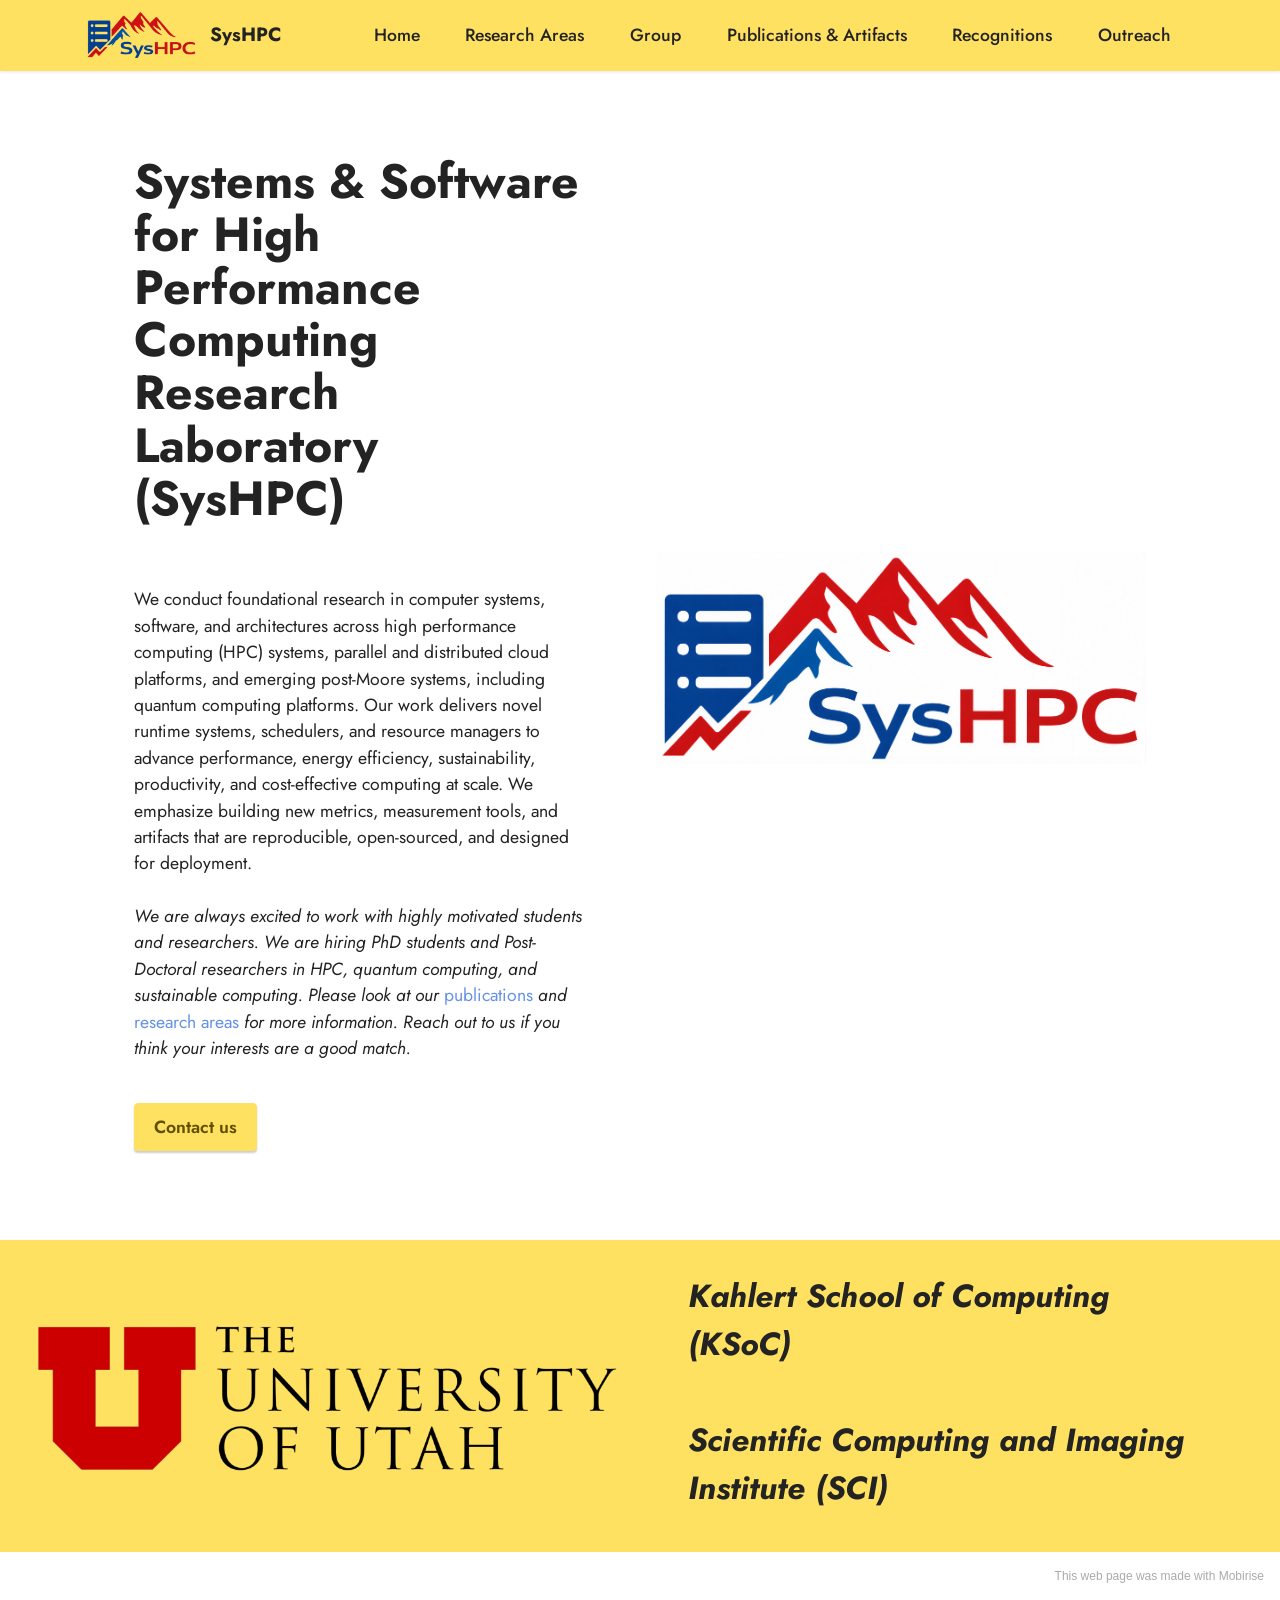
<file: index.html>
<!DOCTYPE html>
<html  >
<head>
  <!-- Site made with Mobirise Website Builder v5.4.1, https://mobirise.com -->
  <meta charset="UTF-8">
  <meta http-equiv="X-UA-Compatible" content="IE=edge">
  <meta name="generator" content="Mobirise v5.4.1, mobirise.com">
  <meta name="viewport" content="width=device-width, initial-scale=1, minimum-scale=1">
  <link rel="shortcut icon" href="assets/images/syshpc-removebg.png" type="image/x-icon">
  <meta name="description" content="">
  
  
  <title>Home</title>
  <link rel="stylesheet" href="assets/bootstrap/css/bootstrap.min.css">
  <link rel="stylesheet" href="assets/bootstrap/css/bootstrap-grid.min.css">
  <link rel="stylesheet" href="assets/bootstrap/css/bootstrap-reboot.min.css">
  <link rel="stylesheet" href="assets/parallax/jarallax.css">
  <link rel="stylesheet" href="assets/dropdown/css/style.css">
  <link rel="stylesheet" href="assets/socicon/css/styles.css">
  <link rel="stylesheet" href="assets/theme/css/style.css">
  <link rel="preload" href="https://fonts.googleapis.com/css?family=Jost:100,200,300,400,500,600,700,800,900,100i,200i,300i,400i,500i,600i,700i,800i,900i&display=swap" as="style" onload="this.onload=null;this.rel='stylesheet'">
  <noscript><link rel="stylesheet" href="https://fonts.googleapis.com/css?family=Jost:100,200,300,400,500,600,700,800,900,100i,200i,300i,400i,500i,600i,700i,800i,900i&display=swap"></noscript>
  <link rel="preload" as="style" href="assets/mobirise/css/mbr-additional.css"><link rel="stylesheet" href="assets/mobirise/css/mbr-additional.css" type="text/css">
  
  
  
  
</head>
<body>
  
  <section data-bs-version="5.1" class="menu menu2 cid-v6v8Bqb8PR" once="menu" id="menu2-4">
    
    <nav class="navbar navbar-dropdown navbar-fixed-top navbar-expand-lg">
        <div class="container">
            <div class="navbar-brand">
                <span class="navbar-logo">
                    <a href="index.html">
                        <img src="assets/images/syshpc-removebg.png" alt="Mobirise" style="height: 3rem;">
                    </a>
                </span>
                <span class="navbar-caption-wrap"><a class="navbar-caption text-black text-primary display-7" href="index.html">SysHPC</a></span>
            </div>
            <button class="navbar-toggler" type="button" data-toggle="collapse" data-bs-toggle="collapse" data-target="#navbarSupportedContent" data-bs-target="#navbarSupportedContent" aria-controls="navbarNavAltMarkup" aria-expanded="false" aria-label="Toggle navigation">
                <div class="hamburger">
                    <span></span>
                    <span></span>
                    <span></span>
                    <span></span>
                </div>
            </button>
            <div class="collapse navbar-collapse" id="navbarSupportedContent">
                <ul class="navbar-nav nav-dropdown nav-right" data-app-modern-menu="true"><li class="nav-item"><a class="nav-link link text-black text-primary display-4" href="index.html">Home</a></li>
                    <li class="nav-item"><a class="nav-link link text-black text-primary display-4" href="researchareas.html">Research Areas</a></li><li class="nav-item"><a class="nav-link link text-black text-primary display-4" href="labmembers.html">Group</a></li><li class="nav-item"><a class="nav-link link text-black text-primary display-4" href="publications.html">Publications &amp; Artifacts</a>
                    </li><li class="nav-item"><a class="nav-link link text-black text-primary display-4" href="recognition.html">Recognitions</a></li><li class="nav-item"><a class="nav-link link text-black text-primary display-4" href="outreach.html">Outreach</a></li></ul>
                
                
            </div>
        </div>
    </nav>
</section>

<section data-bs-version="5.1" class="features15 cid-v6vtnjXTyP" id="features16-9">

    

    
    <div class="container">
        <div class="content-wrapper">
            <div class="row align-items-center">
                <div class="col-12 col-lg">
                    <div class="text-wrapper">
                        <h6 class="card-title mbr-fonts-style display-2">
                            <strong>Systems &amp; Software for High Performance Computing Research Laboratory (SysHPC)</strong><br><strong><br></strong></h6>
                        <p class="mbr-text mbr-fonts-style mb-4 display-4">We conduct foundational research in computer systems, software, and architectures across high performance computing (HPC) systems, parallel and distributed cloud platforms, and emerging post-Moore systems, including quantum computing platforms. Our work delivers novel runtime systems, schedulers, and resource managers to advance performance, energy efficiency, sustainability, productivity, and cost-effective computing at scale. We emphasize building new metrics, measurement tools, and artifacts that are reproducible, open-sourced, and designed for deployment.<br><br><em>We are always excited to work with highly motivated students and researchers. We are hiring PhD students and Post-Doctoral researchers in HPC, quantum computing, and sustainable computing. Please look at our&nbsp;<a href="publications.html" class="text-primary" style="">publications</a> and <a href="researchareas.html" class="text-primary" style="">research areas</a> for more information. Reach out to us if you think your interests are a good match.</em></p>
                        <div class="mbr-section-btn mt-3"><a class="btn btn-warning display-4" href="mailto:rohanbasuroy@sci.utah.edu">Contact us</a></div>
                    </div>
                </div>
                <div class="col-12 col-lg-6">
                    <div class="image-wrapper">
                        <img src="assets/images/4e35506f-b64b-4143-8c63-41e291c3eab0.jpg" alt="Mobirise">
                    </div>
                </div>
            </div>
        </div>
    </div>
</section>

<section data-bs-version="5.1" class="features6 cid-v6vJcfiCQ5 mbr-parallax-background" id="features7-f">
    <!---->
    

    <div class="mbr-overlay" style="opacity: 1; background-color: rgb(255, 225, 97);">
    </div>
    <div class="container-fluid">
        <div class="card-wrapper">
            <div class="row align-items-center">
                <div class="col-12 col-lg-6">
                    <div class="image-wrapper">
                        <img src="assets/images/university-of-utah-logo.png" alt="Mobirise">
                    </div>
                </div>
                <div class="col-12 col-lg">
                    <div class="text-box">
                        <h5 class="mbr-title mbr-fonts-style display-5"><em><strong>Kahlert School of Computing (KSoC)</strong><br></em><br><strong><em>Scientific Computing and Imaging Institute (SCI)</em></strong></h5>
                        
                        
                        
                    </div>
                </div>
            </div>
        </div>
    </div>
</section><section style="background-color: #fff; font-family: -apple-system, BlinkMacSystemFont, 'Segoe UI', 'Roboto', 'Helvetica Neue', Arial, sans-serif; color:#aaa; font-size:12px; padding: 0; align-items: center; display: flex;"><a href="https://mobirise.site/g" style="flex: 1 1; height: 3rem; padding-left: 1rem;"></a><p style="flex: 0 0 auto; margin:0; padding-right:1rem;">This <a href="https://mobirise.site/e" style="color:#aaa;">web page</a> was made with Mobirise</p></section><script src="assets/bootstrap/js/bootstrap.bundle.min.js"></script>  <script src="assets/parallax/jarallax.js"></script>  <script src="assets/smoothscroll/smooth-scroll.js"></script>  <script src="assets/ytplayer/index.js"></script>  <script src="assets/dropdown/js/navbar-dropdown.js"></script>  <script src="assets/theme/js/script.js"></script>  
  
  
</body>
</html>
</file>
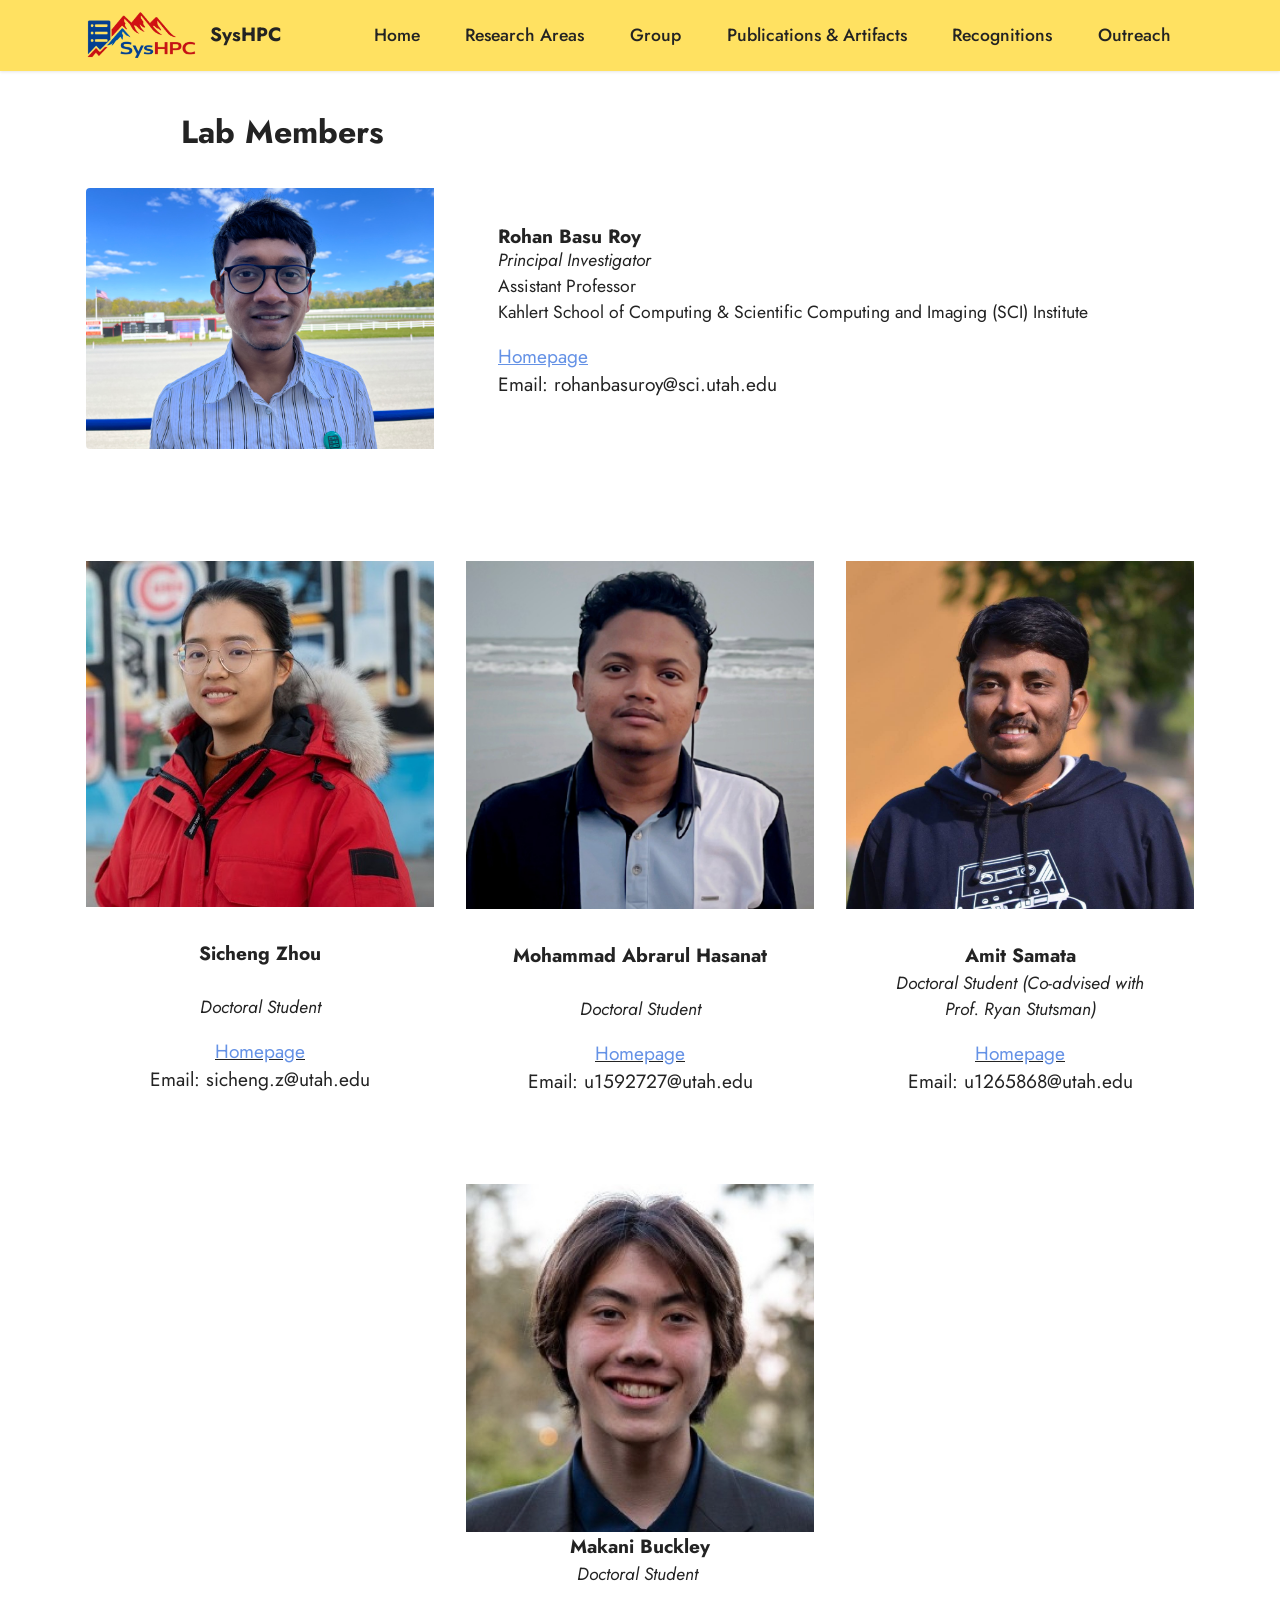
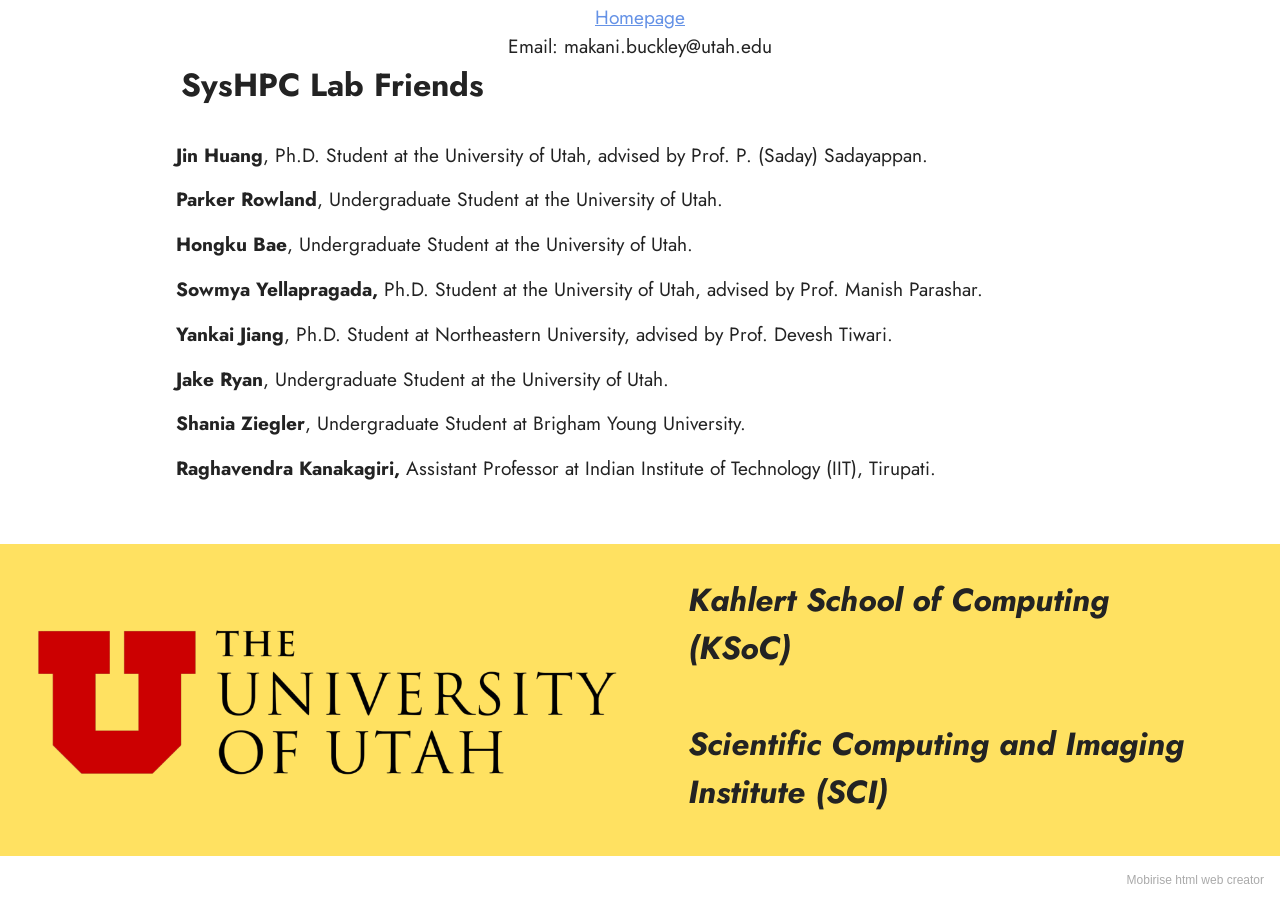
<file: labmembers.html>
<!DOCTYPE html>
<html  >
<head>
  <!-- Site made with Mobirise Website Builder v5.4.1, https://mobirise.com -->
  <meta charset="UTF-8">
  <meta http-equiv="X-UA-Compatible" content="IE=edge">
  <meta name="generator" content="Mobirise v5.4.1, mobirise.com">
  <meta name="viewport" content="width=device-width, initial-scale=1, minimum-scale=1">
  <link rel="shortcut icon" href="assets/images/syshpc-removebg.png" type="image/x-icon">
  <meta name="description" content="">
  
  
  <title>Lab Members</title>
  <link rel="stylesheet" href="assets/bootstrap/css/bootstrap.min.css">
  <link rel="stylesheet" href="assets/bootstrap/css/bootstrap-grid.min.css">
  <link rel="stylesheet" href="assets/bootstrap/css/bootstrap-reboot.min.css">
  <link rel="stylesheet" href="assets/parallax/jarallax.css">
  <link rel="stylesheet" href="assets/dropdown/css/style.css">
  <link rel="stylesheet" href="assets/socicon/css/styles.css">
  <link rel="stylesheet" href="assets/theme/css/style.css">
  <link rel="preload" href="https://fonts.googleapis.com/css?family=Jost:100,200,300,400,500,600,700,800,900,100i,200i,300i,400i,500i,600i,700i,800i,900i&display=swap" as="style" onload="this.onload=null;this.rel='stylesheet'">
  <noscript><link rel="stylesheet" href="https://fonts.googleapis.com/css?family=Jost:100,200,300,400,500,600,700,800,900,100i,200i,300i,400i,500i,600i,700i,800i,900i&display=swap"></noscript>
  <link rel="preload" as="style" href="assets/mobirise/css/mbr-additional.css"><link rel="stylesheet" href="assets/mobirise/css/mbr-additional.css" type="text/css">
  
  
  
  
</head>
<body>
  
  <section data-bs-version="5.1" class="menu menu2 cid-v6v8Bqb8PR" once="menu" id="menu2-k">
    
    <nav class="navbar navbar-dropdown navbar-fixed-top navbar-expand-lg">
        <div class="container">
            <div class="navbar-brand">
                <span class="navbar-logo">
                    <a href="index.html">
                        <img src="assets/images/syshpc-removebg.png" alt="Mobirise" style="height: 3rem;">
                    </a>
                </span>
                <span class="navbar-caption-wrap"><a class="navbar-caption text-black text-primary display-7" href="index.html">SysHPC</a></span>
            </div>
            <button class="navbar-toggler" type="button" data-toggle="collapse" data-bs-toggle="collapse" data-target="#navbarSupportedContent" data-bs-target="#navbarSupportedContent" aria-controls="navbarNavAltMarkup" aria-expanded="false" aria-label="Toggle navigation">
                <div class="hamburger">
                    <span></span>
                    <span></span>
                    <span></span>
                    <span></span>
                </div>
            </button>
            <div class="collapse navbar-collapse" id="navbarSupportedContent">
                <ul class="navbar-nav nav-dropdown nav-right" data-app-modern-menu="true"><li class="nav-item"><a class="nav-link link text-black text-primary display-4" href="index.html">Home</a></li>
                    <li class="nav-item"><a class="nav-link link text-black text-primary display-4" href="researchareas.html">Research Areas</a></li><li class="nav-item"><a class="nav-link link text-black text-primary display-4" href="labmembers.html">Group</a></li><li class="nav-item"><a class="nav-link link text-black text-primary display-4" href="publications.html">Publications &amp; Artifacts</a>
                    </li><li class="nav-item"><a class="nav-link link text-black text-primary display-4" href="recognition.html">Recognitions</a></li><li class="nav-item"><a class="nav-link link text-black text-primary display-4" href="outreach.html">Outreach</a></li></ul>
                
                
            </div>
        </div>
    </nav>
</section>

<section data-bs-version="5.1" class="content4 cid-v6wxDM2BJU" id="content4-n">
    
    
    <div class="container">
        <div class="row justify-content-center">
            <div class="title col-md-12 col-lg-10">
                <h3 class="mbr-section-title mbr-fonts-style align-center mb-4 display-5">
                    <strong>Lab Members</strong></h3>
                
                
            </div>
        </div>
    </div>
</section>

<section data-bs-version="5.1" class="team2 cid-v6wy3LXNN4" xmlns="http://www.w3.org/1999/html" id="team2-o">
    
    
    <div class="container">
        <div class="card">
            <div class="card-wrapper">
                <div class="row align-items-center">
                    <div class="col-12 col-md-4">
                        <div class="image-wrapper">
                            <img src="assets/images/rohanbasuroy.jpeg" alt="Mobirise">
                        </div>
                    </div>
                    <div class="col-12 col-md">
                        <div class="card-box">
                            <h5 class="card-title mbr-fonts-style m-0 display-7">
                                <strong>Rohan Basu Roy</strong></h5>
                            <h6 class="card-subtitle mbr-fonts-style mb-3 display-4">
                                <em>Principal Investigator<br></em>Assistant Professor<br>Kahlert School of Computing &amp; Scientific Computing and Imaging (SCI) Institute</h6>
                            <p class="mbr-text mbr-fonts-style display-7"><a href="https://rohanbasuroy.github.io/" class="text-primary"><u style="">Homepage</u></a><br>Email: rohanbasuroy@sci.utah.edu</p>
                            
                        </div>
                    </div>
                </div>
            </div>
        </div>
        
        
    </div>
</section>

<section data-bs-version="5.1" class="team1 cid-v6wFbdeIfF" id="team1-p">
    

    
    <div class="container">
        <div class="row justify-content-center">
            
            <div class="col-sm-6 col-lg-4">
                <div class="card-wrap">
                    <div class="image-wrap">
                        <img src="assets/images/sicheng.jpeg" alt="">
                    </div>
                    <div class="content-wrap">
                        <h5 class="mbr-section-title card-title mbr-fonts-style align-center m-0 display-7">
                            <strong>Sicheng Zhou</strong></h5>
                        <h6 class="mbr-role mbr-fonts-style align-center mb-3 display-4">
                            <em><br></em><em>Doctoral Student</em></h6>
                        <p class="card-text mbr-fonts-style align-center display-7"><u>
                            <a href="https://sites.google.com/uchicago.edu/sicheng-zhou/bio" class="text-primary">Homepage</a></u><br>Email: sicheng.z@utah.edu<u><a href="https://sites.google.com/uchicago.edu/sicheng-zhou/bio" class="text-primary"><br></a></u><br><br></p>
                        
                        
                    </div>
                </div>
            </div>

            <div class="col-sm-6 col-lg-4">
                <div class="card-wrap">
                    <div class="image-wrap">
                        <img src="assets/images/abrarul.jpeg" alt="">
                    </div>
                    <div class="content-wrap">
                        <h5 class="mbr-section-title card-title mbr-fonts-style align-center m-0 display-7"><strong>Mohammad Abrarul Hasanat</strong></h5>
                        <h6 class="mbr-role mbr-fonts-style align-center mb-3 display-4">
                            <em><br></em><em>Doctoral Student</em></h6>
                        <p class="card-text mbr-fonts-style align-center display-7"><u>
                            <a href="https://www.linkedin.com/in/ab23rar/?originalSubdomain=bd" class="text-primary">Homepage</a></u><br>Email: u1592727@utah.edu<br></p>
                        
                        
                    </div>
                </div>
            </div>

            <div class="col-sm-6 col-lg-4">
                <div class="card-wrap">
                    <div class="image-wrap">
                        <img src="assets/images/as.jpeg" alt="">
                    </div>
                    <div class="content-wrap">
                        <h5 class="mbr-section-title card-title mbr-fonts-style align-center m-0 display-7">
                            <strong>Amit Samata</strong></h5>
                        <h6 class="mbr-role mbr-fonts-style align-center mb-3 display-4"><em>Doctoral Student (Co-advised with Prof. Ryan Stutsman)</em></h6>
                        <p class="card-text mbr-fonts-style align-center display-7"><u><a href="https://samanta-amit.github.io/" class="text-primary">Homepage</a></u><br>Email: u1265868@utah.edu<u><a href="https://samanta-amit.github.io/" class="text-primary"><br></a></u></p>
                        
                        
                    </div>
                </div>
            </div>

            
        </div>
    </div>
</section>

<section data-bs-version="5.1" class="team1 cid-vwt5f3LAA0" id="team1-1h">
    

    
    <div class="container">
        <div class="row justify-content-center">
            
            <div class="col-sm-6 col-lg-4">
                <div class="card-wrap">
                    <div class="image-wrap">
                        <img src="assets/images/makani-cropped-1146x1146.jpeg" alt="">
                    </div>
                    <div class="content-wrap">
                        <h5 class="mbr-section-title card-title mbr-fonts-style align-center m-0 display-7">
                            <strong>Makani Buckley</strong></h5>
                        <h6 class="mbr-role mbr-fonts-style align-center mb-3 display-4"><em>Doctoral Student&nbsp;</em></h6>
                        <p class="card-text mbr-fonts-style align-center display-7"><a href="https://www.linkedin.com/in/makani-buckley-729a08248" class="text-primary"><u>Homepage</u></a><br>Email: makani.buckley@utah.edu</p>
                        
                        
                    </div>
                </div>
            </div>

            

            

            
        </div>
    </div>
</section>

<section data-bs-version="5.1" class="content4 cid-v6wKv3jbP4" id="content4-s">
    
    
    <div class="container">
        <div class="row justify-content-center">
            <div class="title col-md-12 col-lg-10">
                <h3 class="mbr-section-title mbr-fonts-style align-center mb-4 display-5">
                    <strong>SysHPC Lab Friends</strong></h3>
                
                
            </div>
        </div>
    </div>
</section>

<section data-bs-version="5.1" class="content8 cid-v6wLop5WKp" id="content8-u">
    
    <div class="container-fluid">
        <div class="row justify-content-center">
            <div class="counter-container col-md-12 col-lg-10">
                
                <div class="mbr-text mbr-fonts-style display-7">
                    <ul>
                        <li><strong>Jin Huang</strong><span style="font-size: 1.2rem;">, Ph.D. Student at the University of Utah, advised by Prof. P. (Saday) Sadayappan.</span></li><li><span style="font-size: 1.2rem;"><strong>Parker Rowland</strong>, Undergraduate Student at the University of Utah.</span></li><li><span style="font-size: 1.2rem;"><strong>Hongku Bae</strong>, Undergraduate Student at the University of Utah.</span></li><li><strong>Sowmya Yellapragada, </strong>Ph.D. Student at the University of Utah, advised by Prof. Manish Parashar.</li><li><strong>Yankai Jiang</strong>, Ph.D. Student at Northeastern University, advised by Prof. Devesh Tiwari.</li><li><strong>Jake Ryan</strong>, Undergraduate Student at the University of Utah.</li><li><strong>Shania Ziegler</strong>, Undergraduate Student at Brigham Young University.</li><li><strong>Raghavendra Kanakagiri,</strong>&nbsp;Assistant Professor at Indian Institute of Technology (IIT), Tirupati.&nbsp;</li><li><br></li>
                    </ul>
                </div>
            </div>
        </div>
    </div>
</section>

<section data-bs-version="5.1" class="features6 cid-v6wN897Iuj mbr-parallax-background" id="features7-v">
    <!---->
    

    <div class="mbr-overlay" style="opacity: 1; background-color: rgb(255, 225, 97);">
    </div>
    <div class="container-fluid">
        <div class="card-wrapper">
            <div class="row align-items-center">
                <div class="col-12 col-lg-6">
                    <div class="image-wrapper">
                        <img src="assets/images/university-of-utah-logo.png" alt="Mobirise">
                    </div>
                </div>
                <div class="col-12 col-lg">
                    <div class="text-box">
                        <h5 class="mbr-title mbr-fonts-style display-5"><em><strong>Kahlert School of Computing (KSoC)</strong><br></em><br><strong><em>Scientific Computing and Imaging Institute (SCI)</em></strong></h5>
                        
                        
                        
                    </div>
                </div>
            </div>
        </div>
    </div>
</section><section style="background-color: #fff; font-family: -apple-system, BlinkMacSystemFont, 'Segoe UI', 'Roboto', 'Helvetica Neue', Arial, sans-serif; color:#aaa; font-size:12px; padding: 0; align-items: center; display: flex;"><a href="https://mobirise.site/f" style="flex: 1 1; height: 3rem; padding-left: 1rem;"></a><p style="flex: 0 0 auto; margin:0; padding-right:1rem;"><a href="https://mobirise.site" style="color:#aaa;">Mobirise</a> html web creator</p></section><script src="assets/bootstrap/js/bootstrap.bundle.min.js"></script>  <script src="assets/parallax/jarallax.js"></script>  <script src="assets/smoothscroll/smooth-scroll.js"></script>  <script src="assets/ytplayer/index.js"></script>  <script src="assets/dropdown/js/navbar-dropdown.js"></script>  <script src="assets/theme/js/script.js"></script>  
  
  
</body>
</html>
</file>
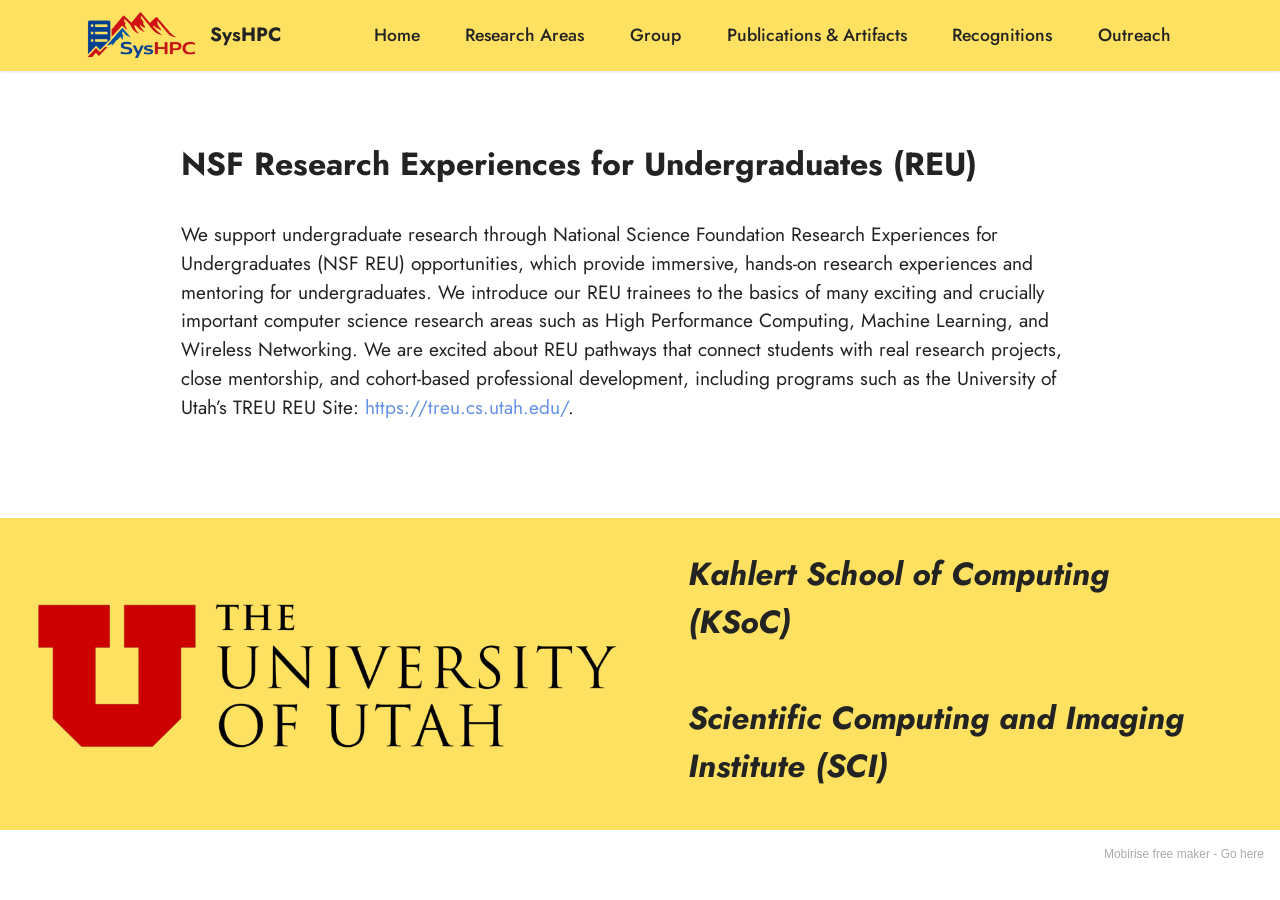
<file: outreach.html>
<!DOCTYPE html>
<html  >
<head>
  <!-- Site made with Mobirise Website Builder v5.4.1, https://mobirise.com -->
  <meta charset="UTF-8">
  <meta http-equiv="X-UA-Compatible" content="IE=edge">
  <meta name="generator" content="Mobirise v5.4.1, mobirise.com">
  <meta name="viewport" content="width=device-width, initial-scale=1, minimum-scale=1">
  <link rel="shortcut icon" href="assets/images/syshpc-removebg.png" type="image/x-icon">
  <meta name="description" content="">
  
  
  <title>Outreach</title>
  <link rel="stylesheet" href="assets/bootstrap/css/bootstrap.min.css">
  <link rel="stylesheet" href="assets/bootstrap/css/bootstrap-grid.min.css">
  <link rel="stylesheet" href="assets/bootstrap/css/bootstrap-reboot.min.css">
  <link rel="stylesheet" href="assets/parallax/jarallax.css">
  <link rel="stylesheet" href="assets/dropdown/css/style.css">
  <link rel="stylesheet" href="assets/socicon/css/styles.css">
  <link rel="stylesheet" href="assets/theme/css/style.css">
  <link rel="preload" href="https://fonts.googleapis.com/css?family=Jost:100,200,300,400,500,600,700,800,900,100i,200i,300i,400i,500i,600i,700i,800i,900i&display=swap" as="style" onload="this.onload=null;this.rel='stylesheet'">
  <noscript><link rel="stylesheet" href="https://fonts.googleapis.com/css?family=Jost:100,200,300,400,500,600,700,800,900,100i,200i,300i,400i,500i,600i,700i,800i,900i&display=swap"></noscript>
  <link rel="preload" as="style" href="assets/mobirise/css/mbr-additional.css"><link rel="stylesheet" href="assets/mobirise/css/mbr-additional.css" type="text/css">
  
  
  
  
</head>
<body>
  
  <section data-bs-version="5.1" class="menu menu2 cid-v6v8Bqb8PR" once="menu" id="menu2-1a">
    
    <nav class="navbar navbar-dropdown navbar-fixed-top navbar-expand-lg">
        <div class="container">
            <div class="navbar-brand">
                <span class="navbar-logo">
                    <a href="index.html">
                        <img src="assets/images/syshpc-removebg.png" alt="Mobirise" style="height: 3rem;">
                    </a>
                </span>
                <span class="navbar-caption-wrap"><a class="navbar-caption text-black text-primary display-7" href="index.html">SysHPC</a></span>
            </div>
            <button class="navbar-toggler" type="button" data-toggle="collapse" data-bs-toggle="collapse" data-target="#navbarSupportedContent" data-bs-target="#navbarSupportedContent" aria-controls="navbarNavAltMarkup" aria-expanded="false" aria-label="Toggle navigation">
                <div class="hamburger">
                    <span></span>
                    <span></span>
                    <span></span>
                    <span></span>
                </div>
            </button>
            <div class="collapse navbar-collapse" id="navbarSupportedContent">
                <ul class="navbar-nav nav-dropdown nav-right" data-app-modern-menu="true"><li class="nav-item"><a class="nav-link link text-black text-primary display-4" href="index.html">Home</a></li>
                    <li class="nav-item"><a class="nav-link link text-black text-primary display-4" href="researchareas.html">Research Areas</a></li><li class="nav-item"><a class="nav-link link text-black text-primary display-4" href="labmembers.html">Group</a></li><li class="nav-item"><a class="nav-link link text-black text-primary display-4" href="publications.html">Publications &amp; Artifacts</a>
                    </li><li class="nav-item"><a class="nav-link link text-black text-primary display-4" href="recognition.html">Recognitions</a></li><li class="nav-item"><a class="nav-link link text-black text-primary display-4" href="outreach.html">Outreach</a></li></ul>
                
                
            </div>
        </div>
    </nav>
</section>

<section data-bs-version="5.1" class="content5 cid-vbf1iCmNe8" id="content5-1c">
    
    <div class="container">
        <div class="row justify-content-center">
            <div class="col-md-12 col-lg-10">
                
                <h4 class="mbr-section-subtitle mbr-fonts-style mb-4 display-5"><strong>NSF Research Experiences for Undergraduates (REU)</strong></h4>
                <p class="mbr-text mbr-fonts-style display-7">
                    We support undergraduate research through National Science Foundation Research Experiences for Undergraduates (NSF REU) opportunities, which provide immersive, hands-on research experiences and mentoring for undergraduates. We introduce our REU trainees to the basics of many exciting and crucially important computer science research areas such as High Performance Computing, Machine Learning, and Wireless Networking. We are excited about REU pathways that connect students with real research projects, close mentorship, and cohort-based professional development, including programs such as the University of Utah’s TREU REU Site:&nbsp;<a href="https://treu.cs.utah.edu/" class="text-primary">https://treu.cs.utah.edu/</a>.</p>
            </div>
        </div>
    </div>
</section>

<section data-bs-version="5.1" class="features6 cid-vbf1C1iD9U mbr-parallax-background" id="features7-1d">
    <!---->
    

    <div class="mbr-overlay" style="opacity: 1; background-color: rgb(255, 225, 97);">
    </div>
    <div class="container-fluid">
        <div class="card-wrapper">
            <div class="row align-items-center">
                <div class="col-12 col-lg-6">
                    <div class="image-wrapper">
                        <img src="assets/images/university-of-utah-logo.png" alt="Mobirise">
                    </div>
                </div>
                <div class="col-12 col-lg">
                    <div class="text-box">
                        <h5 class="mbr-title mbr-fonts-style display-5"><em><strong>Kahlert School of Computing (KSoC)</strong><br></em><br><strong><em>Scientific Computing and Imaging Institute (SCI)</em></strong></h5>
                        
                        
                        
                    </div>
                </div>
            </div>
        </div>
    </div>
</section><section style="background-color: #fff; font-family: -apple-system, BlinkMacSystemFont, 'Segoe UI', 'Roboto', 'Helvetica Neue', Arial, sans-serif; color:#aaa; font-size:12px; padding: 0; align-items: center; display: flex;"><a href="https://mobirise.site/n" style="flex: 1 1; height: 3rem; padding-left: 1rem;"></a><p style="flex: 0 0 auto; margin:0; padding-right:1rem;">Mobirise free maker - <a href="https://mobirise.site/o" style="color:#aaa;">Go here</a></p></section><script src="assets/bootstrap/js/bootstrap.bundle.min.js"></script>  <script src="assets/parallax/jarallax.js"></script>  <script src="assets/smoothscroll/smooth-scroll.js"></script>  <script src="assets/ytplayer/index.js"></script>  <script src="assets/dropdown/js/navbar-dropdown.js"></script>  <script src="assets/theme/js/script.js"></script>  
  
  
</body>
</html>
</file>
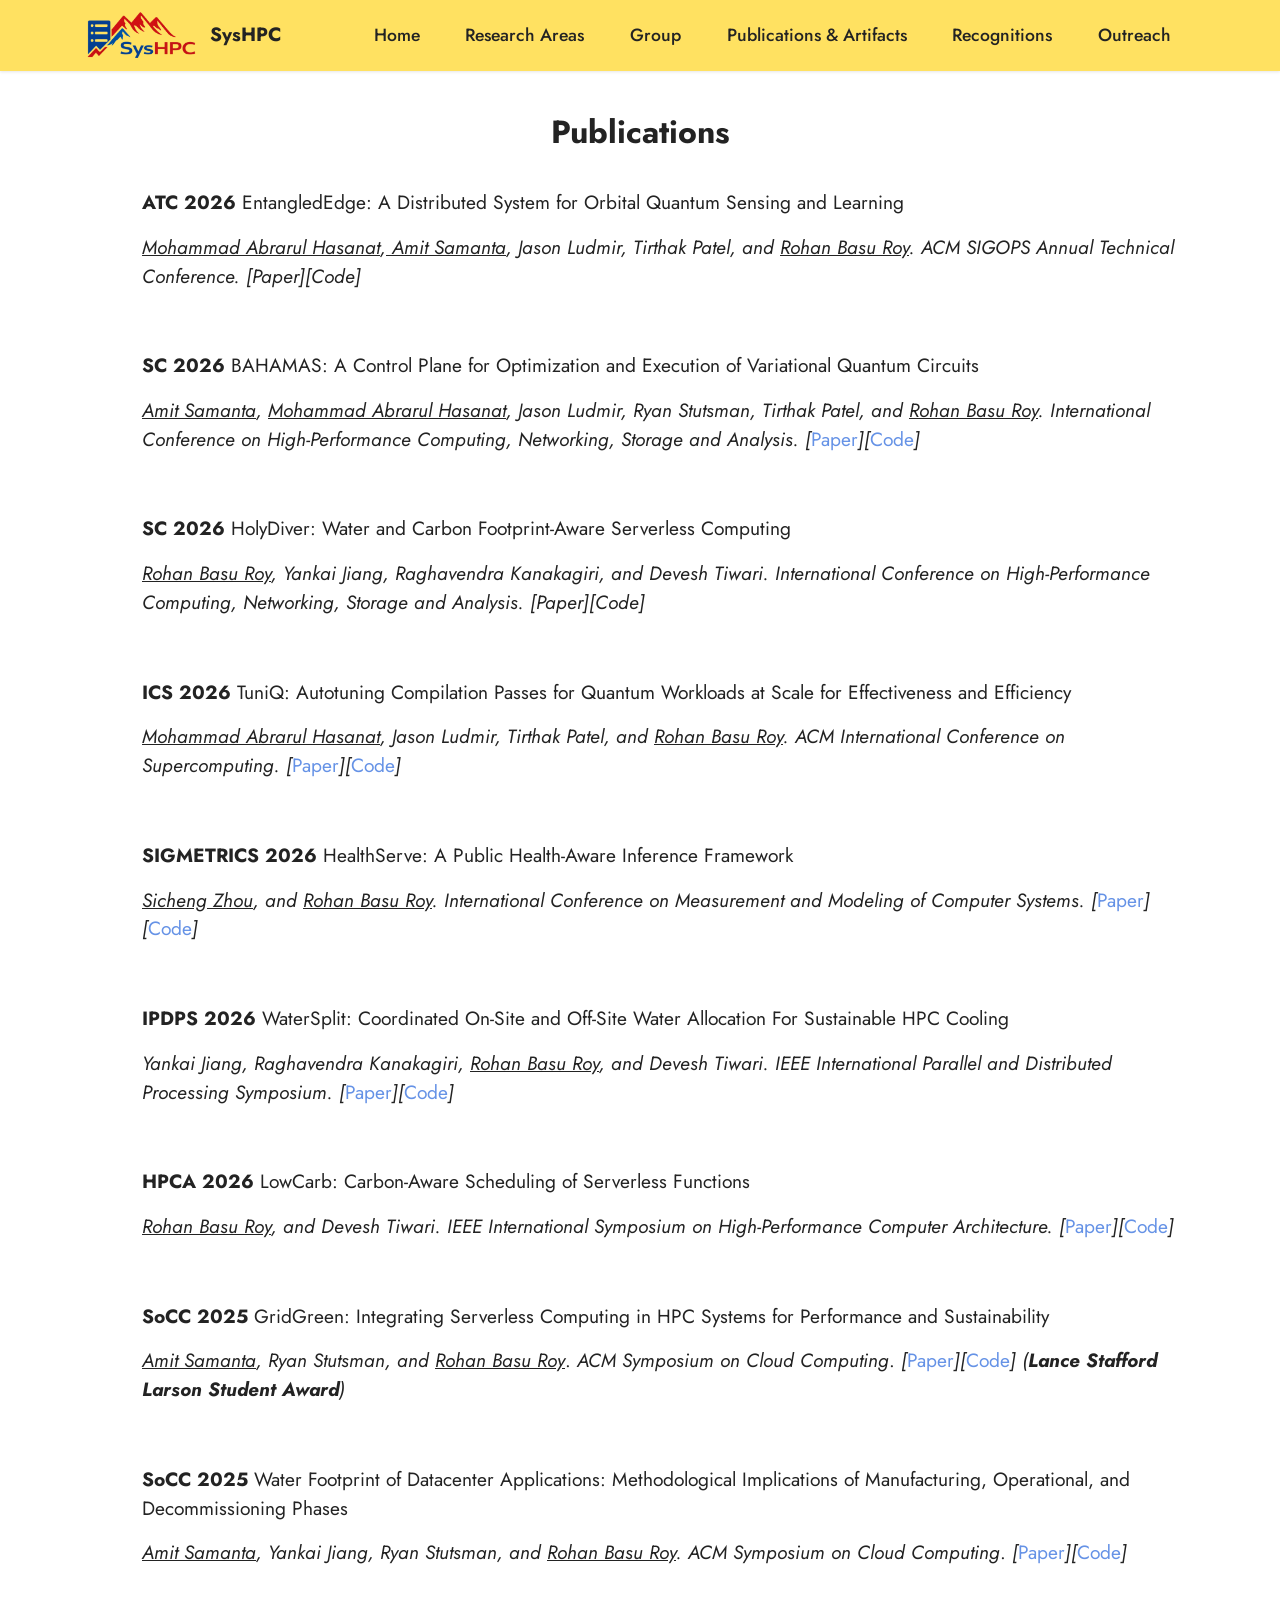
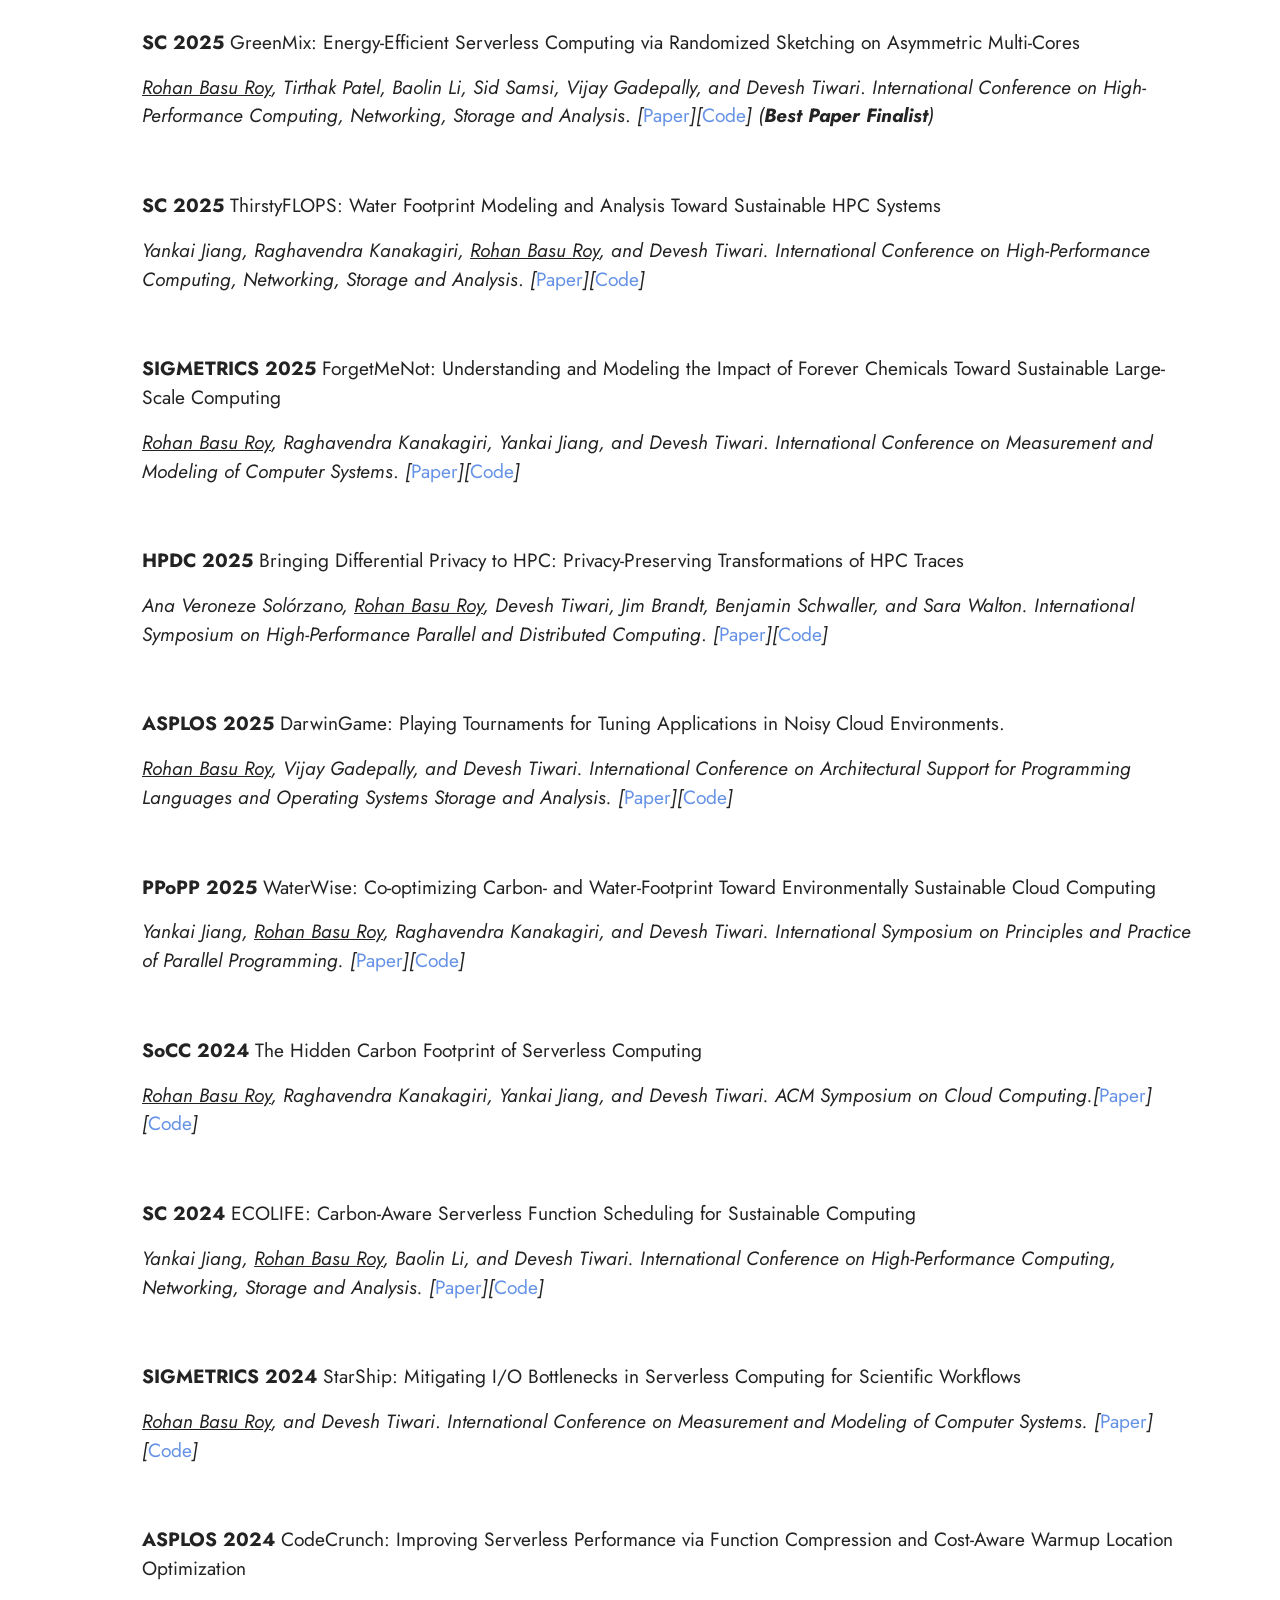
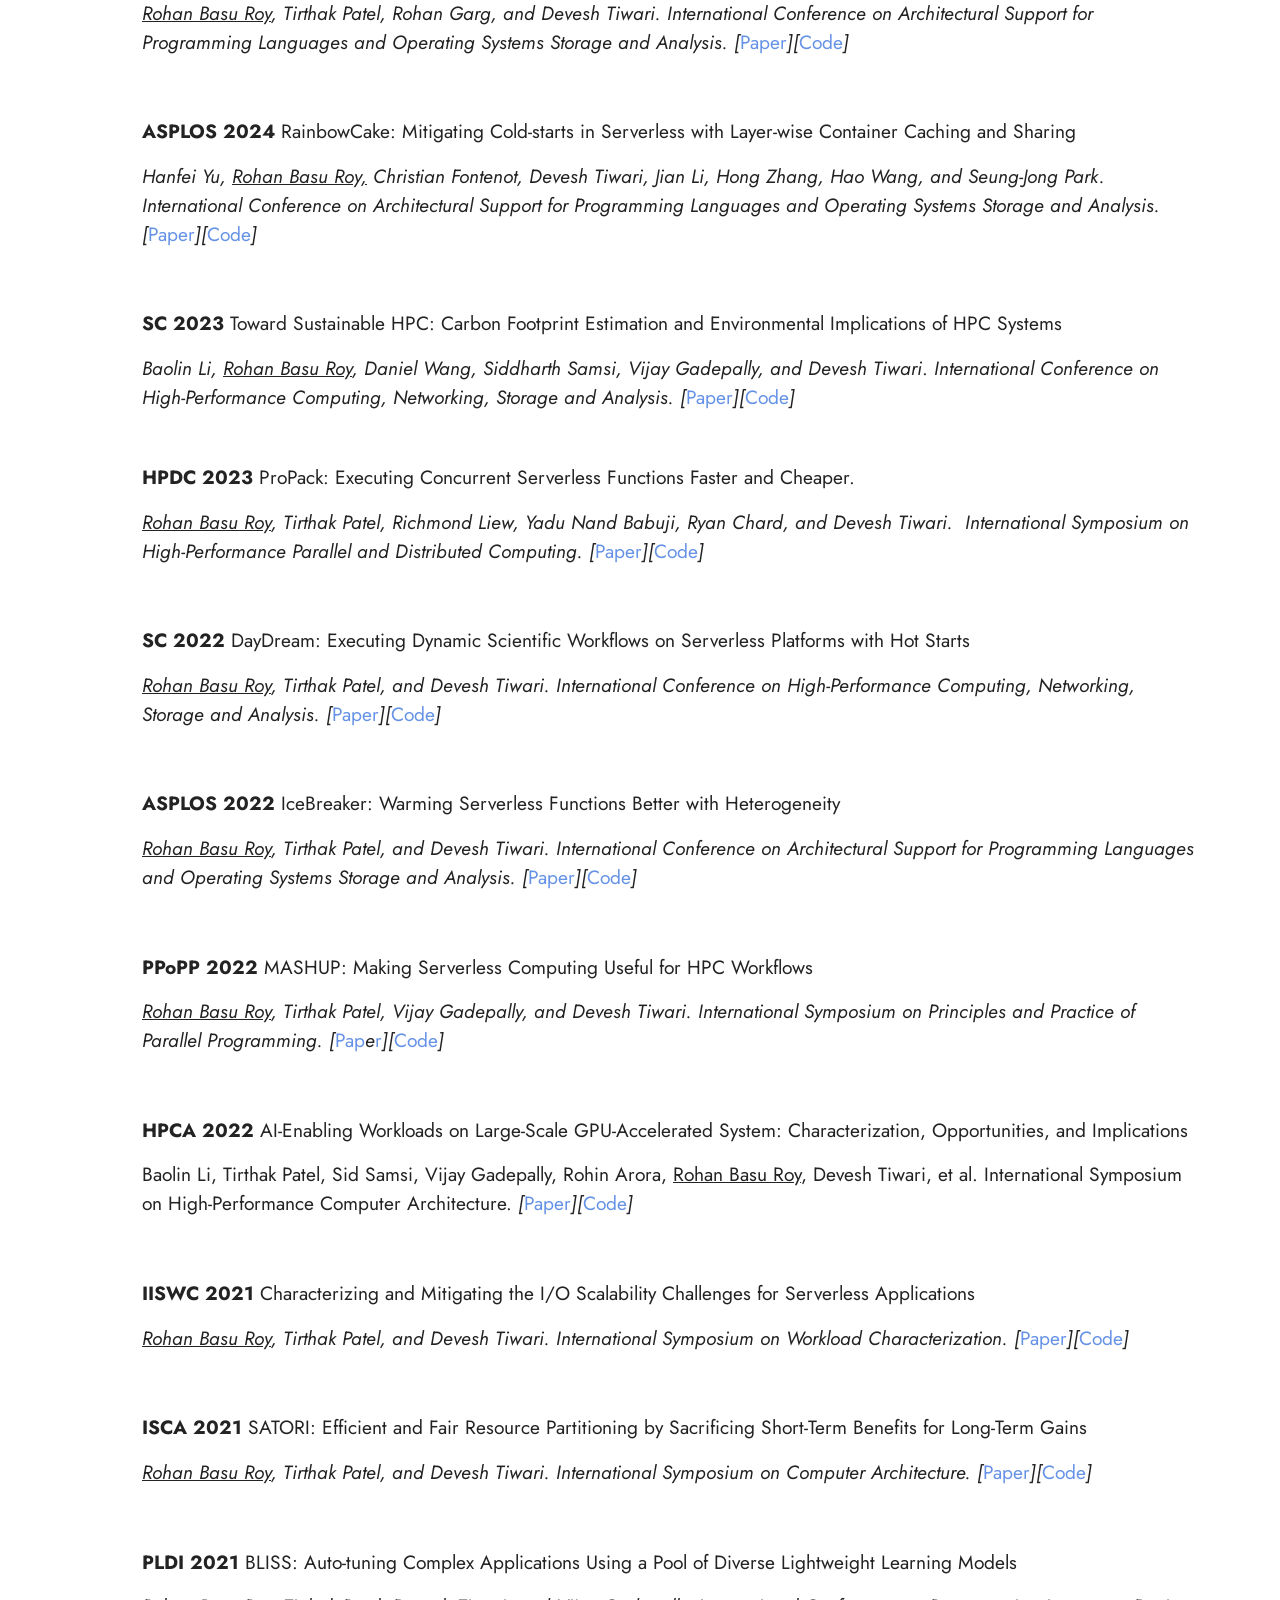
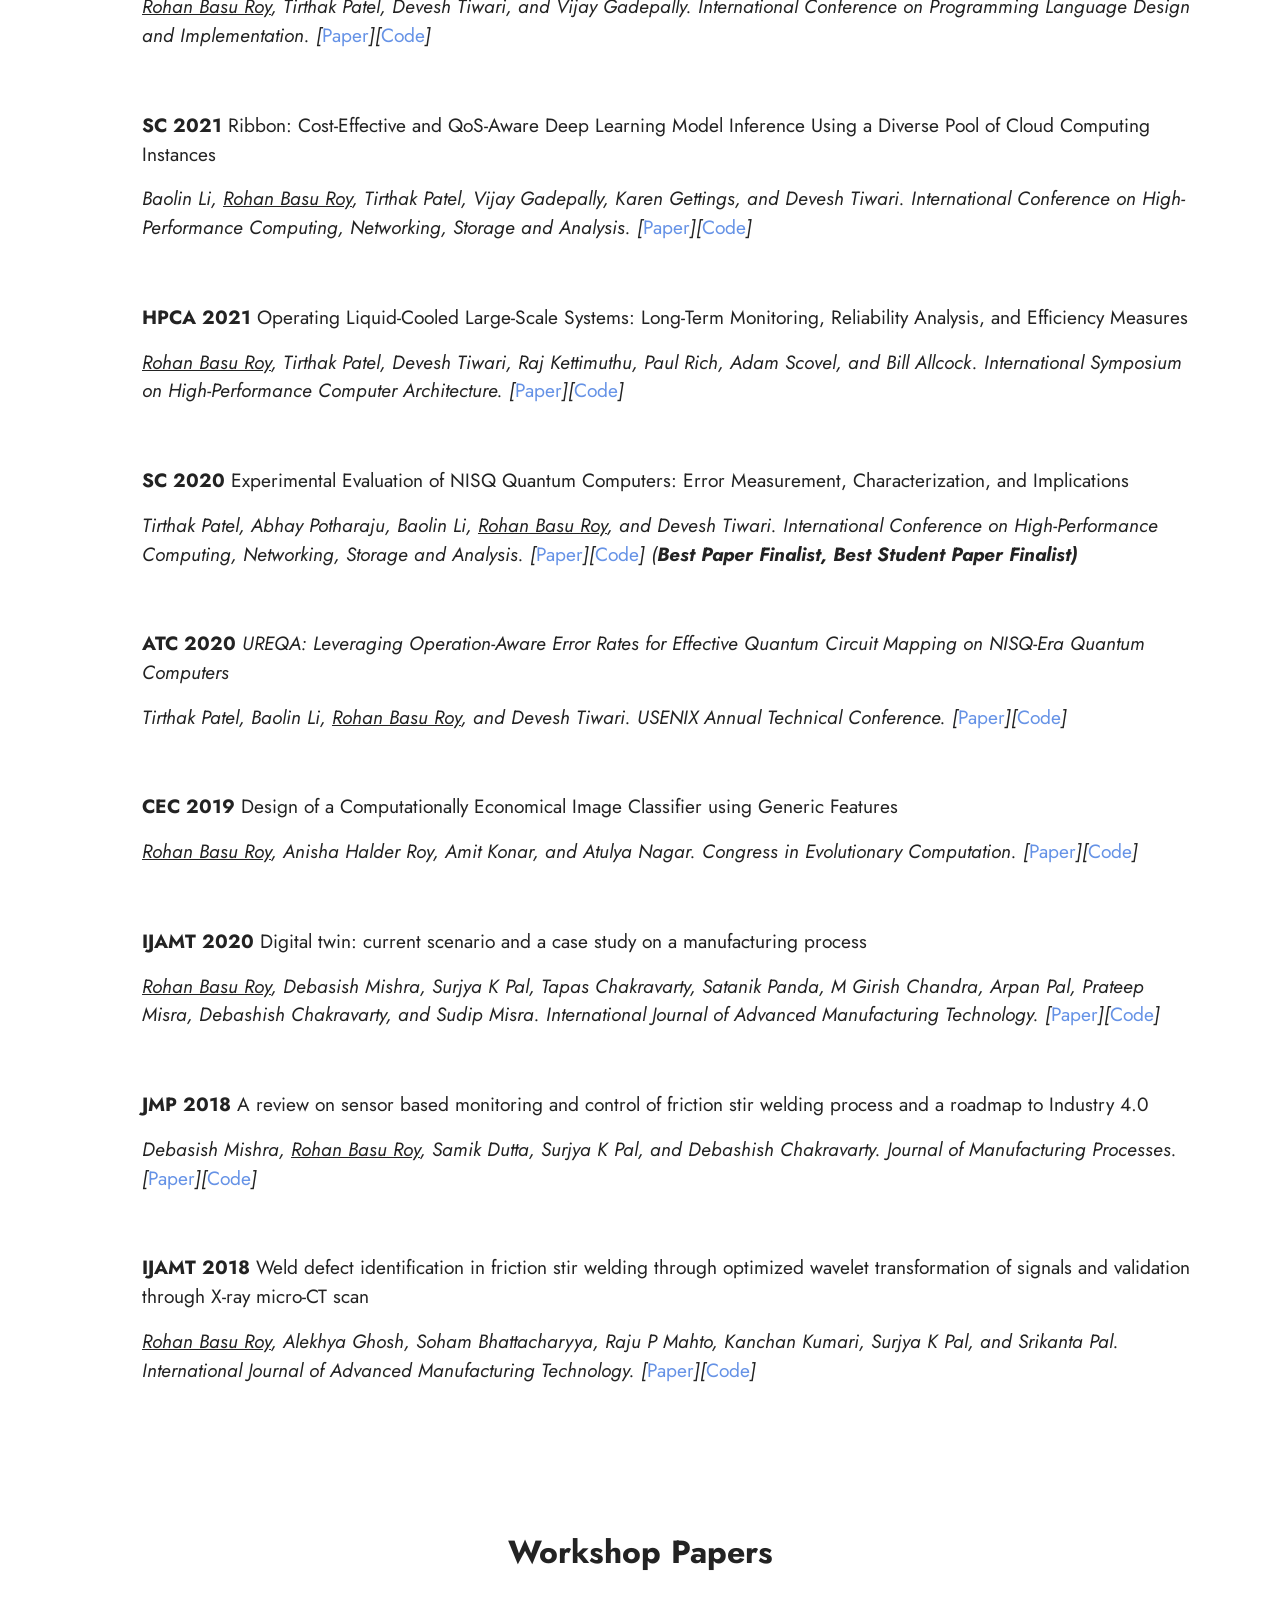
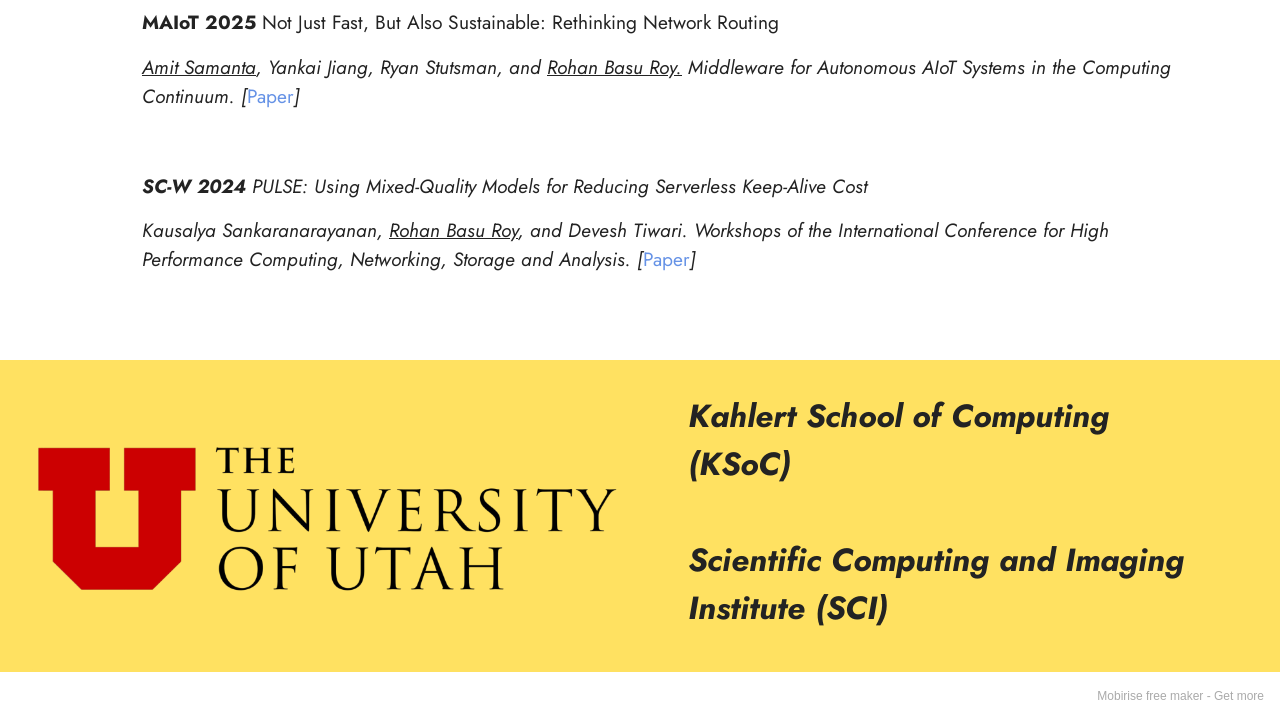
<file: publications.html>
<!DOCTYPE html>
<html  >
<head>
  <!-- Site made with Mobirise Website Builder v5.4.1, https://mobirise.com -->
  <meta charset="UTF-8">
  <meta http-equiv="X-UA-Compatible" content="IE=edge">
  <meta name="generator" content="Mobirise v5.4.1, mobirise.com">
  <meta name="viewport" content="width=device-width, initial-scale=1, minimum-scale=1">
  <link rel="shortcut icon" href="assets/images/syshpc-removebg.png" type="image/x-icon">
  <meta name="description" content="">
  
  
  <title>Publications</title>
  <link rel="stylesheet" href="assets/bootstrap/css/bootstrap.min.css">
  <link rel="stylesheet" href="assets/bootstrap/css/bootstrap-grid.min.css">
  <link rel="stylesheet" href="assets/bootstrap/css/bootstrap-reboot.min.css">
  <link rel="stylesheet" href="assets/parallax/jarallax.css">
  <link rel="stylesheet" href="assets/dropdown/css/style.css">
  <link rel="stylesheet" href="assets/socicon/css/styles.css">
  <link rel="stylesheet" href="assets/theme/css/style.css">
  <link rel="preload" href="https://fonts.googleapis.com/css?family=Jost:100,200,300,400,500,600,700,800,900,100i,200i,300i,400i,500i,600i,700i,800i,900i&display=swap" as="style" onload="this.onload=null;this.rel='stylesheet'">
  <noscript><link rel="stylesheet" href="https://fonts.googleapis.com/css?family=Jost:100,200,300,400,500,600,700,800,900,100i,200i,300i,400i,500i,600i,700i,800i,900i&display=swap"></noscript>
  <link rel="preload" as="style" href="assets/mobirise/css/mbr-additional.css"><link rel="stylesheet" href="assets/mobirise/css/mbr-additional.css" type="text/css">
  
  
  
  
</head>
<body>
  
  <section data-bs-version="5.1" class="menu menu2 cid-v6v8Bqb8PR" once="menu" id="menu2-g">
    
    <nav class="navbar navbar-dropdown navbar-fixed-top navbar-expand-lg">
        <div class="container">
            <div class="navbar-brand">
                <span class="navbar-logo">
                    <a href="index.html">
                        <img src="assets/images/syshpc-removebg.png" alt="Mobirise" style="height: 3rem;">
                    </a>
                </span>
                <span class="navbar-caption-wrap"><a class="navbar-caption text-black text-primary display-7" href="index.html">SysHPC</a></span>
            </div>
            <button class="navbar-toggler" type="button" data-toggle="collapse" data-bs-toggle="collapse" data-target="#navbarSupportedContent" data-bs-target="#navbarSupportedContent" aria-controls="navbarNavAltMarkup" aria-expanded="false" aria-label="Toggle navigation">
                <div class="hamburger">
                    <span></span>
                    <span></span>
                    <span></span>
                    <span></span>
                </div>
            </button>
            <div class="collapse navbar-collapse" id="navbarSupportedContent">
                <ul class="navbar-nav nav-dropdown nav-right" data-app-modern-menu="true"><li class="nav-item"><a class="nav-link link text-black text-primary display-4" href="index.html">Home</a></li>
                    <li class="nav-item"><a class="nav-link link text-black text-primary display-4" href="researchareas.html">Research Areas</a></li><li class="nav-item"><a class="nav-link link text-black text-primary display-4" href="labmembers.html">Group</a></li><li class="nav-item"><a class="nav-link link text-black text-primary display-4" href="publications.html">Publications &amp; Artifacts</a>
                    </li><li class="nav-item"><a class="nav-link link text-black text-primary display-4" href="recognition.html">Recognitions</a></li><li class="nav-item"><a class="nav-link link text-black text-primary display-4" href="outreach.html">Outreach</a></li></ul>
                
                
            </div>
        </div>
    </nav>
</section>

<section data-bs-version="5.1" class="content8 cid-v6vPw0vuup" id="content8-h">
    
    <div class="container">
        <div class="row justify-content-center">
            <div class="counter-container col-md-12 col-lg-12">
                <h4 class="mbr-section-title mbr-fonts-style mb-4 display-5"><strong>Publications</strong><strong><br></strong></h4>
                <div class="mbr-text mbr-fonts-style display-7">
                    <ul>
                        <li><span style="font-size: 1.2rem;"><strong>ATC 2026 </strong>EntangledEdge: A Distributed System for Orbital Quantum Sensing and Learning</span></li><li><em><u>Mohammad Abrarul Hasanat</u>,<u> Amit Samanta</u>, Jason Ludmir, Tirthak Patel, and <u>Rohan Basu Roy</u>. ACM SIGOPS Annual Technical Conference.</em> <em>[Paper][Code]</em></li><li><em><br></em></li><li><span style="font-size: 1.2rem;"><strong>SC 2026</strong> BAHAMAS: A Control Plane for Optimization and Execution of Variational Quantum Circuits</span></li><li><span style="font-size: 1.2rem;"><em><u>Amit Samanta</u>, <u>Mohammad Abrarul Hasanat</u>, Jason Ludmir, Ryan Stutsman, Tirthak Patel, and <u>Rohan Basu Roy</u>. International Conference on High-Performance Computing, Networking, Storage and Analysis. [<a href="https://arxiv.org/pdf/2608.28811" class="text-primary">Paper</a>][<a href="https://zenodo.org/records/21513003" class="text-primary">Code</a>]&nbsp;</em></span></li><li><span style="font-size: 1.2rem;"><strong><br></strong></span></li><li><span style="font-size: 1.2rem;"><strong>SC 2026</strong> HolyDiver: Water and Carbon Footprint-Aware Serverless Computing</span></li><li><span style="font-size: 1.2rem;"><em><u>Rohan Basu Roy</u>, Yankai Jiang, Raghavendra Kanakagiri, and Devesh Tiwari. International Conference on High-Performance Computing, Networking, Storage and Analysis. [Paper][Code]&nbsp;</em></span></li><li><span style="font-size: 1.2rem;"><strong><br></strong></span></li><li><span style="font-size: 1.2rem;"><strong>ICS 2026 </strong>TuniQ: Autotuning Compilation Passes for Quantum Workloads at Scale for Effectiveness and Efficiency</span></li><li><span style="font-size: 1.2rem;"><em><u>Mohammad Abrarul Hasanat</u>, Jason Ludmir, Tirthak Patel, and <u>Rohan Basu Roy</u></em><em>. ACM International Conference on Supercomputing. [<a href="https://dl.acm.org/doi/pdf/10.1145/3797905.3807862" class="text-primary">Paper</a>][<a href="https://zenodo.org/records/21260142" class="text-primary">Code</a>]</em></span></li><li><span style="font-size: 1.2rem;"><em><br></em></span></li><li><span style="font-size: 1.2rem;"><strong>SIGMETRICS 2026</strong> HealthServe: A Public Health-Aware Inference Framework</span></li><li><span style="font-size: 1.2rem;"><em><u>Sicheng Zhou</u>, and <u>Rohan Basu Roy</u>. International Conference on Measurement and Modeling of Computer Systems. [<a href="https://dl.acm.org/doi/epdf/10.1145/3805638" class="text-primary">Paper</a>][<a href="https://zenodo.org/records/19227825" class="text-primary">Code</a>]</em></span></li><li><span style="font-size: 1.2rem;"><strong><br></strong></span></li><li><span style="font-size: 1.2rem;"><strong>IPDPS 2026 </strong>WaterSplit: Coordinated On-Site and Off-Site Water Allocation For Sustainable HPC Cooling</span></li><li><span style="font-size: 1.2rem;"><em>Yankai Jiang, Raghavendra Kanakagiri, <u>Rohan Basu Roy</u>, and Devesh Tiwari.</em> <em>IEEE International Parallel and Distributed Processing Symposium. [<a href="https://publications.sci.utah.edu/publications/Jia2026a/WaterSplit_Coordinated_On-Site_and_Off-Site_Water_Allocation_For_Sustainable_Datacenter_Cooling.pdf" class="text-primary">Paper</a>][<a href="https://zenodo.org/records/21711036" class="text-primary">Code</a>]</em></span></li><li><span style="font-size: 1.2rem;"><strong><br></strong></span></li><li><span style="font-size: 1.2rem;"><strong>HPCA 2026</strong> LowCarb: Carbon-Aware Scheduling of Serverless Functions</span></li><li><span style="font-size: 1.2rem;"><em><u>Rohan Basu Roy</u>, and Devesh Tiwari. IEEE International Symposium on High-Performance Computer Architecture. [<a href="https://drive.google.com/file/d/16gFVLq_aWDJST7EKAh0RddO8oGFYQ12z/view?usp=sharing" class="text-primary">Paper</a>][<a href="https://zenodo.org/records/18476077" class="text-primary">Code</a>]</em></span></li><li><br></li><li><span style="font-size: 1.2rem;"><strong>SoCC 2025 </strong>GridGreen: Integrating Serverless Computing in HPC Systems for Performance and Sustainability</span></li><li><span style="font-size: 1.2rem;"><em><u>Amit Samanta</u>, Ryan Stutsman, and <u>Rohan Basu Roy</u></em>. <em>ACM Symposium on Cloud Computing</em>.&nbsp;<em>[<a href="https://drive.google.com/file/d/1uu1qmgzQ8TMB3t2Jd5s0k4vDudzek_yT/view?usp=sharing" class="text-primary">Paper</a>][<a href="https://zenodo.org/records/15244027" class="text-primary">Code</a>] (<strong>Lance Stafford Larson Student Award</strong>)</em></span></li><li><span style="font-size: 1.2rem;"><strong><br></strong></span></li><li><span style="font-size: 1.2rem;"><strong>SoCC 2025&nbsp;</strong>Water Footprint of Datacenter Applications: Methodological Implications of&nbsp;</span><span style="font-size: 1.2rem;">Manufacturing, Operational, and Decommissioning Phases</span></li><li><span style="font-size: 1.2rem;"><em><u>Amit Samanta</u>, Yankai Jiang, Ryan Stutsman, and <u>Rohan Basu Roy</u>.&nbsp;ACM Symposium on Cloud Computing</em>.&nbsp;<em>[<a href="https://drive.google.com/file/d/14A2Mtq2N5ABLNmcELcVgMIaO3VSnqIRE/view?usp=sharing" class="text-primary">Paper</a>][<a href="https://drive.google.com/file/d/14A2Mtq2N5ABLNmcELcVgMIaO3VSnqIRE/view?usp=sharing" class="text-primary">Code</a>]</em></span></li><li><span style="font-size: 1.2rem;"><strong><br></strong></span></li><li><span style="font-size: 1.2rem;"><strong>SC 2025 </strong>GreenMix: Energy-Efficient Serverless Computing via Randomized Sketching on Asymmetric Multi-Cores</span></li><li><span style="font-size: 1.2rem;"><em><u>Rohan Basu Roy</u>, Tirthak Patel, Baolin Li, Sid Samsi, Vijay Gadepally, and Devesh Tiwari</em>. <em>International Conference on High-Performance Computing, Networking, Storage and Analysis</em>. <em>[<a href="https://drive.google.com/file/d/101ddezMDXzJyjnL9v2LijpAbNpZSIMbr/view?usp=sharing" class="text-primary">Paper</a>][<a href="https://zenodo.org/records/15890405" class="text-primary">Code</a>]&nbsp;(<strong>Best Paper Finalist</strong>)</em></span></li><li><span style="font-size: 1.2rem;"><strong><br></strong></span></li><li><span style="font-size: 1.2rem;"><strong>SC 2025 </strong>ThirstyFLOPS: Water Footprint Modeling and Analysis Toward Sustainable HPC Systems</span></li><li><span style="font-size: 1.2rem;"><em>Yankai Jiang, Raghavendra Kanakagiri, <u>Rohan Basu Roy</u>, and Devesh Tiwari.</em> <em>International Conference on High-Performance Computing, Networking, Storage and Analysis</em>. <em>[<a href="https://drive.google.com/file/d/1EheWbclpcqEAPivxnxYmpFtGiYiMLRCy/view?usp=sharing" class="text-primary">Paper</a>][<a href="https://zenodo.org/records/16955045" class="text-primary">Code</a>]</em></span></li><li><span style="font-size: 1.2rem;"><strong><br></strong></span></li><li><span style="font-size: 1.2rem;"><strong>SIGMETRICS 2025&nbsp;</strong>ForgetMeNot: Understanding and Modeling the Impact of&nbsp;</span><span style="font-size: 1.2rem;">Forever Chemicals Toward Sustainable Large-Scale&nbsp;</span><span style="font-size: 1.2rem;">Computing</span></li><li><span style="font-size: 1.2rem;"><em><u>Rohan Basu Roy</u>, Raghavendra Kanakagiri, Yankai Jiang, and Devesh Tiwari</em>. <em>International Conference on Measurement and Modeling of Computer Systems</em>. <em>[<a href="https://drive.google.com/file/d/1kb2A6TgtN-q6DqwC8dZCGAEubav2Q7St/view?usp=sharing" class="text-primary">Paper</a>][<a href="https://doi.org/10.5281/zenodo.15123079" class="text-primary">Code</a>]</em></span></li><li><em><br></em></li><li><span style="font-size: 1.2rem;"><strong>HPDC 2025</strong></span><em>&nbsp;</em><span style="font-size: 1.2rem;">Bringing Differential Privacy to HPC: Privacy-Preserving Transformations of HPC Traces</span></li><li><em>Ana Veroneze Solórzano,&nbsp;</em><em><u>Rohan Basu Roy</u>, Devesh Tiwari, Jim Brandt, Benjamin Schwaller, and Sara Walton.&nbsp;</em><span style="font-size: 1.2rem;"><em>I</em></span><span style="font-size: 1.2rem;"><em>nternational Symposium on High-Performance Parallel and Distributed Computing</em>.</span><em> [<a href="https://drive.google.com/file/d/17gukiIsMgpR_Zft247vl9fpEOfDWCtfk/view?usp=sharing" class="text-primary">Paper</a>][<a href="https://zenodo.org/records/15320082" class="text-primary">Code</a>]&nbsp; &nbsp;</em></li><li><br></li><li><span style="font-size: 1.2rem;"><strong>ASPLOS 2025 </strong>DarwinGame: Playing Tournaments for Tuning&nbsp;</span><span style="font-size: 1.2rem;">Applications in Noisy Cloud Environments.&nbsp;</span><br></li><li><em><u>Rohan Basu Roy</u>, Vijay Gadepally, and Devesh Tiwari.</em><span style="font-size: 1.2rem;">&nbsp;<em>International Conference on Architectural Support for Programming Languages and Operating Systems Storage and Analysis.</em> <em>[<a href="https://drive.google.com/file/d/1MfeXvmo-pkM1BrdQFKtHAZeYfCgHRMIa/view?usp=sharing" class="text-primary">Paper</a>][<a href="https://doi.org/10.5281/zenodo.14014918" class="text-primary">Code</a>]</em></span></li><li><span style="font-size: 1.2rem;"><em><br></em></span></li><li><span style="font-size: 1.2rem;"><strong>PPoPP 2025</strong><em>&nbsp;</em>WaterWise: Co-optimizing Carbon- and Water-Footprint Toward Environmentally Sustainable Cloud Computing</span></li><li><span style="font-size: 1.2rem;"><em>Yankai Jiang, <u>Rohan Basu Roy</u>, Raghavendra Kanakagiri, and Devesh Tiwari. International Symposium on Principles and Practice of Parallel Programming. [<a href="https://drive.google.com/file/d/1GWLqDWmH0hO3gCoJya_1p3iCwAwM287D/view?usp=sharing" class="text-primary">Paper</a>][<a href="https://zenodo.org/records/14583915" class="text-primary">Code</a>]</em></span></li><li><strong><br></strong></li><li><strong>SoCC 2024 </strong><span style="font-size: 1.2rem;">The Hidden Carbon Footprint of Serverless Computing</span></li><li><span style="font-size: 1.2rem;"><em><u>Rohan Basu Roy</u>, Raghavendra Kanakagiri, Yankai Jiang, and Devesh Tiwari. ACM Symposium on Cloud Computing.[<a href="https://drive.google.com/file/d/1EiMfjFvbpVDSsxYJTMzeQtzgxiCxQmzx/view?usp=sharing" class="text-primary">Paper</a>][<a href="https://drive.google.com/file/d/1EiMfjFvbpVDSsxYJTMzeQtzgxiCxQmzx/view?usp=sharing" class="text-primary">Code</a>]</em></span></li><li><strong><br></strong></li><li><strong>SC 2024 </strong><span style="font-size: 1.2rem;">ECOLIFE: Carbon-Aware Serverless Function Scheduling for Sustainable Computing</span><br></li><li><em>Yankai Jiang, <u>Rohan Basu Roy</u>, Baolin Li, and Devesh Tiwari. International Conference on High-Performance Computing, Networking, Storage and Analysis. [<a href="https://drive.google.com/file/d/1q1RBo1llvJONTdYAyYgfNGoHOY5scX1i/view?usp=sharing" class="text-primary">Paper</a>][<a href="https://zenodo.org/records/11003259" class="text-primary">Code</a>]&nbsp;</em></li><li><em><br></em></li><li><strong>SIGMETRICS 2024 </strong>StarShip: Mitigating I/O Bottlenecks in Serverless Computing for Scientific Workflows</li><li><em><u>Rohan Basu Roy</u>, and Devesh Tiwari</em>. <em>International Conference on Measurement and Modeling of Computer Systems. [<a href="https://dl.acm.org/doi/pdf/10.1145/3639028" class="text-primary">Paper</a>][<a href="https://zenodo.org/records/11480216" class="text-primary">Code</a>]</em></li><li><em><br></em></li><li><strong>ASPLOS 2024 </strong>CodeCrunch: Improving Serverless Performance via Function Compression and Cost-Aware Warmup Location Optimization</li><li><em><u>Rohan Basu Roy</u>, Tirthak Patel, Rohan Garg, and Devesh Tiwari. International Conference on Architectural Support for Programming Languages and Operating Systems Storage and Analysis. [<a href="https://drive.google.com/file/d/172cZjwfzBp1PzdQy_LiRn2HOlgDwowLl/view?usp=sharing" class="text-primary">Paper</a>][<a href="https://zenodo.org/doi/10.5281/zenodo.8347244" class="text-primary">Code</a>]</em></li><li><em><br></em></li><li><strong>ASPLOS 2024 </strong>RainbowCake: Mitigating Cold-starts in Serverless&nbsp;<span style="font-size: 1.2rem;">with Layer-wise Container Caching and Sharing</span></li><li><span style="font-size: 1.2rem;"><em>Hanfei Yu, <u>Rohan Basu Roy,</u>&nbsp;Christian Fontenot, Devesh Tiwari, Jian Li, Hong Zhang, Hao Wang, and Seung-Jong Park. International Conference on Architectural Support for Programming Languages and Operating Systems Storage and Analysis. [<a href="https://drive.google.com/file/d/1cU3APpNEgJu_3Bv6eS0euf_dpk6MkKGl/view?usp=sharing" class="text-primary">Paper</a>][<a href="https://zenodo.org/records/10072206" class="text-primary">Code</a>]</em></span></li><li><span style="font-size: 1.2rem;"><em><br></em></span></li><li><span style="font-size: 1.2rem;"><strong>SC 2023</strong><em>&nbsp;</em>Toward Sustainable HPC: Carbon Footprint Estimation and Environmental Implications of HPC Systems</span></li><li><span style="font-size: 1.2rem;"><em>Baolin Li, <u style="">Rohan Basu Roy</u>, Daniel Wang, Siddharth Samsi, Vijay Gadepally, and Devesh Tiwari</em>.<em> International Conference on High-Performance Computing, Networking, Storage and Analysis. [<a href="https://drive.google.com/file/d/1vQroiYzZOdQUAmdUuZQxhtUP1jPO2hpA/view?usp=sharing" class="text-primary">Paper</a>][<a href="https://github.com/boringlee24/sc23-sustainability" class="text-primary">Code</a>]&nbsp; &nbsp; &nbsp;</em></span><em>&nbsp;&nbsp;</em><span style="font-size: 1.2rem;">&nbsp;&nbsp;</span></li></ul><p><br></p><ul><li><strong>HPDC 2023&nbsp;</strong>ProPack: Executing Concurrent Serverless Functions Faster and Cheaper. </li><li><em><u>Rohan Basu Roy</u>, Tirthak Patel, Richmond Liew, Yadu Nand Babuji, Ryan Chard, and Devesh Tiwari.&nbsp; International Symposium on High-Performance Parallel and Distributed Computing. [<a href="https://drive.google.com/file/d/11wNU01npP7rwZ3iO1TEU-V0LnM-ORA1f/view?usp=sharing" class="text-primary">Paper</a>][<a href="https://github.com/rohanbasuroy/ProPack" class="text-primary">Code</a>]&nbsp; &nbsp; </em></li><li><em>&nbsp; &nbsp; &nbsp; &nbsp; &nbsp; &nbsp; &nbsp; &nbsp; &nbsp;</em><em>&nbsp; &nbsp; &nbsp; &nbsp;&nbsp;</em></li><li><strong>SC 2022&nbsp;</strong><span style="font-size: 1.2rem;">DayDream: Executing Dynamic Scientific Workflows on Serverless Platforms with&nbsp;</span><span style="font-size: 1.2rem;">Hot Starts</span></li><li><span style="font-size: 1.2rem;"><em><u>Rohan Basu Roy</u>, Tirthak Patel, and Devesh Tiwari. International Conference on High-Performance Computing, Networking, Storage and Analysis. [<a href="https://drive.google.com/file/d/125YLu0XnzpAqWkHv3fGvF8vgke5JFK4C/view?usp=sharing" class="text-primary">Paper</a>][<a href="https://zenodo.org/records/6941485" class="text-primary">Code</a>]&nbsp; &nbsp; &nbsp; &nbsp; &nbsp; &nbsp; &nbsp; &nbsp; &nbsp; &nbsp; &nbsp; &nbsp; &nbsp;</em></span></li><li><span style="font-size: 1.2rem;"><em><br></em></span></li><li><strong>ASPLOS 2022 </strong><span style="font-size: 1.2rem;">IceBreaker: Warming Serverless Functions Better with Heterogeneity</span></li><li><em><span style="font-size: 1.2rem;"><u>Rohan Basu Roy</u>, Tirthak Patel, and Devesh Tiwari. International Conference on&nbsp;</span>Architectural Support for Programming Languages and Operating Systems Storage and Analysis. [<a href="https://drive.google.com/file/d/1CeApmxZrsJdkebLAvHt2woqfGRtdMHoj/view?usp=sharing" class="text-primary">Paper</a>][<a href="https://zenodo.org/records/5748667" class="text-primary">Code</a>]</em></li><li><em><br></em></li>
                    </ul>
                </div>
            </div>
        </div>
    </div>
</section>

<section data-bs-version="5.1" class="content8 cid-v6vPx7LT5h" id="content8-i">
    
    <div class="container">
        <div class="row justify-content-center">
            <div class="counter-container col-md-12 col-lg-12">
                
                <div class="mbr-text mbr-fonts-style display-7">
                    <ul>
                        <li><strong>PPoPP 2022 </strong>MASHUP: Making Serverless Computing Useful for HPC Workflows</li><li><em><u>Rohan Basu Roy</u>, Tirthak Patel, Vijay Gadepally, and Devesh Tiwari. International Symposium on Principles and&nbsp;</em><em>Practice of Parallel Programming.&nbsp;</em><em>[<a href="https://drive.google.com/file/d/1nk2crVZD7xIBJ3oe0SnCBw-2jwTQDtiw/view?usp=sharing" class="text-primary">Pap</a>e</em><em><a href="https://drive.google.com/file/d/1nk2crVZD7xIBJ3oe0SnCBw-2jwTQDtiw/view?usp=sharing" class="text-primary">r</a>][<a href="https://zenodo.org/records/8034994" class="text-primary">Code</a>]</em></li><li><em><br></em></li>
                        <li><strong>HPCA 2022&nbsp;</strong>AI-Enabling Workloads on Large-Scale GPU-Accelerated System: Characterization,&nbsp;<span style="font-size: 1.2rem;">Opportunities, and Implications</span></li><li>Baolin Li, Tirthak Patel, Sid Samsi, Vijay Gadepally, Rohin Arora, <u>Rohan Basu Roy</u>, Devesh Tiwari, et al. International Symposium on High-Performance Computer Architecture.<em> [<a href="https://drive.google.com/file/d/14SNAv6M5al5YO_hJ1b9MRw0K3PcYvui4/view?usp=sharing" class="text-primary">Paper</a>][<a href="https://dcc.mit.edu/" class="text-primary">Code</a>]</em></li><li><br></li><li><strong>IISWC 2021</strong> Characterizing and Mitigating the I/O Scalability Challenges for Serverless Applications</li><li><em><u>Rohan Basu Roy</u>, Tirthak Patel, and Devesh Tiwari. International Symposium on Workload Characterization. [<a href="https://drive.google.com/file/d/1uRskvOoPFeUNvAaVEDtyZzndu6IMN0tm/view?usp=sharing" class="text-primary">Paper</a>][<a href="https://zenodo.org/record/5539888" class="text-primary">Code</a>]</em></li><li><em><br></em></li><li><strong>ISCA 2021 </strong>SATORI: Efficient and Fair Resource Partitioning by Sacrificing Short-Term Benefits&nbsp;<span style="font-size: 1.2rem;">for Long-Term Gains</span></li><li><em><u>Rohan Basu Roy</u>, Tirthak Patel, and Devesh Tiwari. International Symposium on Computer&nbsp;</em><em>Architecture. [<a href="https://drive.google.com/file/d/1LOb9ER1uQuDhOIJtoqVeoRP8f7iBoA7l/view?usp=sharing" class="text-primary">Paper</a>][<a href="https://github.com/rohanbasuroy/satori" class="text-primary">Code</a>]</em></li><li><em><br></em></li><li><span style="font-size: 1.2rem;"><strong>PLDI 2021</strong></span><em> </em><span style="font-size: 1.2rem;">BLISS: Auto-tuning Complex Applications Using a Pool of Diverse Lightweight&nbsp;</span><span style="font-size: 1.2rem;">Learning Models</span></li><li><em><u>Rohan Basu Roy</u>, Tirthak Patel, Devesh Tiwari, and Vijay Gadepally. International&nbsp;</em><em>Conference on Programming Language Design and Implementation. [<a href="https://drive.google.com/file/d/1asdQkPGT-5qFB-JqHLiv3dbE82KEw3be/view?usp=sharing" class="text-primary">Paper</a>][<a href="https://github.com/rohanbasuroy/BLISS/" class="text-primary">Code</a>]</em></li><li><em><br></em></li><li><span style="font-size: 1.2rem;"><strong>SC 2021</strong></span><em> </em><span style="font-size: 1.2rem;">Ribbon: Cost-Effective and QoS-Aware Deep Learning Model Inference Using a&nbsp;</span><span style="font-size: 1.2rem;">Diverse Pool of Cloud Computing Instances&nbsp;</span></li><li><em>Baolin Li, <u>Rohan Basu Roy</u>, Tirthak Patel, Vijay Gadepally, Karen Gettings, and Devesh&nbsp;</em><em>Tiwari. International Conference on High-Performance Computing, Networking,&nbsp;</em><em>Storage and Analysis. [<a href="https://drive.google.com/file/d/1tYL1sSoTPrFVO2h4SBQ3C6rWpfDMeise/view?usp=sharing" class="text-primary">Paper</a>][<a href="https://doi.org/10.5281/zenodo.5262865" class="text-primary">Code</a>]</em></li><li><em><br></em></li><li><span style="font-size: 1.2rem;"><strong>HPCA 2021</strong><em> </em>Operating Liquid-Cooled Large-Scale Systems: Long-Term Monitoring, Reliability&nbsp;</span><span style="font-size: 1.2rem;">Analysis, and Efficiency Measures</span></li><li><em><u>Rohan Basu Roy</u>, Tirthak Patel, Devesh Tiwari, Raj Kettimuthu, Paul Rich, Adam Scovel,&nbsp;</em><em>and Bill Allcock. International Symposium on High-Performance Computer Architecture. [<a href="https://drive.google.com/file/d/19wyf0RZl5AAvDGhrRmWMfBlzm32o4fq3/view?usp=sharing" class="text-primary">Paper</a>][<a href="https://drive.google.com/file/d/19wyf0RZl5AAvDGhrRmWMfBlzm32o4fq3/view?usp=sharing" class="text-primary">Code</a>]</em></li><li><em><br></em></li><li><span style="font-size: 1.2rem;"><strong>SC 2020</strong></span><em> </em><span style="font-size: 1.2rem;">Experimental Evaluation of NISQ Quantum Computers: Error Measurement, Characterization, and Implications</span></li><li><em>Tirthak Patel, Abhay Potharaju, Baolin Li, <u>Rohan Basu Roy</u>, and Devesh Tiwari.&nbsp;</em><em>International Conference on High-Performance Computing, Networking, Storage and Analysis. [<a href="https://drive.google.com/file/d/1_Fs-fq5zInVB8muLQsf3ceM3fWmJVFIC/view?usp=sharing" class="text-primary">Paper</a>][<a href="https://doi.org/10.5281/zenodo.3957894" class="text-primary">Code</a>] (</em><em><strong>Best Paper Finalist, Best Student Paper Finalist)</strong></em></li><li><em><strong><br></strong></em></li><li><span style="font-size: 1.2rem;"><strong>ATC 2020</strong><em> UREQA: Leveraging Operation-Aware Error Rates for Effective Quantum Circuit&nbsp;</em></span><em>Mapping on NISQ-Era Quantum Computers</em></li><li><span style="font-size: 1.2rem;"><em>Tirthak Patel, Baolin Li, <u>Rohan Basu Roy</u>, and Devesh Tiwari. USENIX Annual Technical&nbsp;</em></span><em>Conference. [<a href="https://drive.google.com/file/d/11uMEt3CntGA4Y32SSgDT4tlQ7pTIheP9/view?usp=sharing" class="text-primary">Paper</a>][<a href="https://github.com/GoodwillComputingLab/UREQA" class="text-primary">Code</a>]</em></li><li><em><br></em></li><li><strong>CEC 2019</strong><em> </em>Design of a Computationally Economical Image Classifier using Generic Features</li><li><em><u>Rohan Basu Roy</u>, Anisha Halder Roy, Amit Konar, and Atulya Nagar. Congress in&nbsp;</em><em>Evolutionary Computation. [<a href="https://drive.google.com/file/d/1ntlWDrFsUbKSv3ohaZT7UAnUk5pvCOUa/view?usp=sharing" class="text-primary">Paper</a>][<a href="https://drive.google.com/file/d/1ntlWDrFsUbKSv3ohaZT7UAnUk5pvCOUa/view?usp=sharing" class="text-primary">Code</a>]</em></li><li><em><br></em></li><li><span style="font-size: 1.2rem;"><strong>IJAMT 2020</strong></span><em> </em><span style="font-size: 1.2rem;">Digital twin: current scenario and a case study on a manufacturing process</span></li><li><em><u>Rohan Basu Roy</u>, Debasish Mishra, Surjya K Pal, Tapas Chakravarty, Satanik Panda, M&nbsp;</em><em>Girish Chandra, Arpan Pal, Prateep Misra, Debashish Chakravarty, and Sudip Misra. International&nbsp;</em><em>Journal of Advanced Manufacturing Technology. [<a href="https://drive.google.com/file/d/1ExHiEkWJm4ECNQIW64B-Ra5I8G4psV-P/view?usp=sharing" class="text-primary">Paper</a>][<a href="https://drive.google.com/file/d/1ExHiEkWJm4ECNQIW64B-Ra5I8G4psV-P/view?usp=sharing" class="text-primary">Code</a>]</em></li><li><em><br></em></li><li><span style="font-size: 1.2rem;"><strong>JMP 2018</strong> </span><span style="font-size: 1.2rem;">A review on sensor based monitoring and control of friction stir welding process and&nbsp;</span>a roadmap to Industry 4.0</li><li><em>Debasish Mishra, <u>Rohan Basu Roy</u>, Samik Dutta, Surjya K Pal, and Debashish Chakravarty.&nbsp;</em><em>Journal of Manufacturing Processes. [<a href="https://drive.google.com/file/d/1AThXMvvmC4N-K5DoP-9h8vrwrSPyRrz_/view?usp=sharing" class="text-primary">Paper</a>][<a href="https://drive.google.com/file/d/1AThXMvvmC4N-K5DoP-9h8vrwrSPyRrz_/view?usp=sharing" class="text-primary">Code</a>]</em></li><li><em><br></em></li><li><span style="font-size: 1.2rem;"><strong>IJAMT 2018</strong></span><em> </em><span style="font-size: 1.2rem;">Weld defect identification in friction stir welding through optimized wavelet transformation of signals and validation through X-ray micro-CT scan</span></li><li><em><u>Rohan Basu Roy</u>, Alekhya Ghosh, Soham Bhattacharyya, Raju P Mahto, Kanchan Kumari,&nbsp;</em><em>Surjya K Pal, and Srikanta Pal. International Journal of Advanced Manufacturing Technology. [<a href="https://drive.google.com/file/d/1JX23sfGkHFczTUt4uMWiELajsArP3s-r/view?usp=sharing" class="text-primary">Paper</a>][<a href="https://drive.google.com/file/d/1JX23sfGkHFczTUt4uMWiELajsArP3s-r/view?usp=sharing" class="text-primary">Code</a>]</em></li>
                    </ul>
                </div>
            </div>
        </div>
    </div>
</section>

<section data-bs-version="5.1" class="content8 cid-v6vQgVbroD" id="content8-j">
    
    <div class="container">
        <div class="row justify-content-center">
            <div class="counter-container col-md-12 col-lg-12">
                <h4 class="mbr-section-title mbr-fonts-style mb-4 display-5"><strong>Workshop Papers</strong></h4>
                <div class="mbr-text mbr-fonts-style display-7">
                    <ul>
                        <li><strong>MAIoT 2025&nbsp;</strong><span style="font-size: 1.2rem;">Not Just Fast, But Also Sustainable: Rethinking Network Routing</span><br></li><li><em><span style="font-size: 1.2rem;"><u>Amit Samanta</u>, Yankai Jiang, Ryan Stutsman, and <u>Rohan Basu Roy.</u>&nbsp;Middleware&nbsp;</span></em><em>for Autonomous AIoT Systems in the Computing Continuum. [<a href="https://dl.acm.org/doi/pdf/10.1145/3774901.3778064" class="text-primary">Paper</a>]</em></li><li><em><br></em></li><li><em><strong>SC-W 2024</strong>&nbsp;PULSE: Using Mixed-Quality Models for Reducing Serverless Keep-Alive Cost</em></li><li><em>Kausalya Sankaranarayanan, <u>Rohan Basu Roy</u>, and Devesh Tiwari. Workshops of the International Conference for High Performance Computing, Networking, Storage and Analysis. [<a href="https://drive.google.com/file/d/1LGvgkKtzNVWRcH1x-k6PHUm0XeewYAMN/view?usp=sharing" class="text-primary">Paper</a>]</em></li></ul><p><br></p><p><br></p><ul>
                    </ul>
                </div>
            </div>
        </div>
    </div>
</section>

<section data-bs-version="5.1" class="features6 cid-v6wNxHLXzF mbr-parallax-background" id="features7-w">
    <!---->
    

    <div class="mbr-overlay" style="opacity: 1; background-color: rgb(255, 225, 97);">
    </div>
    <div class="container-fluid">
        <div class="card-wrapper">
            <div class="row align-items-center">
                <div class="col-12 col-lg-6">
                    <div class="image-wrapper">
                        <img src="assets/images/university-of-utah-logo.png" alt="Mobirise">
                    </div>
                </div>
                <div class="col-12 col-lg">
                    <div class="text-box">
                        <h5 class="mbr-title mbr-fonts-style display-5"><em><strong>Kahlert School of Computing (KSoC)</strong><br></em><br><strong><em>Scientific Computing and Imaging Institute (SCI)</em></strong></h5>
                        
                        
                        
                    </div>
                </div>
            </div>
        </div>
    </div>
</section><section style="background-color: #fff; font-family: -apple-system, BlinkMacSystemFont, 'Segoe UI', 'Roboto', 'Helvetica Neue', Arial, sans-serif; color:#aaa; font-size:12px; padding: 0; align-items: center; display: flex;"><a href="https://mobirise.site/n" style="flex: 1 1; height: 3rem; padding-left: 1rem;"></a><p style="flex: 0 0 auto; margin:0; padding-right:1rem;">Mobirise free maker - <a href="https://mobirise.site/p" style="color:#aaa;">Get more</a></p></section><script src="assets/bootstrap/js/bootstrap.bundle.min.js"></script>  <script src="assets/parallax/jarallax.js"></script>  <script src="assets/smoothscroll/smooth-scroll.js"></script>  <script src="assets/ytplayer/index.js"></script>  <script src="assets/dropdown/js/navbar-dropdown.js"></script>  <script src="assets/theme/js/script.js"></script>  
  
  
</body>
</html>
</file>
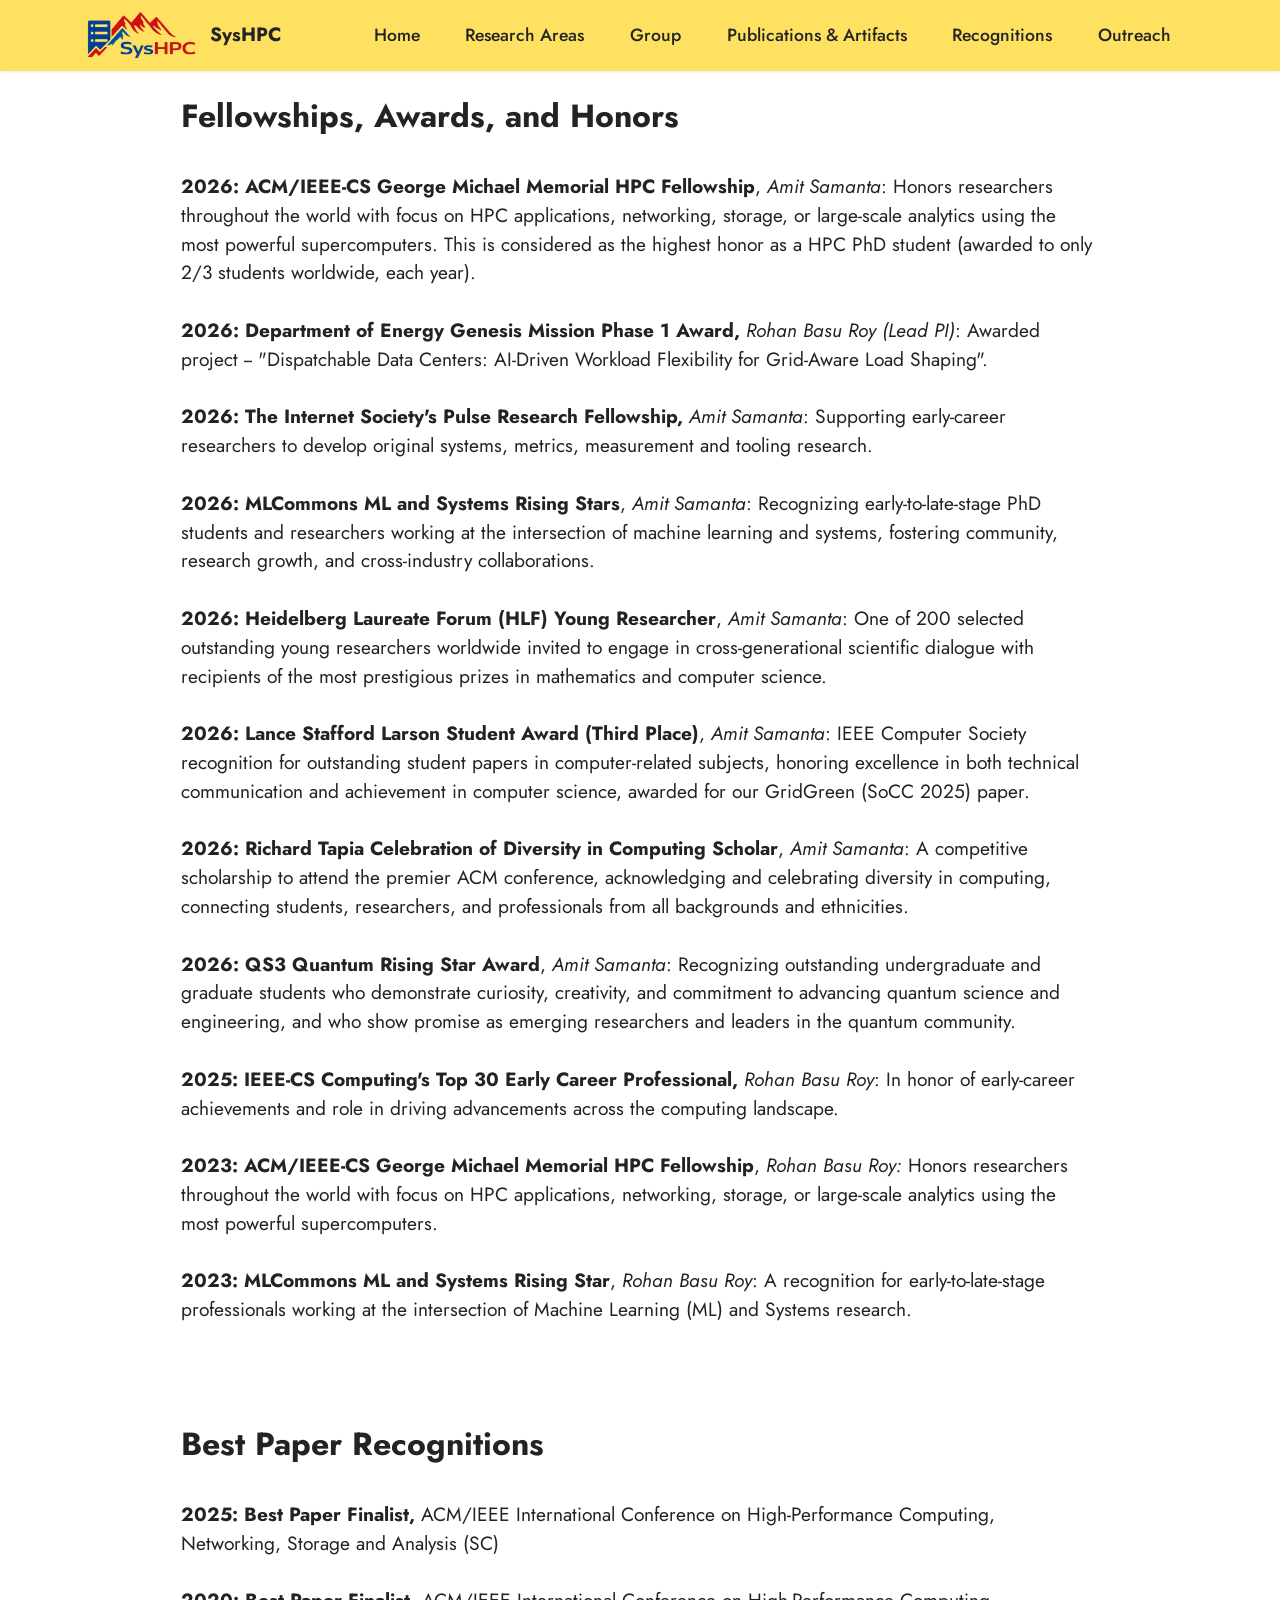
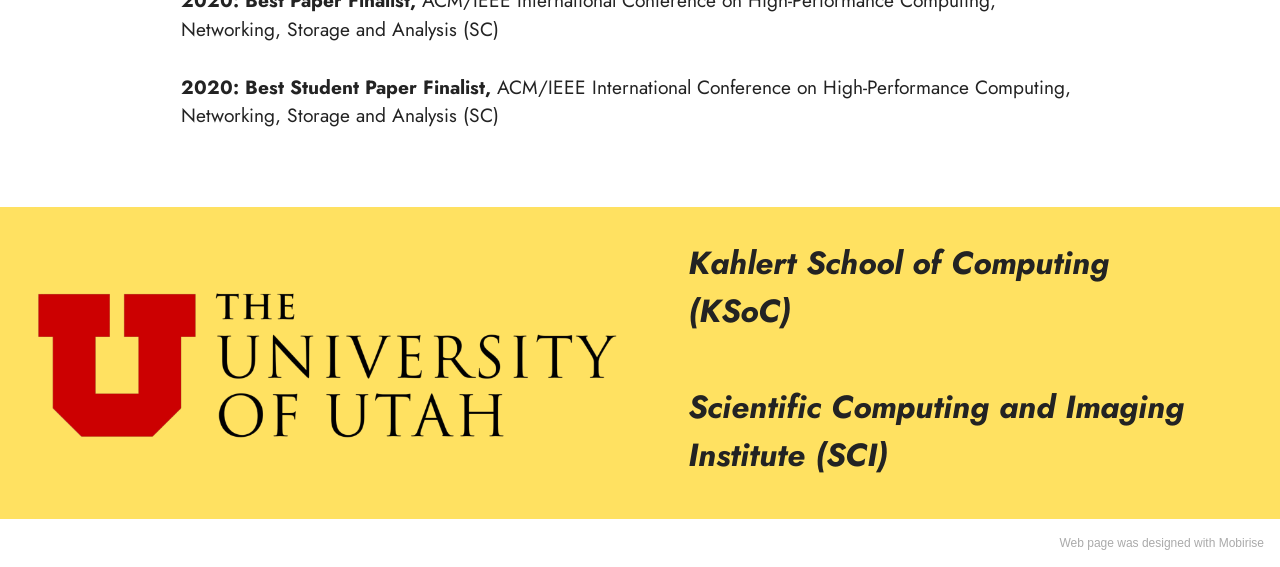
<file: recognition.html>
<!DOCTYPE html>
<html  >
<head>
  <!-- Site made with Mobirise Website Builder v5.4.1, https://mobirise.com -->
  <meta charset="UTF-8">
  <meta http-equiv="X-UA-Compatible" content="IE=edge">
  <meta name="generator" content="Mobirise v5.4.1, mobirise.com">
  <meta name="viewport" content="width=device-width, initial-scale=1, minimum-scale=1">
  <link rel="shortcut icon" href="assets/images/syshpc-removebg.png" type="image/x-icon">
  <meta name="description" content="">
  
  
  <title>Recognition</title>
  <link rel="stylesheet" href="assets/bootstrap/css/bootstrap.min.css">
  <link rel="stylesheet" href="assets/bootstrap/css/bootstrap-grid.min.css">
  <link rel="stylesheet" href="assets/bootstrap/css/bootstrap-reboot.min.css">
  <link rel="stylesheet" href="assets/parallax/jarallax.css">
  <link rel="stylesheet" href="assets/dropdown/css/style.css">
  <link rel="stylesheet" href="assets/socicon/css/styles.css">
  <link rel="stylesheet" href="assets/theme/css/style.css">
  <link rel="preload" href="https://fonts.googleapis.com/css?family=Jost:100,200,300,400,500,600,700,800,900,100i,200i,300i,400i,500i,600i,700i,800i,900i&display=swap" as="style" onload="this.onload=null;this.rel='stylesheet'">
  <noscript><link rel="stylesheet" href="https://fonts.googleapis.com/css?family=Jost:100,200,300,400,500,600,700,800,900,100i,200i,300i,400i,500i,600i,700i,800i,900i&display=swap"></noscript>
  <link rel="preload" as="style" href="assets/mobirise/css/mbr-additional.css"><link rel="stylesheet" href="assets/mobirise/css/mbr-additional.css" type="text/css">
  
  
  
  
</head>
<body>
  
  <section data-bs-version="5.1" class="menu menu2 cid-v6v8Bqb8PR" once="menu" id="menu2-15">
    
    <nav class="navbar navbar-dropdown navbar-fixed-top navbar-expand-lg">
        <div class="container">
            <div class="navbar-brand">
                <span class="navbar-logo">
                    <a href="index.html">
                        <img src="assets/images/syshpc-removebg.png" alt="Mobirise" style="height: 3rem;">
                    </a>
                </span>
                <span class="navbar-caption-wrap"><a class="navbar-caption text-black text-primary display-7" href="index.html">SysHPC</a></span>
            </div>
            <button class="navbar-toggler" type="button" data-toggle="collapse" data-bs-toggle="collapse" data-target="#navbarSupportedContent" data-bs-target="#navbarSupportedContent" aria-controls="navbarNavAltMarkup" aria-expanded="false" aria-label="Toggle navigation">
                <div class="hamburger">
                    <span></span>
                    <span></span>
                    <span></span>
                    <span></span>
                </div>
            </button>
            <div class="collapse navbar-collapse" id="navbarSupportedContent">
                <ul class="navbar-nav nav-dropdown nav-right" data-app-modern-menu="true"><li class="nav-item"><a class="nav-link link text-black text-primary display-4" href="index.html">Home</a></li>
                    <li class="nav-item"><a class="nav-link link text-black text-primary display-4" href="researchareas.html">Research Areas</a></li><li class="nav-item"><a class="nav-link link text-black text-primary display-4" href="labmembers.html">Group</a></li><li class="nav-item"><a class="nav-link link text-black text-primary display-4" href="publications.html">Publications &amp; Artifacts</a>
                    </li><li class="nav-item"><a class="nav-link link text-black text-primary display-4" href="recognition.html">Recognitions</a></li><li class="nav-item"><a class="nav-link link text-black text-primary display-4" href="outreach.html">Outreach</a></li></ul>
                
                
            </div>
        </div>
    </nav>
</section>

<section data-bs-version="5.1" class="content5 cid-vbeU74LSbJ" id="content5-17">
    
    <div class="container">
        <div class="row justify-content-center">
            <div class="col-md-12 col-lg-10">
                
                <h4 class="mbr-section-subtitle mbr-fonts-style mb-4 display-5"><strong>Fellowships, Awards, and Honors</strong><br></h4>
                <p class="mbr-text mbr-fonts-style display-7"><strong>2026: ACM/IEEE-CS George Michael Memorial HPC Fellowship</strong>, <em>Amit Samanta</em>: Honors researchers throughout the world with focus on HPC applications, networking, storage, or large-scale analytics using the most powerful supercomputers. This is considered as the highest honor as a HPC PhD student (awarded to only 2/3 students worldwide, each year).<br><br><strong>2026: Department of Energy Genesis Mission Phase 1 Award, </strong><em>Rohan Basu Roy (Lead PI)</em>: Awarded project -- "Dispatchable Data Centers: AI-Driven Workload Flexibility for Grid-Aware Load Shaping".<br><br><strong>2026:</strong>&nbsp;<strong>The Internet Society's Pulse Research Fellowship, </strong><em>Amit Samanta</em>: Supporting early-career researchers to develop original systems, metrics, measurement and tooling research.&nbsp;<br><br><strong>2026: MLCommons ML and Systems Rising Stars</strong>, <em>Amit Samanta</em>: Recognizing early-to-late-stage PhD students and researchers working at the intersection of machine learning and systems, fostering community, research growth, and cross-industry collaborations.<br><br><strong>2026: Heidelberg Laureate Forum (HLF) Young Researcher</strong>, <em>Amit Samanta</em>: One of 200 selected outstanding young researchers worldwide invited to engage in cross-generational scientific dialogue with recipients of the most prestigious prizes in mathematics and computer science.<br><br><strong>2026: Lance Stafford Larson Student Award (Third Place)</strong>, <em>Amit Samanta</em>: IEEE Computer Society recognition for outstanding student papers in computer-related subjects, honoring excellence in both technical communication and achievement in computer science, awarded for our GridGreen (SoCC 2025) paper.<br><br><strong>2026: Richard Tapia Celebration of Diversity in Computing Scholar</strong>, <em>Amit Samanta</em>: A competitive scholarship to attend the premier ACM conference, acknowledging and celebrating diversity in computing, connecting students, researchers, and professionals from all backgrounds and ethnicities.<br><br><strong>2026: QS3 Quantum Rising Star Award</strong>, <em>Amit Samanta</em>: Recognizing outstanding undergraduate and graduate students who demonstrate curiosity, creativity, and commitment to advancing quantum science and engineering, and who show promise as emerging researchers and leaders in the quantum community.<br><br><strong>2025:</strong> <strong>IEEE-CS Computing's Top 30 Early Career Professional,</strong> <em>Rohan Basu Roy</em>: In honor of early-career achievements and role in driving advancements across the computing landscape. <br><br><strong>2023:</strong> <strong>ACM/IEEE-CS George Michael Memorial HPC Fellowship</strong>,<em> Rohan Basu Roy:</em> Honors researchers throughout the world with focus on HPC applications, networking, storage, or large-scale analytics using the most powerful supercomputers.<br><br><strong>2023: MLCommons ML and Systems Rising Star</strong>, <em>Rohan Basu Roy</em>: A recognition for early-to-late-stage professionals working at the intersection of Machine Learning (ML) and Systems research.<br></p>
            </div>
        </div>
    </div>
</section>

<section data-bs-version="5.1" class="content5 cid-vbeYNobq1V" id="content5-18">
    
    <div class="container">
        <div class="row justify-content-center">
            <div class="col-md-12 col-lg-10">
                
                <h4 class="mbr-section-subtitle mbr-fonts-style mb-4 display-5"><strong>Best Paper Recognitions</strong></h4>
                <p class="mbr-text mbr-fonts-style display-7"><strong>2025:</strong> <strong>Best Paper Finalist, </strong>ACM/IEEE International Conference on High-Performance Computing, Networking, Storage and Analysis (SC)<br><strong><br>2020: Best Paper Finalist,</strong> ACM/IEEE International Conference on High-Performance Computing, Networking, Storage and Analysis (SC)<br><br><strong>2020: Best Student Paper Finalist,</strong> ACM/IEEE International Conference on High-Performance Computing, Networking, Storage and Analysis (SC)<br><br></p>
            </div>
        </div>
    </div>
</section>

<section data-bs-version="5.1" class="features6 cid-vbeZzFuSRL mbr-parallax-background" id="features7-19">
    <!---->
    

    <div class="mbr-overlay" style="opacity: 1; background-color: rgb(255, 225, 97);">
    </div>
    <div class="container-fluid">
        <div class="card-wrapper">
            <div class="row align-items-center">
                <div class="col-12 col-lg-6">
                    <div class="image-wrapper">
                        <img src="assets/images/university-of-utah-logo.png" alt="Mobirise">
                    </div>
                </div>
                <div class="col-12 col-lg">
                    <div class="text-box">
                        <h5 class="mbr-title mbr-fonts-style display-5"><em><strong>Kahlert School of Computing (KSoC)</strong><br></em><br><strong><em>Scientific Computing and Imaging Institute (SCI)</em></strong></h5>
                        
                        
                        
                    </div>
                </div>
            </div>
        </div>
    </div>
</section><section style="background-color: #fff; font-family: -apple-system, BlinkMacSystemFont, 'Segoe UI', 'Roboto', 'Helvetica Neue', Arial, sans-serif; color:#aaa; font-size:12px; padding: 0; align-items: center; display: flex;"><a href="https://mobirise.site/c" style="flex: 1 1; height: 3rem; padding-left: 1rem;"></a><p style="flex: 0 0 auto; margin:0; padding-right:1rem;">Web page <a href="https://mobirise.site/f" style="color:#aaa;">was designed</a> with Mobirise</p></section><script src="assets/bootstrap/js/bootstrap.bundle.min.js"></script>  <script src="assets/parallax/jarallax.js"></script>  <script src="assets/smoothscroll/smooth-scroll.js"></script>  <script src="assets/ytplayer/index.js"></script>  <script src="assets/dropdown/js/navbar-dropdown.js"></script>  <script src="assets/theme/js/script.js"></script>  
  
  
</body>
</html>
</file>
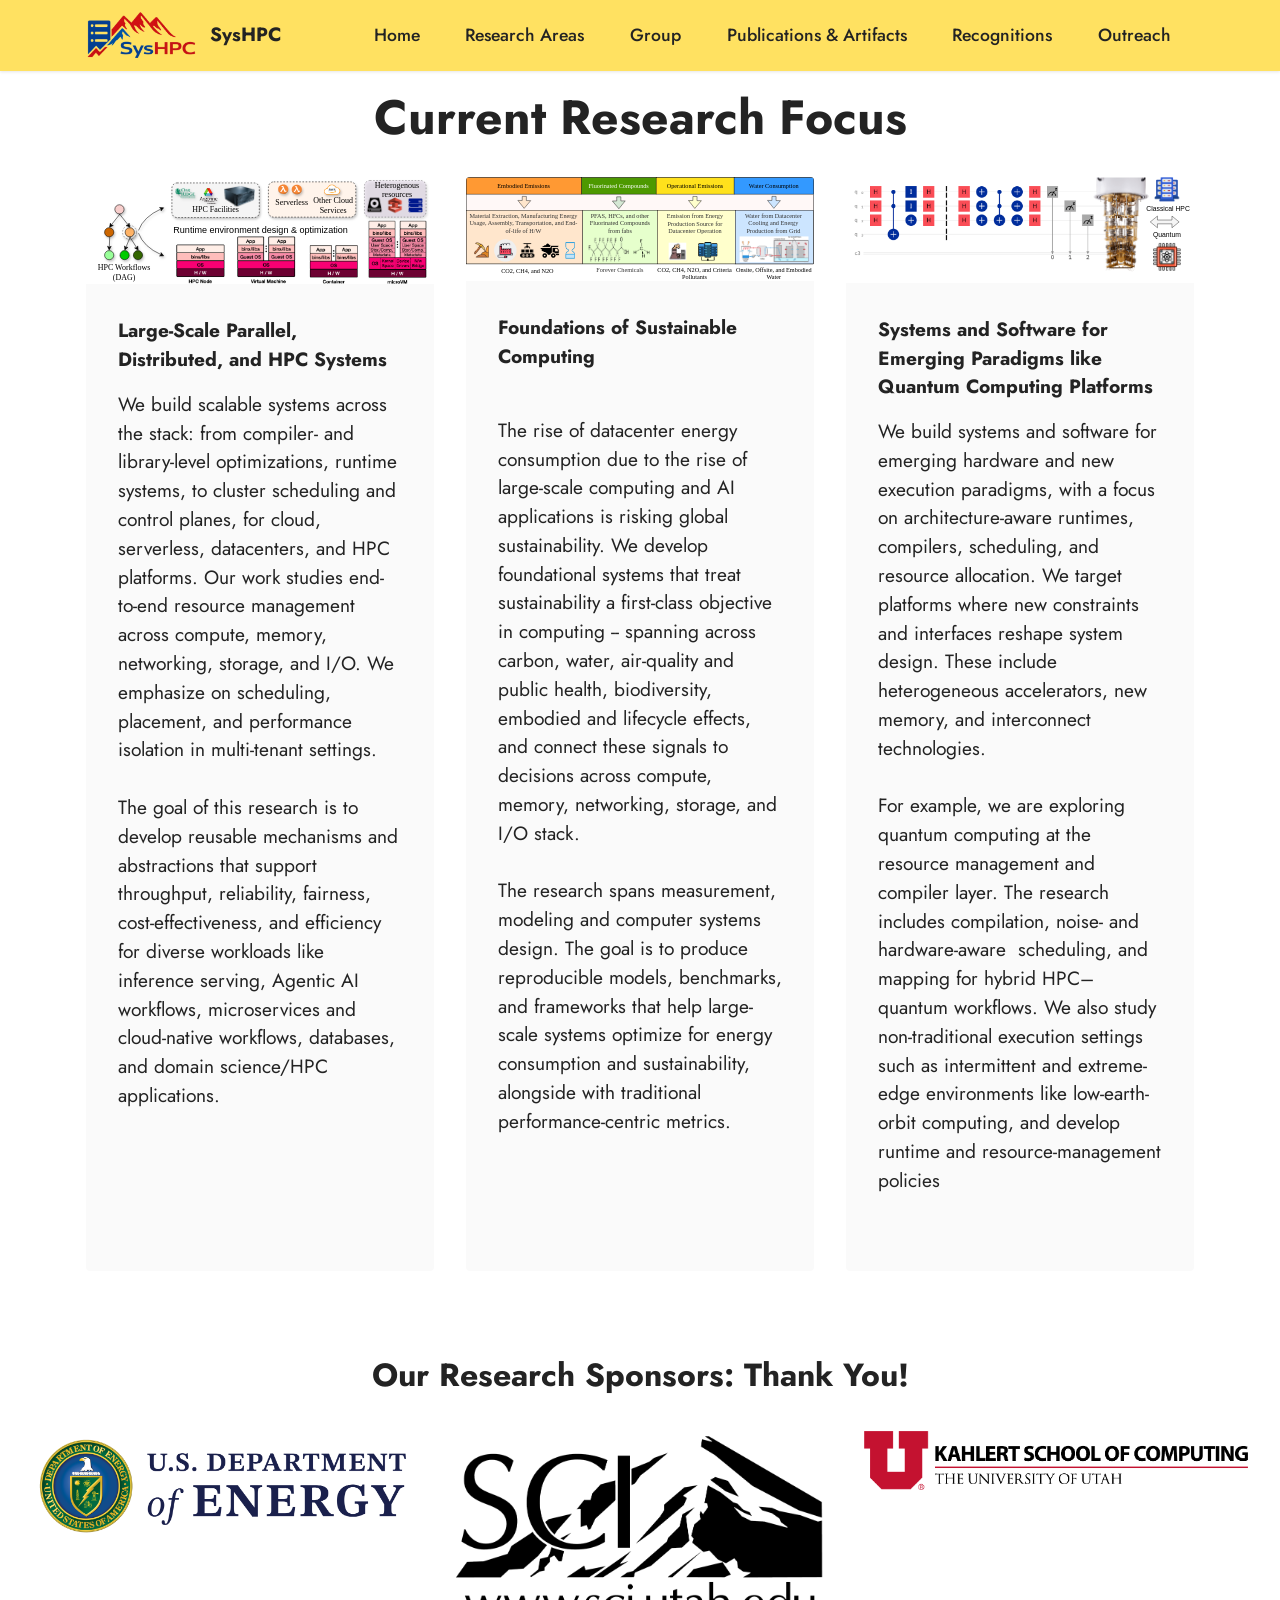
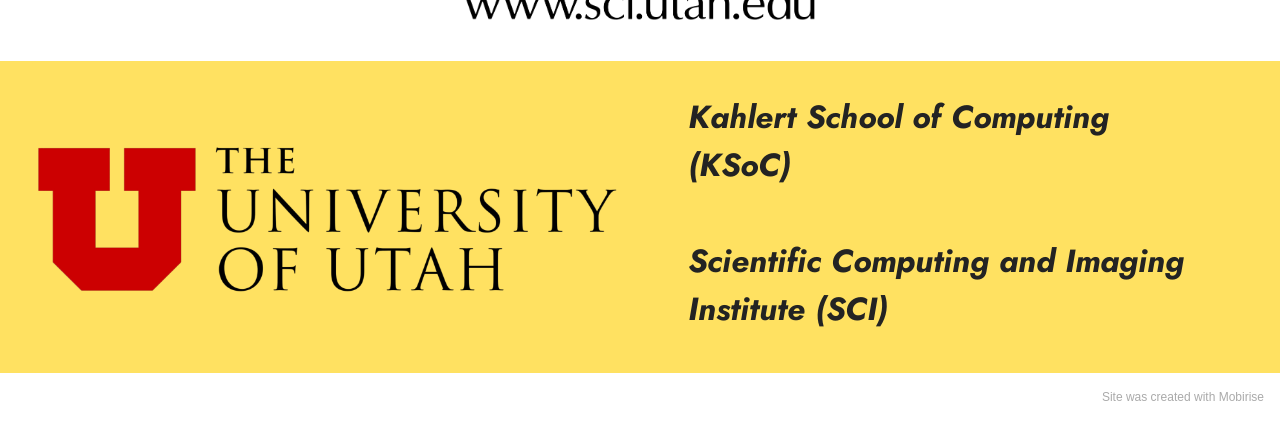
<file: researchareas.html>
<!DOCTYPE html>
<html  >
<head>
  <!-- Site made with Mobirise Website Builder v5.4.1, https://mobirise.com -->
  <meta charset="UTF-8">
  <meta http-equiv="X-UA-Compatible" content="IE=edge">
  <meta name="generator" content="Mobirise v5.4.1, mobirise.com">
  <meta name="viewport" content="width=device-width, initial-scale=1, minimum-scale=1">
  <link rel="shortcut icon" href="assets/images/syshpc-removebg.png" type="image/x-icon">
  <meta name="description" content="">
  
  
  <title>Research Areas</title>
  <link rel="stylesheet" href="assets/web/assets/mobirise-icons2/mobirise2.css">
  <link rel="stylesheet" href="assets/bootstrap/css/bootstrap.min.css">
  <link rel="stylesheet" href="assets/bootstrap/css/bootstrap-grid.min.css">
  <link rel="stylesheet" href="assets/bootstrap/css/bootstrap-reboot.min.css">
  <link rel="stylesheet" href="assets/parallax/jarallax.css">
  <link rel="stylesheet" href="assets/dropdown/css/style.css">
  <link rel="stylesheet" href="assets/socicon/css/styles.css">
  <link rel="stylesheet" href="assets/theme/css/style.css">
  <link rel="preload" href="https://fonts.googleapis.com/css?family=Jost:100,200,300,400,500,600,700,800,900,100i,200i,300i,400i,500i,600i,700i,800i,900i&display=swap" as="style" onload="this.onload=null;this.rel='stylesheet'">
  <noscript><link rel="stylesheet" href="https://fonts.googleapis.com/css?family=Jost:100,200,300,400,500,600,700,800,900,100i,200i,300i,400i,500i,600i,700i,800i,900i&display=swap"></noscript>
  <link rel="preload" as="style" href="assets/mobirise/css/mbr-additional.css"><link rel="stylesheet" href="assets/mobirise/css/mbr-additional.css" type="text/css">
  
  
  
  
</head>
<body>
  
  <section data-bs-version="5.1" class="menu menu2 cid-v6v8Bqb8PR" once="menu" id="menu2-4">
    
    <nav class="navbar navbar-dropdown navbar-fixed-top navbar-expand-lg">
        <div class="container">
            <div class="navbar-brand">
                <span class="navbar-logo">
                    <a href="index.html">
                        <img src="assets/images/syshpc-removebg.png" alt="Mobirise" style="height: 3rem;">
                    </a>
                </span>
                <span class="navbar-caption-wrap"><a class="navbar-caption text-black text-primary display-7" href="index.html">SysHPC</a></span>
            </div>
            <button class="navbar-toggler" type="button" data-toggle="collapse" data-bs-toggle="collapse" data-target="#navbarSupportedContent" data-bs-target="#navbarSupportedContent" aria-controls="navbarNavAltMarkup" aria-expanded="false" aria-label="Toggle navigation">
                <div class="hamburger">
                    <span></span>
                    <span></span>
                    <span></span>
                    <span></span>
                </div>
            </button>
            <div class="collapse navbar-collapse" id="navbarSupportedContent">
                <ul class="navbar-nav nav-dropdown nav-right" data-app-modern-menu="true"><li class="nav-item"><a class="nav-link link text-black text-primary display-4" href="index.html">Home</a></li>
                    <li class="nav-item"><a class="nav-link link text-black text-primary display-4" href="researchareas.html">Research Areas</a></li><li class="nav-item"><a class="nav-link link text-black text-primary display-4" href="labmembers.html">Group</a></li><li class="nav-item"><a class="nav-link link text-black text-primary display-4" href="publications.html">Publications &amp; Artifacts</a>
                    </li><li class="nav-item"><a class="nav-link link text-black text-primary display-4" href="recognition.html">Recognitions</a></li><li class="nav-item"><a class="nav-link link text-black text-primary display-4" href="outreach.html">Outreach</a></li></ul>
                
                
            </div>
        </div>
    </nav>
</section>

<section data-bs-version="5.1" class="features3 cid-vbenUWwu5O" id="features3-12">
    
    
    <div class="container">
        <div class="mbr-section-head">
            <h4 class="mbr-section-title mbr-fonts-style align-center mb-0 display-2"><strong>Current Research Focus</strong></h4>
            
        </div>
        <div class="row mt-4">
            
            
            <div class="item features-image сol-12 col-md-6 col-lg-4 active">
                <div class="item-wrapper">
                    <div class="item-img">
                        <img src="assets/images/website-page-6.svg" alt="" data-slide-to="1" data-bs-slide-to="1">
                    </div>
                    <div class="item-content">
                        <h5 class="item-title mbr-fonts-style display-7"><strong>Large-Scale Parallel, Distributed, and HPC Systems</strong></h5>
                        
                        <p class="mbr-text mbr-fonts-style mt-3 display-7">We build scalable systems across the stack: from compiler- and library-level optimizations, runtime systems, to cluster scheduling and control planes, for cloud, serverless, datacenters, and HPC platforms. Our work studies end-to-end resource management across compute, memory, networking, storage, and I/O. We emphasize on scheduling, placement, and performance isolation in multi-tenant settings.<br><br>The goal of this research is to develop reusable mechanisms and abstractions that support throughput, reliability, fairness, cost-effectiveness, and efficiency for diverse workloads like inference serving, Agentic AI workflows, microservices and cloud-native workflows, databases, and domain science/HPC applications.</p>
                    </div>
                    
                </div>
            </div><div class="item features-image сol-12 col-md-6 col-lg-4">
                <div class="item-wrapper">
                    <div class="item-img">
                        <img src="assets/images/website-1.svg" alt="" data-slide-to="1" data-bs-slide-to="1">
                    </div>
                    <div class="item-content">
                        <h5 class="item-title mbr-fonts-style display-7"><strong>Foundations of Sustainable Computing</strong><div><strong><br></strong></div></h5>
                        
                        <p class="mbr-text mbr-fonts-style mt-3 display-7">The rise of datacenter energy consumption due to the rise of large-scale computing and AI applications is risking global sustainability. We develop foundational systems that treat sustainability a first-class objective in computing -- spanning across carbon, water, air-quality and public health, biodiversity, embodied and lifecycle effects, and connect these signals to decisions across compute, memory, networking, storage, and I/O stack.<br><br>The research spans measurement, modeling and computer systems design.  The goal is to produce reproducible models, benchmarks, and frameworks that help large-scale systems optimize for energy consumption and sustainability, alongside with traditional performance-centric metrics.&nbsp;</p>
                    </div>
                    
                </div>
            </div><div class="item features-image сol-12 col-md-6 col-lg-4">
                <div class="item-wrapper">
                    <div class="item-img">
                        <img src="assets/images/website-page-2.svg" alt="" data-slide-to="2" data-bs-slide-to="2">
                    </div>
                    <div class="item-content">
                        <h5 class="item-title mbr-fonts-style display-7"><strong>Systems and Software for Emerging Paradigms like Quantum Computing Platforms</strong></h5>
                        
                        <p class="mbr-text mbr-fonts-style mt-3 display-7">We build systems and software for emerging hardware and new execution paradigms, with a focus on architecture-aware runtimes, compilers, scheduling, and resource allocation. We target platforms where new constraints and interfaces reshape system design. These include heterogeneous accelerators, new memory, and interconnect technologies.<br><br>For example, we are exploring quantum computing at the resource management and compiler layer. The research includes compilation, noise- and hardware-aware&nbsp; scheduling, and mapping for hybrid HPC–quantum workflows. We also study non-traditional execution settings such as intermittent and extreme-edge environments like low-earth-orbit computing, and develop runtime and resource-management policies<br><br></p>
                    </div>
                    
                </div>
            </div>
        </div>
    </div>
</section>

<section data-bs-version="5.1" class="gallery6 mbr-gallery cid-vbePo2cq2t" id="gallery6-13">
    

    

    <div class="container-fluid">
        <div class="mbr-section-head">
            <h3 class="mbr-section-title mbr-fonts-style align-center m-0 display-5"><strong>Our Research Sponsors: Thank You!</strong></h3>
            
        </div>
        <div class="row mbr-gallery mt-4">
            <div class="col-12 col-md-6 col-lg-4 item gallery-image">
                <div class="item-wrapper" data-toggle="modal" data-bs-toggle="modal" data-target="#vwsZ8IGI4W-modal" data-bs-target="#vwsZ8IGI4W-modal">
                    <img class="w-100" src="assets/images/logo-color-seal-blue-lettering-horizontal.png" alt="" data-slide-to="0" data-bs-slide-to="0" data-target="#lb-vwsZ8IGI4W" data-bs-target="#lb-vwsZ8IGI4W">
                    <div class="icon-wrapper">
                        <span class="mobi-mbri mobi-mbri-search mbr-iconfont mbr-iconfont-btn"></span>
                    </div>
                </div>
                
            </div>
            <div class="col-12 col-md-6 col-lg-4 item gallery-image">
                <div class="item-wrapper" data-toggle="modal" data-bs-toggle="modal" data-target="#vwsZ8IGI4W-modal" data-bs-target="#vwsZ8IGI4W-modal">
                    <img class="w-100" src="assets/images/sci-logo-transparent-black.png" alt="" data-slide-to="1" data-bs-slide-to="1" data-target="#lb-vwsZ8IGI4W" data-bs-target="#lb-vwsZ8IGI4W">
                    <div class="icon-wrapper">
                        <span class="mobi-mbri mobi-mbri-search mbr-iconfont mbr-iconfont-btn"></span>
                    </div>
                </div>
                
            </div>
            <div class="col-12 col-md-6 col-lg-4 item gallery-image">
                <div class="item-wrapper" data-toggle="modal" data-bs-toggle="modal" data-target="#vwsZ8IGI4W-modal" data-bs-target="#vwsZ8IGI4W-modal">
                    <img class="w-100" src="assets/images/kahlert-school-of-computing-horiz1.webp" alt="" data-slide-to="2" data-bs-slide-to="2" data-target="#lb-vwsZ8IGI4W" data-bs-target="#lb-vwsZ8IGI4W">
                    <div class="icon-wrapper">
                        <span class="mobi-mbri mobi-mbri-search mbr-iconfont mbr-iconfont-btn"></span>
                    </div>
                </div>
                
            </div>
            
        </div>

        <div class="modal mbr-slider" tabindex="-1" role="dialog" aria-hidden="true" id="vwsZ8IGI4W-modal">
            <div class="modal-dialog" role="document">
                <div class="modal-content">
                    <div class="modal-body">
                        <div class="carousel slide" id="lb-vwsZ8IGI4W" data-interval="5000" data-bs-interval="5000">
                            <div class="carousel-inner">
                                <div class="carousel-item active">
                                    <img class="d-block w-100" src="assets/images/logo-color-seal-blue-lettering-horizontal.png" alt="">
                                </div>
                                <div class="carousel-item">
                                    <img class="d-block w-100" src="assets/images/sci-logo-transparent-black.png" alt="">
                                </div>
                                <div class="carousel-item">
                                    <img class="d-block w-100" src="assets/images/kahlert-school-of-computing-horiz1.webp" alt="">
                                </div>
                                
                            </div>
                            <ol class="carousel-indicators">
                                <li data-slide-to="0" data-bs-slide-to="0" class="active" data-target="#lb-vwsZ8IGI4W" data-bs-target="#lb-vwsZ8IGI4W"></li>
                                <li data-slide-to="1" data-bs-slide-to="1" data-target="#lb-vwsZ8IGI4W" data-bs-target="#lb-vwsZ8IGI4W"></li>
                                <li data-slide-to="2" data-bs-slide-to="2" data-target="#lb-vwsZ8IGI4W" data-bs-target="#lb-vwsZ8IGI4W"></li>
                                
                            </ol>
                            <a role="button" href="" class="close" data-dismiss="modal" data-bs-dismiss="modal" aria-label="Close">
                            </a>
                            <a class="carousel-control-prev carousel-control" role="button" data-slide="prev" data-bs-slide="prev" href="#lb-vwsZ8IGI4W">
                                <span class="mobi-mbri mobi-mbri-arrow-prev" aria-hidden="true"></span>
                                <span class="sr-only visually-hidden">Previous</span>
                            </a>
                            <a class="carousel-control-next carousel-control" role="button" data-slide="next" data-bs-slide="next" href="#lb-vwsZ8IGI4W">
                                <span class="mobi-mbri mobi-mbri-arrow-next" aria-hidden="true"></span>
                                <span class="sr-only visually-hidden">Next</span>
                            </a>
                        </div>
                    </div>
                </div>
            </div>
        </div>
    </div>
</section>

<section data-bs-version="5.1" class="features6 cid-vbeR63q0F8 mbr-parallax-background" id="features7-14">
    <!---->
    

    <div class="mbr-overlay" style="opacity: 1; background-color: rgb(255, 225, 97);">
    </div>
    <div class="container-fluid">
        <div class="card-wrapper">
            <div class="row align-items-center">
                <div class="col-12 col-lg-6">
                    <div class="image-wrapper">
                        <img src="assets/images/university-of-utah-logo.png" alt="Mobirise">
                    </div>
                </div>
                <div class="col-12 col-lg">
                    <div class="text-box">
                        <h5 class="mbr-title mbr-fonts-style display-5"><em><strong>Kahlert School of Computing (KSoC)</strong><br></em><br><strong><em>Scientific Computing and Imaging Institute (SCI)</em></strong></h5>
                        
                        
                        
                    </div>
                </div>
            </div>
        </div>
    </div>
</section><section style="background-color: #fff; font-family: -apple-system, BlinkMacSystemFont, 'Segoe UI', 'Roboto', 'Helvetica Neue', Arial, sans-serif; color:#aaa; font-size:12px; padding: 0; align-items: center; display: flex;"><a href="https://mobirise.site/d" style="flex: 1 1; height: 3rem; padding-left: 1rem;"></a><p style="flex: 0 0 auto; margin:0; padding-right:1rem;">Site was <a href="https://mobirise.site/g" style="color:#aaa;">created</a> with Mobirise</p></section><script src="assets/bootstrap/js/bootstrap.bundle.min.js"></script>  <script src="assets/parallax/jarallax.js"></script>  <script src="assets/smoothscroll/smooth-scroll.js"></script>  <script src="assets/ytplayer/index.js"></script>  <script src="assets/dropdown/js/navbar-dropdown.js"></script>  <script src="assets/theme/js/script.js"></script>  
  
  
</body>
</html>
</file>
<file: assets/parallax/jarallax.css>
.jarallax {
    position: relative;
    z-index: 0;
}
.jarallax > .jarallax-img {
    position: absolute;
    object-fit: cover;
    /* support for plugin https://github.com/bfred-it/object-fit-images */
    font-family: 'object-fit: cover;';
    top: 0;
    left: 0;
    width: 100%;
    height: 100%;
    z-index: -1;
}
</file>
<file: assets/dropdown/css/style.css>
.navbar-dropdown {
  left: 0;
  padding: 0;
  position: absolute;
  right: 0;
  top: 0;
  transition: all 0.45s ease;
  z-index: 1030;
  background: #282828; }
  .navbar-dropdown .navbar-logo {
    margin-right: 0.8rem;
    transition: margin 0.3s ease-in-out;
    vertical-align: middle; }
    .navbar-dropdown .navbar-logo img {
      height: 3.125rem;
      transition: all 0.3s ease-in-out; }
    .navbar-dropdown .navbar-logo.mbr-iconfont {
      font-size: 3.125rem;
      line-height: 3.125rem; }
  .navbar-dropdown .navbar-caption {
    font-weight: 700;
    white-space: normal;
    vertical-align: -4px;
    line-height: 3.125rem !important; }
    .navbar-dropdown .navbar-caption, .navbar-dropdown .navbar-caption:hover {
      color: inherit;
      text-decoration: none; }
  .navbar-dropdown .mbr-iconfont + .navbar-caption {
    vertical-align: -1px; }
  .navbar-dropdown.navbar-fixed-top {
    position: fixed; }
  .navbar-dropdown .navbar-brand span {
    vertical-align: -4px; }
  .navbar-dropdown.bg-color.transparent {
    background: none; }
  .navbar-dropdown.navbar-short .navbar-brand {
    padding: 0.625rem 0; }
    .navbar-dropdown.navbar-short .navbar-brand span {
      vertical-align: -1px; }
  .navbar-dropdown.navbar-short .navbar-caption {
    line-height: 2.375rem !important;
    vertical-align: -2px; }
  .navbar-dropdown.navbar-short .navbar-logo {
    margin-right: 0.5rem; }
    .navbar-dropdown.navbar-short .navbar-logo img {
      height: 2.375rem; }
    .navbar-dropdown.navbar-short .navbar-logo.mbr-iconfont {
      font-size: 2.375rem;
      line-height: 2.375rem; }
  .navbar-dropdown.navbar-short .mbr-table-cell {
    height: 3.625rem; }
  .navbar-dropdown .navbar-close {
    left: 0.6875rem;
    position: fixed;
    top: 0.75rem;
    z-index: 1000; }
  .navbar-dropdown .hamburger-icon {
    content: "";
    display: inline-block;
    vertical-align: middle;
    width: 16px;
    -webkit-box-shadow: 0 -6px 0 1px #282828,0 0 0 1px #282828,0 6px 0 1px #282828;
    -moz-box-shadow: 0 -6px 0 1px #282828,0 0 0 1px #282828,0 6px 0 1px #282828;
    box-shadow: 0 -6px 0 1px #282828,0 0 0 1px #282828,0 6px 0 1px #282828; }

.dropdown-menu .dropdown-toggle[data-toggle="dropdown-submenu"]::after {
  border-bottom: 0.35em solid transparent;
  border-left: 0.35em solid;
  border-right: 0;
  border-top: 0.35em solid transparent;
  margin-left: 0.3rem; }

.dropdown-menu .dropdown-item:focus {
  outline: 0; }

.nav-dropdown {
  font-size: 0.75rem;
  font-weight: 500;
  height: auto !important; }
  .nav-dropdown .nav-btn {
    padding-left: 1rem; }
  .nav-dropdown .link {
    margin: .667em 1.667em;
    font-weight: 500;
    padding: 0;
    transition: color .2s ease-in-out; }
    .nav-dropdown .link.dropdown-toggle {
      margin-right: 2.583em; }
      .nav-dropdown .link.dropdown-toggle::after {
        margin-left: .25rem;
        border-top: 0.35em solid;
        border-right: 0.35em solid transparent;
        border-left: 0.35em solid transparent;
        border-bottom: 0; }
      .nav-dropdown .link.dropdown-toggle[aria-expanded="true"] {
        margin: 0;
        padding: 0.667em 3.263em  0.667em 1.667em; }
  .nav-dropdown .link::after,
  .nav-dropdown .dropdown-item::after {
    color: inherit; }
  .nav-dropdown .btn {
    font-size: 0.75rem;
    font-weight: 700;
    letter-spacing: 0;
    margin-bottom: 0;
    padding-left: 1.25rem;
    padding-right: 1.25rem; }
  .nav-dropdown .dropdown-menu {
    border-radius: 0;
    border: 0;
    left: 0;
    margin: 0;
    padding-bottom: 1.25rem;
    padding-top: 1.25rem;
    position: relative; }
  .nav-dropdown .dropdown-submenu {
    margin-left: 0.125rem;
    top: 0; }
  .nav-dropdown .dropdown-item {
    font-weight: 500;
    line-height: 2;
    padding: 0.3846em 4.615em 0.3846em 1.5385em;
    position: relative;
    transition: color .2s ease-in-out, background-color .2s ease-in-out; }
    .nav-dropdown .dropdown-item::after {
      margin-top: -0.3077em;
      position: absolute;
      right: 1.1538em;
      top: 50%; }
    .nav-dropdown .dropdown-item:focus, .nav-dropdown .dropdown-item:hover {
      background: none; }

@media (max-width: 767px) {
  .nav-dropdown.navbar-toggleable-sm {
    bottom: 0;
    display: none;
    left: 0;
    overflow-x: hidden;
    position: fixed;
    top: 0;
    transform: translateX(-100%);
    -ms-transform: translateX(-100%);
    -webkit-transform: translateX(-100%);
    width: 18.75rem;
    z-index: 999; } }
.nav-dropdown.navbar-toggleable-xl {
  bottom: 0;
  display: none;
  left: 0;
  overflow-x: hidden;
  position: fixed;
  top: 0;
  transform: translateX(-100%);
  -ms-transform: translateX(-100%);
  -webkit-transform: translateX(-100%);
  width: 18.75rem;
  z-index: 999; }

.nav-dropdown-sm {
  display: block !important;
  overflow-x: hidden;
  overflow: auto;
  padding-top: 3.875rem; }
  .nav-dropdown-sm::after {
    content: "";
    display: block;
    height: 3rem;
    width: 100%; }
  .nav-dropdown-sm.collapse.in ~ .navbar-close {
    display: block !important; }
  .nav-dropdown-sm.collapsing, .nav-dropdown-sm.collapse.in {
    transform: translateX(0);
    -ms-transform: translateX(0);
    -webkit-transform: translateX(0);
    transition: all 0.25s ease-out;
    -webkit-transition: all 0.25s ease-out;
    background: #282828; }
  .nav-dropdown-sm.collapsing[aria-expanded="false"] {
    transform: translateX(-100%);
    -ms-transform: translateX(-100%);
    -webkit-transform: translateX(-100%); }
  .nav-dropdown-sm .nav-item {
    display: block;
    margin-left: 0 !important;
    padding-left: 0; }
  .nav-dropdown-sm .link,
  .nav-dropdown-sm .dropdown-item {
    border-top: 1px dotted rgba(255, 255, 255, 0.1);
    font-size: 0.8125rem;
    line-height: 1.6;
    margin: 0 !important;
    padding: 0.875rem 2.4rem 0.875rem 1.5625rem !important;
    position: relative;
    white-space: normal; }
    .nav-dropdown-sm .link:focus, .nav-dropdown-sm .link:hover,
    .nav-dropdown-sm .dropdown-item:focus,
    .nav-dropdown-sm .dropdown-item:hover {
      background: rgba(0, 0, 0, 0.2) !important;
      color: #c0a375; }
  .nav-dropdown-sm .nav-btn {
    position: relative;
    padding: 1.5625rem 1.5625rem 0 1.5625rem; }
    .nav-dropdown-sm .nav-btn::before {
      border-top: 1px dotted rgba(255, 255, 255, 0.1);
      content: "";
      left: 0;
      position: absolute;
      top: 0;
      width: 100%; }
    .nav-dropdown-sm .nav-btn + .nav-btn {
      padding-top: 0.625rem; }
      .nav-dropdown-sm .nav-btn + .nav-btn::before {
        display: none; }
  .nav-dropdown-sm .btn {
    padding: 0.625rem 0; }
  .nav-dropdown-sm .dropdown-toggle[data-toggle="dropdown-submenu"]::after {
    margin-left: .25rem;
    border-top: 0.35em solid;
    border-right: 0.35em solid transparent;
    border-left: 0.35em solid transparent;
    border-bottom: 0; }
  .nav-dropdown-sm .dropdown-toggle[data-toggle="dropdown-submenu"][aria-expanded="true"]::after {
    border-top: 0;
    border-right: 0.35em solid transparent;
    border-left: 0.35em solid transparent;
    border-bottom: 0.35em solid; }
  .nav-dropdown-sm .dropdown-menu {
    margin: 0;
    padding: 0;
    position: relative;
    top: 0;
    left: 0;
    width: 100%;
    border: 0;
    float: none;
    border-radius: 0;
    background: none; }
  .nav-dropdown-sm .dropdown-submenu {
    left: 100%;
    margin-left: 0.125rem;
    margin-top: -1.25rem;
    top: 0; }

.navbar-toggleable-sm .nav-dropdown .dropdown-menu {
  position: absolute; }

.navbar-toggleable-sm .nav-dropdown .dropdown-submenu {
  left: 100%;
  margin-left: 0.125rem;
  margin-top: -1.25rem;
  top: 0; }

.navbar-toggleable-sm.opened .nav-dropdown .dropdown-menu {
  position: relative; }

.navbar-toggleable-sm.opened .nav-dropdown .dropdown-submenu {
  left: 0;
  margin-left: 00rem;
  margin-top: 0rem;
  top: 0; }

.is-builder .nav-dropdown.collapsing {
  transition: none !important; }
</file>
<file: assets/socicon/css/styles.css>
@charset "UTF-8";

@font-face {
  font-family: 'Socicon';
  src:  url('../fonts/socicon.eot');
  src:  url('../fonts/socicon.eot?#iefix') format('embedded-opentype'),
    url('../fonts/socicon.woff2') format('woff2'),
    url('../fonts/socicon.ttf') format('truetype'),
    url('../fonts/socicon.woff') format('woff'),
    url('../fonts/socicon.svg#socicon') format('svg');
  font-weight: normal;
  font-style: normal;
  font-display: swap;
}

[data-icon]:before {
  font-family: "socicon" !important;
  content: attr(data-icon);
  font-style: normal !important;
  font-weight: normal !important;
  font-variant: normal !important;
  text-transform: none !important;
  speak: none;
  line-height: 1;
  -webkit-font-smoothing: antialiased;
  -moz-osx-font-smoothing: grayscale;
}

[class^="socicon-"], [class*=" socicon-"] {
  /* use !important to prevent issues with browser extensions that change fonts */
  font-family: 'Socicon' !important;
  speak: none;
  font-style: normal;
  font-weight: normal;
  font-variant: normal;
  text-transform: none;
  line-height: 1;

  /* Better Font Rendering =========== */
  -webkit-font-smoothing: antialiased;
  -moz-osx-font-smoothing: grayscale;
}

.socicon-eitaa:before {
  content: "\e97c";
}
.socicon-soroush:before {
  content: "\e97d";
}
.socicon-bale:before {
  content: "\e97e";
}
.socicon-zazzle:before {
  content: "\e97b";
}
.socicon-society6:before {
  content: "\e97a";
}
.socicon-redbubble:before {
  content: "\e979";
}
.socicon-avvo:before {
  content: "\e978";
}
.socicon-stitcher:before {
  content: "\e977";
}
.socicon-googlehangouts:before {
  content: "\e974";
}
.socicon-dlive:before {
  content: "\e975";
}
.socicon-vsco:before {
  content: "\e976";
}
.socicon-flipboard:before {
  content: "\e973";
}
.socicon-ubuntu:before {
  content: "\e958";
}
.socicon-artstation:before {
  content: "\e959";
}
.socicon-invision:before {
  content: "\e95a";
}
.socicon-torial:before {
  content: "\e95b";
}
.socicon-collectorz:before {
  content: "\e95c";
}
.socicon-seenthis:before {
  content: "\e95d";
}
.socicon-googleplaymusic:before {
  content: "\e95e";
}
.socicon-debian:before {
  content: "\e95f";
}
.socicon-filmfreeway:before {
  content: "\e960";
}
.socicon-gnome:before {
  content: "\e961";
}
.socicon-itchio:before {
  content: "\e962";
}
.socicon-jamendo:before {
  content: "\e963";
}
.socicon-mix:before {
  content: "\e964";
}
.socicon-sharepoint:before {
  content: "\e965";
}
.socicon-tinder:before {
  content: "\e966";
}
.socicon-windguru:before {
  content: "\e967";
}
.socicon-cdbaby:before {
  content: "\e968";
}
.socicon-elementaryos:before {
  content: "\e969";
}
.socicon-stage32:before {
  content: "\e96a";
}
.socicon-tiktok:before {
  content: "\e96b";
}
.socicon-gitter:before {
  content: "\e96c";
}
.socicon-letterboxd:before {
  content: "\e96d";
}
.socicon-threema:before {
  content: "\e96e";
}
.socicon-splice:before {
  content: "\e96f";
}
.socicon-metapop:before {
  content: "\e970";
}
.socicon-naver:before {
  content: "\e971";
}
.socicon-remote:before {
  content: "\e972";
}
.socicon-internet:before {
  content: "\e957";
}
.socicon-moddb:before {
  content: "\e94b";
}
.socicon-indiedb:before {
  content: "\e94c";
}
.socicon-traxsource:before {
  content: "\e94d";
}
.socicon-gamefor:before {
  content: "\e94e";
}
.socicon-pixiv:before {
  content: "\e94f";
}
.socicon-myanimelist:before {
  content: "\e950";
}
.socicon-blackberry:before {
  content: "\e951";
}
.socicon-wickr:before {
  content: "\e952";
}
.socicon-spip:before {
  content: "\e953";
}
.socicon-napster:before {
  content: "\e954";
}
.socicon-beatport:before {
  content: "\e955";
}
.socicon-hackerone:before {
  content: "\e956";
}
.socicon-hackernews:before {
  content: "\e946";
}
.socicon-smashwords:before {
  content: "\e947";
}
.socicon-kobo:before {
  content: "\e948";
}
.socicon-bookbub:before {
  content: "\e949";
}
.socicon-mailru:before {
  content: "\e94a";
}
.socicon-gitlab:before {
  content: "\e945";
}
.socicon-instructables:before {
  content: "\e944";
}
.socicon-portfolio:before {
  content: "\e943";
}
.socicon-codered:before {
  content: "\e940";
}
.socicon-origin:before {
  content: "\e941";
}
.socicon-nextdoor:before {
  content: "\e942";
}
.socicon-udemy:before {
  content: "\e93f";
}
.socicon-livemaster:before {
  content: "\e93e";
}
.socicon-crunchbase:before {
  content: "\e93b";
}
.socicon-homefy:before {
  content: "\e93c";
}
.socicon-calendly:before {
  content: "\e93d";
}
.socicon-realtor:before {
  content: "\e90f";
}
.socicon-tidal:before {
  content: "\e910";
}
.socicon-qobuz:before {
  content: "\e911";
}
.socicon-natgeo:before {
  content: "\e912";
}
.socicon-mastodon:before {
  content: "\e913";
}
.socicon-unsplash:before {
  content: "\e914";
}
.socicon-homeadvisor:before {
  content: "\e915";
}
.socicon-angieslist:before {
  content: "\e916";
}
.socicon-codepen:before {
  content: "\e917";
}
.socicon-slack:before {
  content: "\e918";
}
.socicon-openaigym:before {
  content: "\e919";
}
.socicon-logmein:before {
  content: "\e91a";
}
.socicon-fiverr:before {
  content: "\e91b";
}
.socicon-gotomeeting:before {
  content: "\e91c";
}
.socicon-aliexpress:before {
  content: "\e91d";
}
.socicon-guru:before {
  content: "\e91e";
}
.socicon-appstore:before {
  content: "\e91f";
}
.socicon-homes:before {
  content: "\e920";
}
.socicon-zoom:before {
  content: "\e921";
}
.socicon-alibaba:before {
  content: "\e922";
}
.socicon-craigslist:before {
  content: "\e923";
}
.socicon-wix:before {
  content: "\e924";
}
.socicon-redfin:before {
  content: "\e925";
}
.socicon-googlecalendar:before {
  content: "\e926";
}
.socicon-shopify:before {
  content: "\e927";
}
.socicon-freelancer:before {
  content: "\e928";
}
.socicon-seedrs:before {
  content: "\e929";
}
.socicon-bing:before {
  content: "\e92a";
}
.socicon-doodle:before {
  content: "\e92b";
}
.socicon-bonanza:before {
  content: "\e92c";
}
.socicon-squarespace:before {
  content: "\e92d";
}
.socicon-toptal:before {
  content: "\e92e";
}
.socicon-gust:before {
  content: "\e92f";
}
.socicon-ask:before {
  content: "\e930";
}
.socicon-trulia:before {
  content: "\e931";
}
.socicon-loomly:before {
  content: "\e932";
}
.socicon-ghost:before {
  content: "\e933";
}
.socicon-upwork:before {
  content: "\e934";
}
.socicon-fundable:before {
  content: "\e935";
}
.socicon-booking:before {
  content: "\e936";
}
.socicon-googlemaps:before {
  content: "\e937";
}
.socicon-zillow:before {
  content: "\e938";
}
.socicon-niconico:before {
  content: "\e939";
}
.socicon-toneden:before {
  content: "\e93a";
}
.socicon-augment:before {
  content: "\e908";
}
.socicon-bitbucket:before {
  content: "\e909";
}
.socicon-fyuse:before {
  content: "\e90a";
}
.socicon-yt-gaming:before {
  content: "\e90b";
}
.socicon-sketchfab:before {
  content: "\e90c";
}
.socicon-mobcrush:before {
  content: "\e90d";
}
.socicon-microsoft:before {
  content: "\e90e";
}
.socicon-pandora:before {
  content: "\e907";
}
.socicon-messenger:before {
  content: "\e906";
}
.socicon-gamewisp:before {
  content: "\e905";
}
.socicon-bloglovin:before {
  content: "\e904";
}
.socicon-tunein:before {
  content: "\e903";
}
.socicon-gamejolt:before {
  content: "\e901";
}
.socicon-trello:before {
  content: "\e902";
}
.socicon-spreadshirt:before {
  content: "\e900";
}
.socicon-500px:before {
  content: "\e000";
}
.socicon-8tracks:before {
  content: "\e001";
}
.socicon-airbnb:before {
  content: "\e002";
}
.socicon-alliance:before {
  content: "\e003";
}
.socicon-amazon:before {
  content: "\e004";
}
.socicon-amplement:before {
  content: "\e005";
}
.socicon-android:before {
  content: "\e006";
}
.socicon-angellist:before {
  content: "\e007";
}
.socicon-apple:before {
  content: "\e008";
}
.socicon-appnet:before {
  content: "\e009";
}
.socicon-baidu:before {
  content: "\e00a";
}
.socicon-bandcamp:before {
  content: "\e00b";
}
.socicon-battlenet:before {
  content: "\e00c";
}
.socicon-mixer:before {
  content: "\e00d";
}
.socicon-bebee:before {
  content: "\e00e";
}
.socicon-bebo:before {
  content: "\e00f";
}
.socicon-behance:before {
  content: "\e010";
}
.socicon-blizzard:before {
  content: "\e011";
}
.socicon-blogger:before {
  content: "\e012";
}
.socicon-buffer:before {
  content: "\e013";
}
.socicon-chrome:before {
  content: "\e014";
}
.socicon-coderwall:before {
  content: "\e015";
}
.socicon-curse:before {
  content: "\e016";
}
.socicon-dailymotion:before {
  content: "\e017";
}
.socicon-deezer:before {
  content: "\e018";
}
.socicon-delicious:before {
  content: "\e019";
}
.socicon-deviantart:before {
  content: "\e01a";
}
.socicon-diablo:before {
  content: "\e01b";
}
.socicon-digg:before {
  content: "\e01c";
}
.socicon-discord:before {
  content: "\e01d";
}
.socicon-disqus:before {
  content: "\e01e";
}
.socicon-douban:before {
  content: "\e01f";
}
.socicon-draugiem:before {
  content: "\e020";
}
.socicon-dribbble:before {
  content: "\e021";
}
.socicon-drupal:before {
  content: "\e022";
}
.socicon-ebay:before {
  content: "\e023";
}
.socicon-ello:before {
  content: "\e024";
}
.socicon-endomodo:before {
  content: "\e025";
}
.socicon-envato:before {
  content: "\e026";
}
.socicon-etsy:before {
  content: "\e027";
}
.socicon-facebook:before {
  content: "\e028";
}
.socicon-feedburner:before {
  content: "\e029";
}
.socicon-filmweb:before {
  content: "\e02a";
}
.socicon-firefox:before {
  content: "\e02b";
}
.socicon-flattr:before {
  content: "\e02c";
}
.socicon-flickr:before {
  content: "\e02d";
}
.socicon-formulr:before {
  content: "\e02e";
}
.socicon-forrst:before {
  content: "\e02f";
}
.socicon-foursquare:before {
  content: "\e030";
}
.socicon-friendfeed:before {
  content: "\e031";
}
.socicon-github:before {
  content: "\e032";
}
.socicon-goodreads:before {
  content: "\e033";
}
.socicon-google:before {
  content: "\e034";
}
.socicon-googlescholar:before {
  content: "\e035";
}
.socicon-googlegroups:before {
  content: "\e036";
}
.socicon-googlephotos:before {
  content: "\e037";
}
.socicon-googleplus:before {
  content: "\e038";
}
.socicon-grooveshark:before {
  content: "\e039";
}
.socicon-hackerrank:before {
  content: "\e03a";
}
.socicon-hearthstone:before {
  content: "\e03b";
}
.socicon-hellocoton:before {
  content: "\e03c";
}
.socicon-heroes:before {
  content: "\e03d";
}
.socicon-smashcast:before {
  content: "\e03e";
}
.socicon-horde:before {
  content: "\e03f";
}
.socicon-houzz:before {
  content: "\e040";
}
.socicon-icq:before {
  content: "\e041";
}
.socicon-identica:before {
  content: "\e042";
}
.socicon-imdb:before {
  content: "\e043";
}
.socicon-instagram:before {
  content: "\e044";
}
.socicon-issuu:before {
  content: "\e045";
}
.socicon-istock:before {
  content: "\e046";
}
.socicon-itunes:before {
  content: "\e047";
}
.socicon-keybase:before {
  content: "\e048";
}
.socicon-lanyrd:before {
  content: "\e049";
}
.socicon-lastfm:before {
  content: "\e04a";
}
.socicon-line:before {
  content: "\e04b";
}
.socicon-linkedin:before {
  content: "\e04c";
}
.socicon-livejournal:before {
  content: "\e04d";
}
.socicon-lyft:before {
  content: "\e04e";
}
.socicon-macos:before {
  content: "\e04f";
}
.socicon-mail:before {
  content: "\e050";
}
.socicon-medium:before {
  content: "\e051";
}
.socicon-meetup:before {
  content: "\e052";
}
.socicon-mixcloud:before {
  content: "\e053";
}
.socicon-modelmayhem:before {
  content: "\e054";
}
.socicon-mumble:before {
  content: "\e055";
}
.socicon-myspace:before {
  content: "\e056";
}
.socicon-newsvine:before {
  content: "\e057";
}
.socicon-nintendo:before {
  content: "\e058";
}
.socicon-npm:before {
  content: "\e059";
}
.socicon-odnoklassniki:before {
  content: "\e05a";
}
.socicon-openid:before {
  content: "\e05b";
}
.socicon-opera:before {
  content: "\e05c";
}
.socicon-outlook:before {
  content: "\e05d";
}
.socicon-overwatch:before {
  content: "\e05e";
}
.socicon-patreon:before {
  content: "\e05f";
}
.socicon-paypal:before {
  content: "\e060";
}
.socicon-periscope:before {
  content: "\e061";
}
.socicon-persona:before {
  content: "\e062";
}
.socicon-pinterest:before {
  content: "\e063";
}
.socicon-play:before {
  content: "\e064";
}
.socicon-player:before {
  content: "\e065";
}
.socicon-playstation:before {
  content: "\e066";
}
.socicon-pocket:before {
  content: "\e067";
}
.socicon-qq:before {
  content: "\e068";
}
.socicon-quora:before {
  content: "\e069";
}
.socicon-raidcall:before {
  content: "\e06a";
}
.socicon-ravelry:before {
  content: "\e06b";
}
.socicon-reddit:before {
  content: "\e06c";
}
.socicon-renren:before {
  content: "\e06d";
}
.socicon-researchgate:before {
  content: "\e06e";
}
.socicon-residentadvisor:before {
  content: "\e06f";
}
.socicon-reverbnation:before {
  content: "\e070";
}
.socicon-rss:before {
  content: "\e071";
}
.socicon-sharethis:before {
  content: "\e072";
}
.socicon-skype:before {
  content: "\e073";
}
.socicon-slideshare:before {
  content: "\e074";
}
.socicon-smugmug:before {
  content: "\e075";
}
.socicon-snapchat:before {
  content: "\e076";
}
.socicon-songkick:before {
  content: "\e077";
}
.socicon-soundcloud:before {
  content: "\e078";
}
.socicon-spotify:before {
  content: "\e079";
}
.socicon-stackexchange:before {
  content: "\e07a";
}
.socicon-stackoverflow:before {
  content: "\e07b";
}
.socicon-starcraft:before {
  content: "\e07c";
}
.socicon-stayfriends:before {
  content: "\e07d";
}
.socicon-steam:before {
  content: "\e07e";
}
.socicon-storehouse:before {
  content: "\e07f";
}
.socicon-strava:before {
  content: "\e080";
}
.socicon-streamjar:before {
  content: "\e081";
}
.socicon-stumbleupon:before {
  content: "\e082";
}
.socicon-swarm:before {
  content: "\e083";
}
.socicon-teamspeak:before {
  content: "\e084";
}
.socicon-teamviewer:before {
  content: "\e085";
}
.socicon-technorati:before {
  content: "\e086";
}
.socicon-telegram:before {
  content: "\e087";
}
.socicon-tripadvisor:before {
  content: "\e088";
}
.socicon-tripit:before {
  content: "\e089";
}
.socicon-triplej:before {
  content: "\e08a";
}
.socicon-tumblr:before {
  content: "\e08b";
}
.socicon-twitch:before {
  content: "\e08c";
}
.socicon-twitter:before {
  content: "\e08d";
}
.socicon-uber:before {
  content: "\e08e";
}
.socicon-ventrilo:before {
  content: "\e08f";
}
.socicon-viadeo:before {
  content: "\e090";
}
.socicon-viber:before {
  content: "\e091";
}
.socicon-viewbug:before {
  content: "\e092";
}
.socicon-vimeo:before {
  content: "\e093";
}
.socicon-vine:before {
  content: "\e094";
}
.socicon-vkontakte:before {
  content: "\e095";
}
.socicon-warcraft:before {
  content: "\e096";
}
.socicon-wechat:before {
  content: "\e097";
}
.socicon-weibo:before {
  content: "\e098";
}
.socicon-whatsapp:before {
  content: "\e099";
}
.socicon-wikipedia:before {
  content: "\e09a";
}
.socicon-windows:before {
  content: "\e09b";
}
.socicon-wordpress:before {
  content: "\e09c";
}
.socicon-wykop:before {
  content: "\e09d";
}
.socicon-xbox:before {
  content: "\e09e";
}
.socicon-xing:before {
  content: "\e09f";
}
.socicon-yahoo:before {
  content: "\e0a0";
}
.socicon-yammer:before {
  content: "\e0a1";
}
.socicon-yandex:before {
  content: "\e0a2";
}
.socicon-yelp:before {
  content: "\e0a3";
}
.socicon-younow:before {
  content: "\e0a4";
}
.socicon-youtube:before {
  content: "\e0a5";
}
.socicon-zapier:before {
  content: "\e0a6";
}
.socicon-zerply:before {
  content: "\e0a7";
}
.socicon-zomato:before {
  content: "\e0a8";
}
.socicon-zynga:before {
  content: "\e0a9";
}
</file>
<file: assets/theme/css/style.css>
@charset "UTF-8";
section {
  background-color: #ffffff;
}

body {
  font-style: normal;
  line-height: 1.5;
  font-weight: 400;
  color: #232323;
  position: relative;
}

button {
  background-color: transparent;
  border-color: transparent;
}

section,
.container,
.container-fluid {
  position: relative;
  word-wrap: break-word;
}

a.mbr-iconfont:hover {
  text-decoration: none;
}

.article .lead p,
.article .lead ul,
.article .lead ol,
.article .lead pre,
.article .lead blockquote {
  margin-bottom: 0;
}

a {
  font-style: normal;
  font-weight: 400;
  cursor: pointer;
}
a, a:hover {
  text-decoration: none;
}

.mbr-section-title {
  font-style: normal;
  line-height: 1.3;
}

.mbr-section-subtitle {
  line-height: 1.3;
}

.mbr-text {
  font-style: normal;
  line-height: 1.7;
}

h1,
h2,
h3,
h4,
h5,
h6,
.display-1,
.display-2,
.display-4,
.display-5,
.display-7,
span,
p,
a {
  line-height: 1;
  word-break: break-word;
  word-wrap: break-word;
  font-weight: 400;
}

b,
strong {
  font-weight: bold;
}

input:-webkit-autofill, input:-webkit-autofill:hover, input:-webkit-autofill:focus, input:-webkit-autofill:active {
  transition-delay: 9999s;
  -webkit-transition-property: background-color, color;
  transition-property: background-color, color;
}

textarea[type=hidden] {
  display: none;
}

section {
  background-position: 50% 50%;
  background-repeat: no-repeat;
  background-size: cover;
}
section .mbr-background-video,
section .mbr-background-video-preview {
  position: absolute;
  bottom: 0;
  left: 0;
  right: 0;
  top: 0;
}

.hidden {
  visibility: hidden;
}

.mbr-z-index20 {
  z-index: 20;
}

/*! Base colors */
.mbr-white {
  color: #ffffff;
}

.mbr-black {
  color: #111111;
}

.mbr-bg-white {
  background-color: #ffffff;
}

.mbr-bg-black {
  background-color: #000000;
}

/*! Text-aligns */
.align-left {
  text-align: left;
}

.align-center {
  text-align: center;
}

.align-right {
  text-align: right;
}

/*! Font-weight  */
.mbr-light {
  font-weight: 300;
}

.mbr-regular {
  font-weight: 400;
}

.mbr-semibold {
  font-weight: 500;
}

.mbr-bold {
  font-weight: 700;
}

/*! Media  */
.media-content {
  flex-basis: 100%;
}

.media-container-row {
  display: flex;
  flex-direction: row;
  flex-wrap: wrap;
  justify-content: center;
  align-content: center;
  align-items: start;
}
.media-container-row .media-size-item {
  width: 400px;
}

.media-container-column {
  display: flex;
  flex-direction: column;
  flex-wrap: wrap;
  justify-content: center;
  align-content: center;
  align-items: stretch;
}
.media-container-column > * {
  width: 100%;
}

@media (min-width: 992px) {
  .media-container-row {
    flex-wrap: nowrap;
  }
}
figure {
  margin-bottom: 0;
  overflow: hidden;
}

figure[mbr-media-size] {
  transition: width 0.1s;
}

img,
iframe {
  display: block;
  width: 100%;
}

.card {
  background-color: transparent;
  border: none;
}

.card-box {
  width: 100%;
}

.card-img {
  text-align: center;
  flex-shrink: 0;
  -webkit-flex-shrink: 0;
}

.media {
  max-width: 100%;
  margin: 0 auto;
}

.mbr-figure {
  align-self: center;
}

.media-container > div {
  max-width: 100%;
}

.mbr-figure img,
.card-img img {
  width: 100%;
}

@media (max-width: 991px) {
  .media-size-item {
    width: auto !important;
  }

  .media {
    width: auto;
  }

  .mbr-figure {
    width: 100% !important;
  }
}
/*! Buttons */
.mbr-section-btn {
  margin-left: -0.6rem;
  margin-right: -0.6rem;
  font-size: 0;
}

.btn {
  font-weight: 600;
  border-width: 1px;
  font-style: normal;
  margin: 0.6rem 0.6rem;
  white-space: normal;
  transition: all 0.2s ease-in-out;
  display: inline-flex;
  align-items: center;
  justify-content: center;
  word-break: break-word;
}

.btn-sm {
  font-weight: 600;
  letter-spacing: 0px;
  transition: all 0.3s ease-in-out;
}

.btn-md {
  font-weight: 600;
  letter-spacing: 0px;
  transition: all 0.3s ease-in-out;
}

.btn-lg {
  font-weight: 600;
  letter-spacing: 0px;
  transition: all 0.3s ease-in-out;
}

.btn-form {
  margin: 0;
}
.btn-form:hover {
  cursor: pointer;
}

nav .mbr-section-btn {
  margin-left: 0rem;
  margin-right: 0rem;
}

/*! Btn icon margin */
.btn .mbr-iconfont,
.btn.btn-sm .mbr-iconfont {
  order: 1;
  cursor: pointer;
  margin-left: 0.5rem;
  vertical-align: sub;
}

.btn.btn-md .mbr-iconfont,
.btn.btn-md .mbr-iconfont {
  margin-left: 0.8rem;
}

.mbr-regular {
  font-weight: 400;
}

.mbr-semibold {
  font-weight: 500;
}

.mbr-bold {
  font-weight: 700;
}

[type=submit] {
  -webkit-appearance: none;
}

/*! Full-screen */
.mbr-fullscreen .mbr-overlay {
  min-height: 100vh;
}

.mbr-fullscreen {
  display: flex;
  display: -moz-flex;
  display: -ms-flex;
  display: -o-flex;
  align-items: center;
  min-height: 100vh;
  padding-top: 3rem;
  padding-bottom: 3rem;
}

/*! Map */
.map {
  height: 25rem;
  position: relative;
}
.map iframe {
  width: 100%;
  height: 100%;
}

/*! Scroll to top arrow */
.mbr-arrow-up {
  bottom: 25px;
  right: 90px;
  position: fixed;
  text-align: right;
  z-index: 5000;
  color: #ffffff;
  font-size: 22px;
}

.mbr-arrow-up a {
  background: rgba(0, 0, 0, 0.2);
  border-radius: 50%;
  color: #fff;
  display: inline-block;
  height: 60px;
  width: 60px;
  border: 2px solid #fff;
  outline-style: none !important;
  position: relative;
  text-decoration: none;
  transition: all 0.3s ease-in-out;
  cursor: pointer;
  text-align: center;
}
.mbr-arrow-up a:hover {
  background-color: rgba(0, 0, 0, 0.4);
}
.mbr-arrow-up a i {
  line-height: 60px;
}

.mbr-arrow-up-icon {
  display: block;
  color: #fff;
}

.mbr-arrow-up-icon::before {
  content: "›";
  display: inline-block;
  font-family: serif;
  font-size: 22px;
  line-height: 1;
  font-style: normal;
  position: relative;
  top: 6px;
  left: -4px;
  transform: rotate(-90deg);
}

/*! Arrow Down */
.mbr-arrow {
  position: absolute;
  bottom: 45px;
  left: 50%;
  width: 60px;
  height: 60px;
  cursor: pointer;
  background-color: rgba(80, 80, 80, 0.5);
  border-radius: 50%;
  transform: translateX(-50%);
}
@media (max-width: 767px) {
  .mbr-arrow {
    display: none;
  }
}
.mbr-arrow > a {
  display: inline-block;
  text-decoration: none;
  outline-style: none;
  -webkit-animation: arrowdown 1.7s ease-in-out infinite;
          animation: arrowdown 1.7s ease-in-out infinite;
  color: #ffffff;
}
.mbr-arrow > a > i {
  position: absolute;
  top: -2px;
  left: 15px;
  font-size: 2rem;
}

#scrollToTop a i::before {
  content: "";
  position: absolute;
  display: block;
  border-bottom: 2.5px solid #fff;
  border-left: 2.5px solid #fff;
  width: 27.8%;
  height: 27.8%;
  left: 50%;
  top: 51%;
  transform: translateY(-30%) translateX(-50%) rotate(135deg);
}

@keyframes arrowdown {
  0% {
    transform: translateY(0px);
  }
  50% {
    transform: translateY(-5px);
  }
  100% {
    transform: translateY(0px);
  }
}
@-webkit-keyframes arrowdown {
  0% {
    transform: translateY(0px);
  }
  50% {
    transform: translateY(-5px);
  }
  100% {
    transform: translateY(0px);
  }
}
@media (max-width: 500px) {
  .mbr-arrow-up {
    left: 0;
    right: 0;
    text-align: center;
  }
}
/*Gradients animation*/
@keyframes gradient-animation {
  from {
    background-position: 0% 100%;
    -webkit-animation-timing-function: ease-in-out;
            animation-timing-function: ease-in-out;
  }
  to {
    background-position: 100% 0%;
    -webkit-animation-timing-function: ease-in-out;
            animation-timing-function: ease-in-out;
  }
}
@-webkit-keyframes gradient-animation {
  from {
    background-position: 0% 100%;
    -webkit-animation-timing-function: ease-in-out;
            animation-timing-function: ease-in-out;
  }
  to {
    background-position: 100% 0%;
    -webkit-animation-timing-function: ease-in-out;
            animation-timing-function: ease-in-out;
  }
}
.bg-gradient {
  background-size: 200% 200%;
  animation: gradient-animation 5s infinite alternate;
  -webkit-animation: gradient-animation 5s infinite alternate;
}

.menu .navbar-brand {
  display: -webkit-flex;
}
.menu .navbar-brand span {
  display: flex;
  display: -webkit-flex;
}
.menu .navbar-brand .navbar-caption-wrap {
  display: -webkit-flex;
}
.menu .navbar-brand .navbar-logo img {
  display: -webkit-flex;
  width: auto;
}
@media (min-width: 768px) and (max-width: 991px) {
  .menu .navbar-toggleable-sm .navbar-nav {
    display: -ms-flexbox;
  }
}
@media (max-width: 991px) {
  .menu .navbar-collapse {
    max-height: 93.5vh;
  }
  .menu .navbar-collapse.show {
    overflow: auto;
  }
}
@media (min-width: 992px) {
  .menu .navbar-nav.nav-dropdown {
    display: -webkit-flex;
  }
  .menu .navbar-toggleable-sm .navbar-collapse {
    display: -webkit-flex !important;
  }
  .menu .collapsed .navbar-collapse {
    max-height: 93.5vh;
  }
  .menu .collapsed .navbar-collapse.show {
    overflow: auto;
  }
}
@media (max-width: 767px) {
  .menu .navbar-collapse {
    max-height: 80vh;
  }
}

.nav-link .mbr-iconfont {
  margin-right: 0.5rem;
}

.navbar {
  display: -webkit-flex;
  -webkit-flex-wrap: wrap;
  -webkit-align-items: center;
  -webkit-justify-content: space-between;
}

.navbar-collapse {
  -webkit-flex-basis: 100%;
  -webkit-flex-grow: 1;
  -webkit-align-items: center;
}

.nav-dropdown .link {
  padding: 0.667em 1.667em !important;
  margin: 0 !important;
}

.nav {
  display: -webkit-flex;
  -webkit-flex-wrap: wrap;
}

.row {
  display: -webkit-flex;
  -webkit-flex-wrap: wrap;
}

.justify-content-center {
  -webkit-justify-content: center;
}

.form-inline {
  display: -webkit-flex;
}

.card-wrapper {
  -webkit-flex: 1;
}

.carousel-control {
  z-index: 10;
  display: -webkit-flex;
}

.carousel-controls {
  display: -webkit-flex;
}

.media {
  display: -webkit-flex;
}

.form-group:focus {
  outline: none;
}

.jq-selectbox__select {
  padding: 7px 0;
  position: relative;
}

.jq-selectbox__dropdown {
  overflow: hidden;
  border-radius: 10px;
  position: absolute;
  top: 100%;
  left: 0 !important;
  width: 100% !important;
}

.jq-selectbox__trigger-arrow {
  right: 0;
  transform: translateY(-50%);
}

.jq-selectbox li {
  padding: 1.07em 0.5em;
}

input[type=range] {
  padding-left: 0 !important;
  padding-right: 0 !important;
}

.modal-dialog,
.modal-content {
  height: 100%;
}

.modal-dialog .carousel-inner {
  height: calc(100vh - 1.75rem);
}
@media (max-width: 575px) {
  .modal-dialog .carousel-inner {
    height: calc(100vh - 1rem);
  }
}

.carousel-item {
  text-align: center;
}

.carousel-item img {
  margin: auto;
}

.navbar-toggler {
  align-self: flex-start;
  padding: 0.25rem 0.75rem;
  font-size: 1.25rem;
  line-height: 1;
  background: transparent;
  border: 1px solid transparent;
  border-radius: 0.25rem;
}

.navbar-toggler:focus,
.navbar-toggler:hover {
  text-decoration: none;
  box-shadow: none;
}

.navbar-toggler-icon {
  display: inline-block;
  width: 1.5em;
  height: 1.5em;
  vertical-align: middle;
  content: "";
  background: no-repeat center center;
  background-size: 100% 100%;
}

.navbar-toggler-left {
  position: absolute;
  left: 1rem;
}

.navbar-toggler-right {
  position: absolute;
  right: 1rem;
}

.card-img {
  width: auto;
}

.menu .navbar.collapsed:not(.beta-menu) {
  flex-direction: column;
}

.carousel-item.active,
.carousel-item-next,
.carousel-item-prev {
  display: flex;
}

.note-air-layout .dropup .dropdown-menu,
.note-air-layout .navbar-fixed-bottom .dropdown .dropdown-menu {
  bottom: initial !important;
}

html,
body {
  height: auto;
  min-height: 100vh;
}

.dropup .dropdown-toggle::after {
  display: none;
}

.form-asterisk {
  font-family: initial;
  position: absolute;
  top: -2px;
  font-weight: normal;
}

.form-control-label {
  position: relative;
  cursor: pointer;
  margin-bottom: 0.357em;
  padding: 0;
}

.alert {
  color: #ffffff;
  border-radius: 0;
  border: 0;
  font-size: 1.1rem;
  line-height: 1.5;
  margin-bottom: 1.875rem;
  padding: 1.25rem;
  position: relative;
  text-align: center;
}
.alert.alert-form::after {
  background-color: inherit;
  bottom: -7px;
  content: "";
  display: block;
  height: 14px;
  left: 50%;
  margin-left: -7px;
  position: absolute;
  transform: rotate(45deg);
  width: 14px;
}

.form-control {
  background-color: #ffffff;
  background-clip: border-box;
  color: #232323;
  line-height: 1rem !important;
  height: auto;
  padding: 0.6rem 1.2rem;
  transition: border-color 0.25s ease 0s;
  border: 1px solid transparent !important;
  border-radius: 4px;
  box-shadow: rgba(0, 0, 0, 0.07) 0px 1px 1px 0px, rgba(0, 0, 0, 0.07) 0px 1px 3px 0px, rgba(0, 0, 0, 0.03) 0px 0px 0px 1px;
}
.form-active .form-control:invalid {
  border-color: red;
}

form .row {
  margin-left: -0.6rem;
  margin-right: -0.6rem;
}
form .row [class*=col] {
  padding-left: 0.6rem;
  padding-right: 0.6rem;
}

form .mbr-section-btn {
  margin: 0;
  padding-left: 0.6rem;
  padding-right: 0.6rem;
}

form .btn {
  display: flex;
  padding: 0.6rem 1.2rem;
  margin: 0;
}

form .form-check-input {
  margin-top: 0.5;
}

textarea.form-control {
  line-height: 1.5rem !important;
}

.form-group {
  margin-bottom: 1.2rem;
}

.form-control,
form .btn {
  min-height: 48px;
}

.gdpr-block label span.textGDPR input[name=gdpr] {
  top: 7px;
}

.form-control:focus {
  box-shadow: none;
}

:focus {
  outline: none;
}

.mbr-overlay {
  background-color: #000;
  bottom: 0;
  left: 0;
  opacity: 0.5;
  position: absolute;
  right: 0;
  top: 0;
  z-index: 0;
  pointer-events: none;
}

blockquote {
  font-style: italic;
  padding: 3rem;
  font-size: 1.09rem;
  position: relative;
  border-left: 3px solid;
}

ul,
ol,
pre,
blockquote {
  margin-bottom: 2.3125rem;
}

.mt-4 {
  margin-top: 2rem !important;
}

.mb-4 {
  margin-bottom: 2rem !important;
}

@media (min-width: 992px) {
  .container {
    padding-left: 16px;
    padding-right: 16px;
  }

  .row {
    margin-left: -16px;
    margin-right: -16px;
  }
  .row > [class*=col] {
    padding-left: 16px;
    padding-right: 16px;
  }
}
@media (min-width: 768px) {
  .container-fluid {
    padding-left: 32px;
    padding-right: 32px;
  }
}
@media (min-width: 768px) and (max-width: 991px) {
  .mbr-container {
    padding-left: 32px;
    padding-right: 32px;
  }
}
@media (max-width: 767px) {
  .mbr-container {
    padding-left: 16px;
    padding-right: 16px;
  }
}
.card-wrapper,
.item-wrapper {
  overflow: hidden;
}

.app-video-wrapper > img {
  opacity: 1;
}

.item {
  position: relative;
}

.dropdown-menu .dropdown-menu {
  left: 100%;
}

.dropdown-item + .dropdown-menu {
  display: none;
}

.dropdown-item:hover + .dropdown-menu,
.dropdown-menu:hover {
  display: block;
}.engine {
	position: absolute;
	text-indent: -2400px;
	text-align: center;
	padding: 0;
	top: 0;
	left: -2400px;
}
</file>
<file: assets/mobirise/css/mbr-additional.css>
body {
  font-family: Jost;
}
.display-1 {
  font-family: 'Jost', sans-serif;
  font-size: 4.6rem;
  line-height: 1.1;
}
.display-1 > .mbr-iconfont {
  font-size: 5.75rem;
}
.display-2 {
  font-family: 'Jost', sans-serif;
  font-size: 3rem;
  line-height: 1.1;
}
.display-2 > .mbr-iconfont {
  font-size: 3.75rem;
}
.display-4 {
  font-family: 'Jost', sans-serif;
  font-size: 1.1rem;
  line-height: 1.5;
}
.display-4 > .mbr-iconfont {
  font-size: 1.375rem;
}
.display-5 {
  font-family: 'Jost', sans-serif;
  font-size: 2rem;
  line-height: 1.5;
}
.display-5 > .mbr-iconfont {
  font-size: 2.5rem;
}
.display-7 {
  font-family: 'Jost', sans-serif;
  font-size: 1.2rem;
  line-height: 1.5;
}
.display-7 > .mbr-iconfont {
  font-size: 1.5rem;
}
/* ---- Fluid typography for mobile devices ---- */
/* 1.4 - font scale ratio ( bootstrap == 1.42857 ) */
/* 100vw - current viewport width */
/* (48 - 20)  48 == 48rem == 768px, 20 == 20rem == 320px(minimal supported viewport) */
/* 0.65 - min scale variable, may vary */
@media (max-width: 992px) {
  .display-1 {
    font-size: 3.68rem;
  }
}
@media (max-width: 768px) {
  .display-1 {
    font-size: 3.22rem;
    font-size: calc( 2.26rem + (4.6 - 2.26) * ((100vw - 20rem) / (48 - 20)));
    line-height: calc( 1.1 * (2.26rem + (4.6 - 2.26) * ((100vw - 20rem) / (48 - 20))));
  }
  .display-2 {
    font-size: 2.4rem;
    font-size: calc( 1.7rem + (3 - 1.7) * ((100vw - 20rem) / (48 - 20)));
    line-height: calc( 1.3 * (1.7rem + (3 - 1.7) * ((100vw - 20rem) / (48 - 20))));
  }
  .display-4 {
    font-size: 0.88rem;
    font-size: calc( 1.0350000000000001rem + (1.1 - 1.0350000000000001) * ((100vw - 20rem) / (48 - 20)));
    line-height: calc( 1.4 * (1.0350000000000001rem + (1.1 - 1.0350000000000001) * ((100vw - 20rem) / (48 - 20))));
  }
  .display-5 {
    font-size: 1.6rem;
    font-size: calc( 1.35rem + (2 - 1.35) * ((100vw - 20rem) / (48 - 20)));
    line-height: calc( 1.4 * (1.35rem + (2 - 1.35) * ((100vw - 20rem) / (48 - 20))));
  }
  .display-7 {
    font-size: 0.96rem;
    font-size: calc( 1.07rem + (1.2 - 1.07) * ((100vw - 20rem) / (48 - 20)));
    line-height: calc( 1.4 * (1.07rem + (1.2 - 1.07) * ((100vw - 20rem) / (48 - 20))));
  }
}
/* Buttons */
.btn {
  padding: 0.6rem 1.2rem;
  border-radius: 4px;
}
.btn-sm {
  padding: 0.6rem 1.2rem;
  border-radius: 4px;
}
.btn-md {
  padding: 0.6rem 1.2rem;
  border-radius: 4px;
}
.btn-lg {
  padding: 1rem 2.6rem;
  border-radius: 4px;
}
.bg-primary {
  background-color: #6592e6 !important;
}
.bg-success {
  background-color: #40b0bf !important;
}
.bg-info {
  background-color: #47b5ed !important;
}
.bg-warning {
  background-color: #ffe161 !important;
}
.bg-danger {
  background-color: #ff9966 !important;
}
.btn-primary,
.btn-primary:active {
  background-color: #6592e6 !important;
  border-color: #6592e6 !important;
  color: #ffffff !important;
  box-shadow: 0 2px 2px 0 rgba(0, 0, 0, 0.2);
}
.btn-primary:hover,
.btn-primary:focus,
.btn-primary.focus,
.btn-primary.active {
  color: #ffffff !important;
  background-color: #2260d2 !important;
  border-color: #2260d2 !important;
  box-shadow: 0 2px 5px 0 rgba(0, 0, 0, 0.2);
}
.btn-primary.disabled,
.btn-primary:disabled {
  color: #ffffff !important;
  background-color: #2260d2 !important;
  border-color: #2260d2 !important;
}
.btn-secondary,
.btn-secondary:active {
  background-color: #ff6666 !important;
  border-color: #ff6666 !important;
  color: #ffffff !important;
  box-shadow: 0 2px 2px 0 rgba(0, 0, 0, 0.2);
}
.btn-secondary:hover,
.btn-secondary:focus,
.btn-secondary.focus,
.btn-secondary.active {
  color: #ffffff !important;
  background-color: #ff0f0f !important;
  border-color: #ff0f0f !important;
  box-shadow: 0 2px 5px 0 rgba(0, 0, 0, 0.2);
}
.btn-secondary.disabled,
.btn-secondary:disabled {
  color: #ffffff !important;
  background-color: #ff0f0f !important;
  border-color: #ff0f0f !important;
}
.btn-info,
.btn-info:active {
  background-color: #47b5ed !important;
  border-color: #47b5ed !important;
  color: #ffffff !important;
  box-shadow: 0 2px 2px 0 rgba(0, 0, 0, 0.2);
}
.btn-info:hover,
.btn-info:focus,
.btn-info.focus,
.btn-info.active {
  color: #ffffff !important;
  background-color: #148cca !important;
  border-color: #148cca !important;
  box-shadow: 0 2px 5px 0 rgba(0, 0, 0, 0.2);
}
.btn-info.disabled,
.btn-info:disabled {
  color: #ffffff !important;
  background-color: #148cca !important;
  border-color: #148cca !important;
}
.btn-success,
.btn-success:active {
  background-color: #40b0bf !important;
  border-color: #40b0bf !important;
  color: #ffffff !important;
  box-shadow: 0 2px 2px 0 rgba(0, 0, 0, 0.2);
}
.btn-success:hover,
.btn-success:focus,
.btn-success.focus,
.btn-success.active {
  color: #ffffff !important;
  background-color: #2a747e !important;
  border-color: #2a747e !important;
  box-shadow: 0 2px 5px 0 rgba(0, 0, 0, 0.2);
}
.btn-success.disabled,
.btn-success:disabled {
  color: #ffffff !important;
  background-color: #2a747e !important;
  border-color: #2a747e !important;
}
.btn-warning,
.btn-warning:active {
  background-color: #ffe161 !important;
  border-color: #ffe161 !important;
  color: #614f00 !important;
  box-shadow: 0 2px 2px 0 rgba(0, 0, 0, 0.2);
}
.btn-warning:hover,
.btn-warning:focus,
.btn-warning.focus,
.btn-warning.active {
  color: #0a0800 !important;
  background-color: #ffd10a !important;
  border-color: #ffd10a !important;
  box-shadow: 0 2px 5px 0 rgba(0, 0, 0, 0.2);
}
.btn-warning.disabled,
.btn-warning:disabled {
  color: #614f00 !important;
  background-color: #ffd10a !important;
  border-color: #ffd10a !important;
}
.btn-danger,
.btn-danger:active {
  background-color: #ff9966 !important;
  border-color: #ff9966 !important;
  color: #ffffff !important;
  box-shadow: 0 2px 2px 0 rgba(0, 0, 0, 0.2);
}
.btn-danger:hover,
.btn-danger:focus,
.btn-danger.focus,
.btn-danger.active {
  color: #ffffff !important;
  background-color: #ff5f0f !important;
  border-color: #ff5f0f !important;
  box-shadow: 0 2px 5px 0 rgba(0, 0, 0, 0.2);
}
.btn-danger.disabled,
.btn-danger:disabled {
  color: #ffffff !important;
  background-color: #ff5f0f !important;
  border-color: #ff5f0f !important;
}
.btn-white,
.btn-white:active {
  background-color: #fafafa !important;
  border-color: #fafafa !important;
  color: #7a7a7a !important;
  box-shadow: 0 2px 2px 0 rgba(0, 0, 0, 0.2);
}
.btn-white:hover,
.btn-white:focus,
.btn-white.focus,
.btn-white.active {
  color: #4f4f4f !important;
  background-color: #cfcfcf !important;
  border-color: #cfcfcf !important;
  box-shadow: 0 2px 5px 0 rgba(0, 0, 0, 0.2);
}
.btn-white.disabled,
.btn-white:disabled {
  color: #7a7a7a !important;
  background-color: #cfcfcf !important;
  border-color: #cfcfcf !important;
}
.btn-black,
.btn-black:active {
  background-color: #232323 !important;
  border-color: #232323 !important;
  color: #ffffff !important;
  box-shadow: 0 2px 2px 0 rgba(0, 0, 0, 0.2);
}
.btn-black:hover,
.btn-black:focus,
.btn-black.focus,
.btn-black.active {
  color: #ffffff !important;
  background-color: #000000 !important;
  border-color: #000000 !important;
  box-shadow: 0 2px 5px 0 rgba(0, 0, 0, 0.2);
}
.btn-black.disabled,
.btn-black:disabled {
  color: #ffffff !important;
  background-color: #000000 !important;
  border-color: #000000 !important;
}
.btn-primary-outline,
.btn-primary-outline:active {
  background-color: transparent !important;
  border-color: transparent;
  color: #6592e6;
}
.btn-primary-outline:hover,
.btn-primary-outline:focus,
.btn-primary-outline.focus,
.btn-primary-outline.active {
  color: #2260d2 !important;
  background-color: transparent!important;
  border-color: transparent!important;
  box-shadow: none!important;
}
.btn-primary-outline.disabled,
.btn-primary-outline:disabled {
  color: #ffffff !important;
  background-color: #6592e6 !important;
  border-color: #6592e6 !important;
}
.btn-secondary-outline,
.btn-secondary-outline:active {
  background-color: transparent !important;
  border-color: transparent;
  color: #ff6666;
}
.btn-secondary-outline:hover,
.btn-secondary-outline:focus,
.btn-secondary-outline.focus,
.btn-secondary-outline.active {
  color: #ff0f0f !important;
  background-color: transparent!important;
  border-color: transparent!important;
  box-shadow: none!important;
}
.btn-secondary-outline.disabled,
.btn-secondary-outline:disabled {
  color: #ffffff !important;
  background-color: #ff6666 !important;
  border-color: #ff6666 !important;
}
.btn-info-outline,
.btn-info-outline:active {
  background-color: transparent !important;
  border-color: transparent;
  color: #47b5ed;
}
.btn-info-outline:hover,
.btn-info-outline:focus,
.btn-info-outline.focus,
.btn-info-outline.active {
  color: #148cca !important;
  background-color: transparent!important;
  border-color: transparent!important;
  box-shadow: none!important;
}
.btn-info-outline.disabled,
.btn-info-outline:disabled {
  color: #ffffff !important;
  background-color: #47b5ed !important;
  border-color: #47b5ed !important;
}
.btn-success-outline,
.btn-success-outline:active {
  background-color: transparent !important;
  border-color: transparent;
  color: #40b0bf;
}
.btn-success-outline:hover,
.btn-success-outline:focus,
.btn-success-outline.focus,
.btn-success-outline.active {
  color: #2a747e !important;
  background-color: transparent!important;
  border-color: transparent!important;
  box-shadow: none!important;
}
.btn-success-outline.disabled,
.btn-success-outline:disabled {
  color: #ffffff !important;
  background-color: #40b0bf !important;
  border-color: #40b0bf !important;
}
.btn-warning-outline,
.btn-warning-outline:active {
  background-color: transparent !important;
  border-color: transparent;
  color: #ffe161;
}
.btn-warning-outline:hover,
.btn-warning-outline:focus,
.btn-warning-outline.focus,
.btn-warning-outline.active {
  color: #ffd10a !important;
  background-color: transparent!important;
  border-color: transparent!important;
  box-shadow: none!important;
}
.btn-warning-outline.disabled,
.btn-warning-outline:disabled {
  color: #614f00 !important;
  background-color: #ffe161 !important;
  border-color: #ffe161 !important;
}
.btn-danger-outline,
.btn-danger-outline:active {
  background-color: transparent !important;
  border-color: transparent;
  color: #ff9966;
}
.btn-danger-outline:hover,
.btn-danger-outline:focus,
.btn-danger-outline.focus,
.btn-danger-outline.active {
  color: #ff5f0f !important;
  background-color: transparent!important;
  border-color: transparent!important;
  box-shadow: none!important;
}
.btn-danger-outline.disabled,
.btn-danger-outline:disabled {
  color: #ffffff !important;
  background-color: #ff9966 !important;
  border-color: #ff9966 !important;
}
.btn-black-outline,
.btn-black-outline:active {
  background-color: transparent !important;
  border-color: transparent;
  color: #232323;
}
.btn-black-outline:hover,
.btn-black-outline:focus,
.btn-black-outline.focus,
.btn-black-outline.active {
  color: #000000 !important;
  background-color: transparent!important;
  border-color: transparent!important;
  box-shadow: none!important;
}
.btn-black-outline.disabled,
.btn-black-outline:disabled {
  color: #ffffff !important;
  background-color: #232323 !important;
  border-color: #232323 !important;
}
.btn-white-outline,
.btn-white-outline:active {
  background-color: transparent !important;
  border-color: transparent;
  color: #fafafa;
}
.btn-white-outline:hover,
.btn-white-outline:focus,
.btn-white-outline.focus,
.btn-white-outline.active {
  color: #cfcfcf !important;
  background-color: transparent!important;
  border-color: transparent!important;
  box-shadow: none!important;
}
.btn-white-outline.disabled,
.btn-white-outline:disabled {
  color: #7a7a7a !important;
  background-color: #fafafa !important;
  border-color: #fafafa !important;
}
.text-primary {
  color: #6592e6 !important;
}
.text-secondary {
  color: #ff6666 !important;
}
.text-success {
  color: #40b0bf !important;
}
.text-info {
  color: #47b5ed !important;
}
.text-warning {
  color: #ffe161 !important;
}
.text-danger {
  color: #ff9966 !important;
}
.text-white {
  color: #fafafa !important;
}
.text-black {
  color: #232323 !important;
}
a.text-primary:hover,
a.text-primary:focus,
a.text-primary.active {
  color: #205ac5 !important;
}
a.text-secondary:hover,
a.text-secondary:focus,
a.text-secondary.active {
  color: #ff0000 !important;
}
a.text-success:hover,
a.text-success:focus,
a.text-success.active {
  color: #266a73 !important;
}
a.text-info:hover,
a.text-info:focus,
a.text-info.active {
  color: #1283bc !important;
}
a.text-warning:hover,
a.text-warning:focus,
a.text-warning.active {
  color: #facb00 !important;
}
a.text-danger:hover,
a.text-danger:focus,
a.text-danger.active {
  color: #ff5500 !important;
}
a.text-white:hover,
a.text-white:focus,
a.text-white.active {
  color: #c7c7c7 !important;
}
a.text-black:hover,
a.text-black:focus,
a.text-black.active {
  color: #000000 !important;
}
a[class*="text-"]:not(.nav-link):not(.dropdown-item):not([role]):not(.navbar-caption) {
  position: relative;
  background-image: transparent;
  background-size: 10000px 2px;
  background-repeat: no-repeat;
  background-position: 0px 1.2em;
  background-position: -10000px 1.2em;
}
a[class*="text-"]:not(.nav-link):not(.dropdown-item):not([role]):not(.navbar-caption):hover {
  transition: background-position 2s ease-in-out;
  background-image: linear-gradient(currentColor 50%, currentColor 50%);
  background-position: 0px 1.2em;
}
.nav-tabs .nav-link.active {
  color: #6592e6;
}
.nav-tabs .nav-link:not(.active) {
  color: #232323;
}
.alert-success {
  background-color: #70c770;
}
.alert-info {
  background-color: #47b5ed;
}
.alert-warning {
  background-color: #ffe161;
}
.alert-danger {
  background-color: #ff9966;
}
.mbr-gallery-filter li.active .btn {
  background-color: #6592e6;
  border-color: #6592e6;
  color: #ffffff;
}
.mbr-gallery-filter li.active .btn:focus {
  box-shadow: none;
}
a,
a:hover {
  color: #6592e6;
}
.mbr-plan-header.bg-primary .mbr-plan-subtitle,
.mbr-plan-header.bg-primary .mbr-plan-price-desc {
  color: #ffffff;
}
.mbr-plan-header.bg-success .mbr-plan-subtitle,
.mbr-plan-header.bg-success .mbr-plan-price-desc {
  color: #a0d8df;
}
.mbr-plan-header.bg-info .mbr-plan-subtitle,
.mbr-plan-header.bg-info .mbr-plan-price-desc {
  color: #ffffff;
}
.mbr-plan-header.bg-warning .mbr-plan-subtitle,
.mbr-plan-header.bg-warning .mbr-plan-price-desc {
  color: #ffffff;
}
.mbr-plan-header.bg-danger .mbr-plan-subtitle,
.mbr-plan-header.bg-danger .mbr-plan-price-desc {
  color: #ffffff;
}
/* Scroll to top button*/
.scrollToTop_wraper {
  display: none;
}
.form-control {
  font-family: 'Jost', sans-serif;
  font-size: 1.1rem;
  line-height: 1.5;
  font-weight: 400;
}
.form-control > .mbr-iconfont {
  font-size: 1.375rem;
}
.form-control:hover,
.form-control:focus {
  box-shadow: rgba(0, 0, 0, 0.07) 0px 1px 1px 0px, rgba(0, 0, 0, 0.07) 0px 1px 3px 0px, rgba(0, 0, 0, 0.03) 0px 0px 0px 1px;
  border-color: #6592e6 !important;
}
.form-control:-webkit-input-placeholder {
  font-family: 'Jost', sans-serif;
  font-size: 1.1rem;
  line-height: 1.5;
  font-weight: 400;
}
.form-control:-webkit-input-placeholder > .mbr-iconfont {
  font-size: 1.375rem;
}
blockquote {
  border-color: #6592e6;
}
/* Forms */
.jq-selectbox li:hover,
.jq-selectbox li.selected {
  background-color: #6592e6;
  color: #ffffff;
}
.jq-number__spin {
  transition: 0.25s ease;
}
.jq-number__spin:hover {
  border-color: #6592e6;
}
.jq-selectbox .jq-selectbox__trigger-arrow,
.jq-number__spin.minus:after,
.jq-number__spin.plus:after {
  transition: 0.4s;
  border-top-color: #353535;
  border-bottom-color: #353535;
}
.jq-selectbox:hover .jq-selectbox__trigger-arrow,
.jq-number__spin.minus:hover:after,
.jq-number__spin.plus:hover:after {
  border-top-color: #6592e6;
  border-bottom-color: #6592e6;
}
.xdsoft_datetimepicker .xdsoft_calendar td.xdsoft_default,
.xdsoft_datetimepicker .xdsoft_calendar td.xdsoft_current,
.xdsoft_datetimepicker .xdsoft_timepicker .xdsoft_time_box > div > div.xdsoft_current {
  color: #ffffff !important;
  background-color: #6592e6 !important;
  box-shadow: none !important;
}
.xdsoft_datetimepicker .xdsoft_calendar td:hover,
.xdsoft_datetimepicker .xdsoft_timepicker .xdsoft_time_box > div > div:hover {
  color: #000000 !important;
  background: #ff6666 !important;
  box-shadow: none !important;
}
.lazy-bg {
  background-image: none !important;
}
.lazy-placeholder:not(section),
.lazy-none {
  display: block;
  position: relative;
  padding-bottom: 56.25%;
  width: 100%;
  height: auto;
}
iframe.lazy-placeholder,
.lazy-placeholder:after {
  content: '';
  position: absolute;
  width: 200px;
  height: 200px;
  background: transparent no-repeat center;
  background-size: contain;
  top: 50%;
  left: 50%;
  transform: translateX(-50%) translateY(-50%);
  background-image: url("data:image/svg+xml;charset=UTF-8,%3csvg width='32' height='32' viewBox='0 0 64 64' xmlns='http://www.w3.org/2000/svg' stroke='%236592e6' %3e%3cg fill='none' fill-rule='evenodd'%3e%3cg transform='translate(16 16)' stroke-width='2'%3e%3ccircle stroke-opacity='.5' cx='16' cy='16' r='16'/%3e%3cpath d='M32 16c0-9.94-8.06-16-16-16'%3e%3canimateTransform attributeName='transform' type='rotate' from='0 16 16' to='360 16 16' dur='1s' repeatCount='indefinite'/%3e%3c/path%3e%3c/g%3e%3c/g%3e%3c/svg%3e");
}
section.lazy-placeholder:after {
  opacity: 0.5;
}
body {
  overflow-x: hidden;
}
a {
  transition: color 0.6s;
}
.cid-v6v8Bqb8PR {
  z-index: 1000;
  width: 100%;
  position: relative;
  min-height: 60px;
}
.cid-v6v8Bqb8PR nav.navbar {
  position: fixed;
}
.cid-v6v8Bqb8PR .dropdown-item:before {
  font-family: Moririse2 !important;
  content: "\e966";
  display: inline-block;
  width: 0;
  position: absolute;
  left: 1rem;
  top: 0.5rem;
  margin-right: 0.5rem;
  line-height: 1;
  font-size: inherit;
  vertical-align: middle;
  text-align: center;
  overflow: hidden;
  transform: scale(0, 1);
  transition: all 0.25s ease-in-out;
}
.cid-v6v8Bqb8PR .dropdown-menu {
  padding: 0;
  border-radius: 4px;
  box-shadow: 0 1px 3px 0 rgba(0, 0, 0, 0.1);
}
.cid-v6v8Bqb8PR .dropdown-item {
  border-bottom: 1px solid #e6e6e6;
}
.cid-v6v8Bqb8PR .dropdown-item:hover,
.cid-v6v8Bqb8PR .dropdown-item:focus {
  background: #6592e6 !important;
  color: white !important;
}
.cid-v6v8Bqb8PR .dropdown-item:first-child {
  border-top-left-radius: 4px;
  border-top-right-radius: 4px;
}
.cid-v6v8Bqb8PR .dropdown-item:last-child {
  border-bottom: none;
  border-bottom-left-radius: 4px;
  border-bottom-right-radius: 4px;
}
.cid-v6v8Bqb8PR .nav-dropdown .link {
  padding: 0 0.3em !important;
  margin: 0.667em 1em !important;
}
.cid-v6v8Bqb8PR .nav-dropdown .link.dropdown-toggle::after {
  margin-left: 0.5rem;
  margin-top: 0.2rem;
}
.cid-v6v8Bqb8PR .nav-link {
  position: relative;
}
.cid-v6v8Bqb8PR .container {
  display: flex;
  margin: auto;
}
.cid-v6v8Bqb8PR .iconfont-wrapper {
  color: #000000 !important;
  font-size: 1.5rem;
  padding-right: 0.5rem;
}
.cid-v6v8Bqb8PR .dropdown-menu,
.cid-v6v8Bqb8PR .navbar.opened {
  background: #ffe161 !important;
}
.cid-v6v8Bqb8PR .nav-item:focus,
.cid-v6v8Bqb8PR .nav-link:focus {
  outline: none;
}
.cid-v6v8Bqb8PR .dropdown .dropdown-menu .dropdown-item {
  width: auto;
  transition: all 0.25s ease-in-out;
}
.cid-v6v8Bqb8PR .dropdown .dropdown-menu .dropdown-item::after {
  right: 0.5rem;
}
.cid-v6v8Bqb8PR .dropdown .dropdown-menu .dropdown-item .mbr-iconfont {
  margin-right: 0.5rem;
  vertical-align: sub;
}
.cid-v6v8Bqb8PR .dropdown .dropdown-menu .dropdown-item .mbr-iconfont:before {
  display: inline-block;
  transform: scale(1, 1);
  transition: all 0.25s ease-in-out;
}
.cid-v6v8Bqb8PR .collapsed .dropdown-menu .dropdown-item:before {
  display: none;
}
.cid-v6v8Bqb8PR .collapsed .dropdown .dropdown-menu .dropdown-item {
  padding: 0.235em 1.5em 0.235em 1.5em !important;
  transition: none;
  margin: 0 !important;
}
.cid-v6v8Bqb8PR .navbar {
  min-height: 70px;
  transition: all 0.3s;
  border-bottom: 1px solid transparent;
  box-shadow: 0 1px 3px 0 rgba(0, 0, 0, 0.1);
  background: #ffe161;
}
.cid-v6v8Bqb8PR .navbar.opened {
  transition: all 0.3s;
}
.cid-v6v8Bqb8PR .navbar .dropdown-item {
  padding: 0.5rem 1.8rem;
}
.cid-v6v8Bqb8PR .navbar .navbar-logo img {
  width: auto;
}
.cid-v6v8Bqb8PR .navbar .navbar-collapse {
  justify-content: flex-end;
  z-index: 1;
}
.cid-v6v8Bqb8PR .navbar.collapsed {
  justify-content: center;
}
.cid-v6v8Bqb8PR .navbar.collapsed .nav-item .nav-link::before {
  display: none;
}
.cid-v6v8Bqb8PR .navbar.collapsed.opened .dropdown-menu {
  top: 0;
}
@media (min-width: 992px) {
  .cid-v6v8Bqb8PR .navbar.collapsed.opened:not(.navbar-short) .navbar-collapse {
    max-height: calc(98.5vh - 3rem);
  }
}
.cid-v6v8Bqb8PR .navbar.collapsed .dropdown-menu .dropdown-submenu {
  left: 0 !important;
}
.cid-v6v8Bqb8PR .navbar.collapsed .dropdown-menu .dropdown-item:after {
  right: auto;
}
.cid-v6v8Bqb8PR .navbar.collapsed .dropdown-menu .dropdown-toggle[data-toggle="dropdown-submenu"]:after {
  margin-left: 0.5rem;
  margin-top: 0.2rem;
  border-top: 0.35em solid;
  border-right: 0.35em solid transparent;
  border-left: 0.35em solid transparent;
  border-bottom: 0;
  top: 41%;
}
.cid-v6v8Bqb8PR .navbar.collapsed ul.navbar-nav li {
  margin: auto;
}
.cid-v6v8Bqb8PR .navbar.collapsed .dropdown-menu .dropdown-item {
  padding: 0.25rem 1.5rem;
  text-align: center;
}
.cid-v6v8Bqb8PR .navbar.collapsed .icons-menu {
  padding-left: 0;
  padding-right: 0;
  padding-top: 0.5rem;
  padding-bottom: 0.5rem;
}
@media (max-width: 991px) {
  .cid-v6v8Bqb8PR .navbar .nav-item .nav-link::before {
    display: none;
  }
  .cid-v6v8Bqb8PR .navbar.opened .dropdown-menu {
    top: 0;
  }
  .cid-v6v8Bqb8PR .navbar .dropdown-menu .dropdown-submenu {
    left: 0 !important;
  }
  .cid-v6v8Bqb8PR .navbar .dropdown-menu .dropdown-item:after {
    right: auto;
  }
  .cid-v6v8Bqb8PR .navbar .dropdown-menu .dropdown-toggle[data-toggle="dropdown-submenu"]:after {
    margin-left: 0.5rem;
    margin-top: 0.2rem;
    border-top: 0.35em solid;
    border-right: 0.35em solid transparent;
    border-left: 0.35em solid transparent;
    border-bottom: 0;
    top: 40%;
  }
  .cid-v6v8Bqb8PR .navbar .navbar-logo img {
    height: 3rem !important;
  }
  .cid-v6v8Bqb8PR .navbar ul.navbar-nav li {
    margin: auto;
  }
  .cid-v6v8Bqb8PR .navbar .dropdown-menu .dropdown-item {
    padding: 0.25rem 1.5rem !important;
    text-align: center;
  }
  .cid-v6v8Bqb8PR .navbar .navbar-brand {
    flex-shrink: initial;
    flex-basis: auto;
    word-break: break-word;
    padding-right: 2rem;
  }
  .cid-v6v8Bqb8PR .navbar .navbar-toggler {
    flex-basis: auto;
  }
  .cid-v6v8Bqb8PR .navbar .icons-menu {
    padding-left: 0;
    padding-top: 0.5rem;
    padding-bottom: 0.5rem;
  }
}
.cid-v6v8Bqb8PR .navbar.navbar-short {
  min-height: 60px;
}
.cid-v6v8Bqb8PR .navbar.navbar-short .navbar-logo img {
  height: 2.5rem !important;
}
.cid-v6v8Bqb8PR .navbar.navbar-short .navbar-brand {
  min-height: 60px;
  padding: 0;
}
.cid-v6v8Bqb8PR .navbar-brand {
  min-height: 70px;
  flex-shrink: 0;
  align-items: center;
  margin-right: 0;
  padding: 10px 0;
  transition: all 0.3s;
  word-break: break-word;
  z-index: 1;
}
.cid-v6v8Bqb8PR .navbar-brand .navbar-caption {
  line-height: inherit !important;
}
.cid-v6v8Bqb8PR .navbar-brand .navbar-logo a {
  outline: none;
}
.cid-v6v8Bqb8PR .dropdown-item.active,
.cid-v6v8Bqb8PR .dropdown-item:active {
  background-color: transparent;
}
.cid-v6v8Bqb8PR .navbar-expand-lg .navbar-nav .nav-link {
  padding: 0;
}
.cid-v6v8Bqb8PR .nav-dropdown .link.dropdown-toggle {
  margin-right: 1.667em;
}
.cid-v6v8Bqb8PR .nav-dropdown .link.dropdown-toggle[aria-expanded="true"] {
  margin-right: 0;
  padding: 0.667em 1.667em;
}
.cid-v6v8Bqb8PR .navbar.navbar-expand-lg .dropdown .dropdown-menu {
  background: #ffe161;
}
.cid-v6v8Bqb8PR .navbar.navbar-expand-lg .dropdown .dropdown-menu .dropdown-submenu {
  margin: 0;
  left: 100%;
}
.cid-v6v8Bqb8PR .navbar .dropdown.open > .dropdown-menu {
  display: block;
}
.cid-v6v8Bqb8PR ul.navbar-nav {
  flex-wrap: wrap;
}
.cid-v6v8Bqb8PR .navbar-buttons {
  text-align: center;
  min-width: 170px;
}
.cid-v6v8Bqb8PR button.navbar-toggler {
  outline: none;
  width: 31px;
  height: 20px;
  cursor: pointer;
  transition: all 0.2s;
  position: relative;
  align-self: center;
}
.cid-v6v8Bqb8PR button.navbar-toggler .hamburger span {
  position: absolute;
  right: 0;
  width: 30px;
  height: 2px;
  border-right: 5px;
  background-color: #000000;
}
.cid-v6v8Bqb8PR button.navbar-toggler .hamburger span:nth-child(1) {
  top: 0;
  transition: all 0.2s;
}
.cid-v6v8Bqb8PR button.navbar-toggler .hamburger span:nth-child(2) {
  top: 8px;
  transition: all 0.15s;
}
.cid-v6v8Bqb8PR button.navbar-toggler .hamburger span:nth-child(3) {
  top: 8px;
  transition: all 0.15s;
}
.cid-v6v8Bqb8PR button.navbar-toggler .hamburger span:nth-child(4) {
  top: 16px;
  transition: all 0.2s;
}
.cid-v6v8Bqb8PR nav.opened .hamburger span:nth-child(1) {
  top: 8px;
  width: 0;
  opacity: 0;
  right: 50%;
  transition: all 0.2s;
}
.cid-v6v8Bqb8PR nav.opened .hamburger span:nth-child(2) {
  transform: rotate(45deg);
  transition: all 0.25s;
}
.cid-v6v8Bqb8PR nav.opened .hamburger span:nth-child(3) {
  transform: rotate(-45deg);
  transition: all 0.25s;
}
.cid-v6v8Bqb8PR nav.opened .hamburger span:nth-child(4) {
  top: 8px;
  width: 0;
  opacity: 0;
  right: 50%;
  transition: all 0.2s;
}
.cid-v6v8Bqb8PR .navbar-dropdown {
  padding: 0 1rem;
  position: fixed;
}
.cid-v6v8Bqb8PR a.nav-link {
  display: flex;
  align-items: center;
  justify-content: center;
}
.cid-v6v8Bqb8PR .icons-menu {
  flex-wrap: nowrap;
  display: flex;
  justify-content: center;
  padding-left: 1rem;
  padding-right: 1rem;
  padding-top: 0.3rem;
  text-align: center;
}
@media screen and (-ms-high-contrast: active), (-ms-high-contrast: none) {
  .cid-v6v8Bqb8PR .navbar {
    height: 70px;
  }
  .cid-v6v8Bqb8PR .navbar.opened {
    height: auto;
  }
  .cid-v6v8Bqb8PR .nav-item .nav-link:hover::before {
    width: 175%;
    max-width: calc(100% + 2rem);
    left: -1rem;
  }
}
.cid-v6vtnjXTyP {
  padding-top: 1rem;
  padding-bottom: 0rem;
  background-color: #ffffff;
}
.cid-v6vtnjXTyP .content-wrapper {
  background: #ffffff;
}
@media (max-width: 991px) {
  .cid-v6vtnjXTyP .content-wrapper .row {
    flex-direction: column-reverse;
  }
  .cid-v6vtnjXTyP .content-wrapper .image-wrapper {
    margin-bottom: 2rem;
  }
}
@media (max-width: 767px) {
  .cid-v6vtnjXTyP .content-wrapper {
    padding: 1rem;
  }
}
@media (min-width: 768px) and (max-width: 991px) {
  .cid-v6vtnjXTyP .content-wrapper {
    padding: 2rem;
  }
}
@media (min-width: 992px) {
  .cid-v6vtnjXTyP .content-wrapper {
    padding: 5rem 3rem;
  }
  .cid-v6vtnjXTyP .content-wrapper .text-wrapper {
    padding-right: 2rem;
  }
}
.cid-v6vtnjXTyP .image-wrapper img {
  width: 100%;
  object-fit: cover;
}
.cid-v6vtnjXTyP .card-title {
  text-align: left;
}
.cid-v6vJcfiCQ5 {
  padding-top: 0rem;
  padding-bottom: 0rem;
  background-image: url("../../../assets/images/background1.jpg");
}
.cid-v6vJcfiCQ5 .oldcost {
  text-decoration: line-through;
  color: #353535;
}
.cid-v6vJcfiCQ5 .currentcost {
  color: #232323;
}
.cid-v6vJcfiCQ5 .card-wrapper {
  border-radius: 4px;
  background: #ffe161;
}
@media (min-width: 992px) {
  .cid-v6vJcfiCQ5 .text-box {
    padding: 2rem;
    padding-right: 4rem;
  }
}
@media (max-width: 991px) {
  .cid-v6vJcfiCQ5 .text-box {
    padding: 2rem;
  }
}
@media (max-width: 767px) {
  .cid-v6vJcfiCQ5 .text-box {
    padding: 1rem;
  }
}
.cid-v6vJcfiCQ5 .image-wrapper img {
  width: 100%;
  object-fit: cover;
}
.cid-v6v8Bqb8PR {
  z-index: 1000;
  width: 100%;
  position: relative;
  min-height: 60px;
}
.cid-v6v8Bqb8PR nav.navbar {
  position: fixed;
}
.cid-v6v8Bqb8PR .dropdown-item:before {
  font-family: Moririse2 !important;
  content: "\e966";
  display: inline-block;
  width: 0;
  position: absolute;
  left: 1rem;
  top: 0.5rem;
  margin-right: 0.5rem;
  line-height: 1;
  font-size: inherit;
  vertical-align: middle;
  text-align: center;
  overflow: hidden;
  transform: scale(0, 1);
  transition: all 0.25s ease-in-out;
}
.cid-v6v8Bqb8PR .dropdown-menu {
  padding: 0;
  border-radius: 4px;
  box-shadow: 0 1px 3px 0 rgba(0, 0, 0, 0.1);
}
.cid-v6v8Bqb8PR .dropdown-item {
  border-bottom: 1px solid #e6e6e6;
}
.cid-v6v8Bqb8PR .dropdown-item:hover,
.cid-v6v8Bqb8PR .dropdown-item:focus {
  background: #6592e6 !important;
  color: white !important;
}
.cid-v6v8Bqb8PR .dropdown-item:first-child {
  border-top-left-radius: 4px;
  border-top-right-radius: 4px;
}
.cid-v6v8Bqb8PR .dropdown-item:last-child {
  border-bottom: none;
  border-bottom-left-radius: 4px;
  border-bottom-right-radius: 4px;
}
.cid-v6v8Bqb8PR .nav-dropdown .link {
  padding: 0 0.3em !important;
  margin: 0.667em 1em !important;
}
.cid-v6v8Bqb8PR .nav-dropdown .link.dropdown-toggle::after {
  margin-left: 0.5rem;
  margin-top: 0.2rem;
}
.cid-v6v8Bqb8PR .nav-link {
  position: relative;
}
.cid-v6v8Bqb8PR .container {
  display: flex;
  margin: auto;
}
.cid-v6v8Bqb8PR .iconfont-wrapper {
  color: #000000 !important;
  font-size: 1.5rem;
  padding-right: 0.5rem;
}
.cid-v6v8Bqb8PR .dropdown-menu,
.cid-v6v8Bqb8PR .navbar.opened {
  background: #ffe161 !important;
}
.cid-v6v8Bqb8PR .nav-item:focus,
.cid-v6v8Bqb8PR .nav-link:focus {
  outline: none;
}
.cid-v6v8Bqb8PR .dropdown .dropdown-menu .dropdown-item {
  width: auto;
  transition: all 0.25s ease-in-out;
}
.cid-v6v8Bqb8PR .dropdown .dropdown-menu .dropdown-item::after {
  right: 0.5rem;
}
.cid-v6v8Bqb8PR .dropdown .dropdown-menu .dropdown-item .mbr-iconfont {
  margin-right: 0.5rem;
  vertical-align: sub;
}
.cid-v6v8Bqb8PR .dropdown .dropdown-menu .dropdown-item .mbr-iconfont:before {
  display: inline-block;
  transform: scale(1, 1);
  transition: all 0.25s ease-in-out;
}
.cid-v6v8Bqb8PR .collapsed .dropdown-menu .dropdown-item:before {
  display: none;
}
.cid-v6v8Bqb8PR .collapsed .dropdown .dropdown-menu .dropdown-item {
  padding: 0.235em 1.5em 0.235em 1.5em !important;
  transition: none;
  margin: 0 !important;
}
.cid-v6v8Bqb8PR .navbar {
  min-height: 70px;
  transition: all 0.3s;
  border-bottom: 1px solid transparent;
  box-shadow: 0 1px 3px 0 rgba(0, 0, 0, 0.1);
  background: #ffe161;
}
.cid-v6v8Bqb8PR .navbar.opened {
  transition: all 0.3s;
}
.cid-v6v8Bqb8PR .navbar .dropdown-item {
  padding: 0.5rem 1.8rem;
}
.cid-v6v8Bqb8PR .navbar .navbar-logo img {
  width: auto;
}
.cid-v6v8Bqb8PR .navbar .navbar-collapse {
  justify-content: flex-end;
  z-index: 1;
}
.cid-v6v8Bqb8PR .navbar.collapsed {
  justify-content: center;
}
.cid-v6v8Bqb8PR .navbar.collapsed .nav-item .nav-link::before {
  display: none;
}
.cid-v6v8Bqb8PR .navbar.collapsed.opened .dropdown-menu {
  top: 0;
}
@media (min-width: 992px) {
  .cid-v6v8Bqb8PR .navbar.collapsed.opened:not(.navbar-short) .navbar-collapse {
    max-height: calc(98.5vh - 3rem);
  }
}
.cid-v6v8Bqb8PR .navbar.collapsed .dropdown-menu .dropdown-submenu {
  left: 0 !important;
}
.cid-v6v8Bqb8PR .navbar.collapsed .dropdown-menu .dropdown-item:after {
  right: auto;
}
.cid-v6v8Bqb8PR .navbar.collapsed .dropdown-menu .dropdown-toggle[data-toggle="dropdown-submenu"]:after {
  margin-left: 0.5rem;
  margin-top: 0.2rem;
  border-top: 0.35em solid;
  border-right: 0.35em solid transparent;
  border-left: 0.35em solid transparent;
  border-bottom: 0;
  top: 41%;
}
.cid-v6v8Bqb8PR .navbar.collapsed ul.navbar-nav li {
  margin: auto;
}
.cid-v6v8Bqb8PR .navbar.collapsed .dropdown-menu .dropdown-item {
  padding: 0.25rem 1.5rem;
  text-align: center;
}
.cid-v6v8Bqb8PR .navbar.collapsed .icons-menu {
  padding-left: 0;
  padding-right: 0;
  padding-top: 0.5rem;
  padding-bottom: 0.5rem;
}
@media (max-width: 991px) {
  .cid-v6v8Bqb8PR .navbar .nav-item .nav-link::before {
    display: none;
  }
  .cid-v6v8Bqb8PR .navbar.opened .dropdown-menu {
    top: 0;
  }
  .cid-v6v8Bqb8PR .navbar .dropdown-menu .dropdown-submenu {
    left: 0 !important;
  }
  .cid-v6v8Bqb8PR .navbar .dropdown-menu .dropdown-item:after {
    right: auto;
  }
  .cid-v6v8Bqb8PR .navbar .dropdown-menu .dropdown-toggle[data-toggle="dropdown-submenu"]:after {
    margin-left: 0.5rem;
    margin-top: 0.2rem;
    border-top: 0.35em solid;
    border-right: 0.35em solid transparent;
    border-left: 0.35em solid transparent;
    border-bottom: 0;
    top: 40%;
  }
  .cid-v6v8Bqb8PR .navbar .navbar-logo img {
    height: 3rem !important;
  }
  .cid-v6v8Bqb8PR .navbar ul.navbar-nav li {
    margin: auto;
  }
  .cid-v6v8Bqb8PR .navbar .dropdown-menu .dropdown-item {
    padding: 0.25rem 1.5rem !important;
    text-align: center;
  }
  .cid-v6v8Bqb8PR .navbar .navbar-brand {
    flex-shrink: initial;
    flex-basis: auto;
    word-break: break-word;
    padding-right: 2rem;
  }
  .cid-v6v8Bqb8PR .navbar .navbar-toggler {
    flex-basis: auto;
  }
  .cid-v6v8Bqb8PR .navbar .icons-menu {
    padding-left: 0;
    padding-top: 0.5rem;
    padding-bottom: 0.5rem;
  }
}
.cid-v6v8Bqb8PR .navbar.navbar-short {
  min-height: 60px;
}
.cid-v6v8Bqb8PR .navbar.navbar-short .navbar-logo img {
  height: 2.5rem !important;
}
.cid-v6v8Bqb8PR .navbar.navbar-short .navbar-brand {
  min-height: 60px;
  padding: 0;
}
.cid-v6v8Bqb8PR .navbar-brand {
  min-height: 70px;
  flex-shrink: 0;
  align-items: center;
  margin-right: 0;
  padding: 10px 0;
  transition: all 0.3s;
  word-break: break-word;
  z-index: 1;
}
.cid-v6v8Bqb8PR .navbar-brand .navbar-caption {
  line-height: inherit !important;
}
.cid-v6v8Bqb8PR .navbar-brand .navbar-logo a {
  outline: none;
}
.cid-v6v8Bqb8PR .dropdown-item.active,
.cid-v6v8Bqb8PR .dropdown-item:active {
  background-color: transparent;
}
.cid-v6v8Bqb8PR .navbar-expand-lg .navbar-nav .nav-link {
  padding: 0;
}
.cid-v6v8Bqb8PR .nav-dropdown .link.dropdown-toggle {
  margin-right: 1.667em;
}
.cid-v6v8Bqb8PR .nav-dropdown .link.dropdown-toggle[aria-expanded="true"] {
  margin-right: 0;
  padding: 0.667em 1.667em;
}
.cid-v6v8Bqb8PR .navbar.navbar-expand-lg .dropdown .dropdown-menu {
  background: #ffe161;
}
.cid-v6v8Bqb8PR .navbar.navbar-expand-lg .dropdown .dropdown-menu .dropdown-submenu {
  margin: 0;
  left: 100%;
}
.cid-v6v8Bqb8PR .navbar .dropdown.open > .dropdown-menu {
  display: block;
}
.cid-v6v8Bqb8PR ul.navbar-nav {
  flex-wrap: wrap;
}
.cid-v6v8Bqb8PR .navbar-buttons {
  text-align: center;
  min-width: 170px;
}
.cid-v6v8Bqb8PR button.navbar-toggler {
  outline: none;
  width: 31px;
  height: 20px;
  cursor: pointer;
  transition: all 0.2s;
  position: relative;
  align-self: center;
}
.cid-v6v8Bqb8PR button.navbar-toggler .hamburger span {
  position: absolute;
  right: 0;
  width: 30px;
  height: 2px;
  border-right: 5px;
  background-color: #000000;
}
.cid-v6v8Bqb8PR button.navbar-toggler .hamburger span:nth-child(1) {
  top: 0;
  transition: all 0.2s;
}
.cid-v6v8Bqb8PR button.navbar-toggler .hamburger span:nth-child(2) {
  top: 8px;
  transition: all 0.15s;
}
.cid-v6v8Bqb8PR button.navbar-toggler .hamburger span:nth-child(3) {
  top: 8px;
  transition: all 0.15s;
}
.cid-v6v8Bqb8PR button.navbar-toggler .hamburger span:nth-child(4) {
  top: 16px;
  transition: all 0.2s;
}
.cid-v6v8Bqb8PR nav.opened .hamburger span:nth-child(1) {
  top: 8px;
  width: 0;
  opacity: 0;
  right: 50%;
  transition: all 0.2s;
}
.cid-v6v8Bqb8PR nav.opened .hamburger span:nth-child(2) {
  transform: rotate(45deg);
  transition: all 0.25s;
}
.cid-v6v8Bqb8PR nav.opened .hamburger span:nth-child(3) {
  transform: rotate(-45deg);
  transition: all 0.25s;
}
.cid-v6v8Bqb8PR nav.opened .hamburger span:nth-child(4) {
  top: 8px;
  width: 0;
  opacity: 0;
  right: 50%;
  transition: all 0.2s;
}
.cid-v6v8Bqb8PR .navbar-dropdown {
  padding: 0 1rem;
  position: fixed;
}
.cid-v6v8Bqb8PR a.nav-link {
  display: flex;
  align-items: center;
  justify-content: center;
}
.cid-v6v8Bqb8PR .icons-menu {
  flex-wrap: nowrap;
  display: flex;
  justify-content: center;
  padding-left: 1rem;
  padding-right: 1rem;
  padding-top: 0.3rem;
  text-align: center;
}
@media screen and (-ms-high-contrast: active), (-ms-high-contrast: none) {
  .cid-v6v8Bqb8PR .navbar {
    height: 70px;
  }
  .cid-v6v8Bqb8PR .navbar.opened {
    height: auto;
  }
  .cid-v6v8Bqb8PR .nav-item .nav-link:hover::before {
    width: 175%;
    max-width: calc(100% + 2rem);
    left: -1rem;
  }
}
.cid-v6wxDM2BJU {
  padding-top: 3rem;
  padding-bottom: 0rem;
  background-color: #ffffff;
}
.cid-v6wxDM2BJU .mbr-section-title {
  text-align: left;
}
.cid-v6wy3LXNN4 {
  padding-top: 0rem;
  padding-bottom: 1rem;
  background-color: #ffffff;
}
.cid-v6wy3LXNN4 .card:not(:nth-last-child(1)) {
  margin-bottom: 2rem;
}
.cid-v6wy3LXNN4 .card-wrapper {
  background-color: #ffffff;
  border-radius: 4px;
}
.cid-v6wy3LXNN4 .image-wrapper img {
  width: 100%;
  object-fit: cover;
}
.cid-v6wy3LXNN4 .social-row .soc-item {
  display: inline-block;
  text-align: center;
  border-radius: 50%;
  margin-right: 0.6rem;
  margin-bottom: 1rem;
  padding: 0.5rem;
  border: 2px solid #6592e6;
  transition: all 0.3s;
}
.cid-v6wy3LXNN4 .social-row .soc-item .mbr-iconfont {
  display: flex;
  justify-content: center;
  align-content: center;
  color: #6592e6;
  font-size: 1.5rem;
  transition: all 0.3s;
}
.cid-v6wy3LXNN4 .social-row .soc-item:hover {
  background-color: #6592e6;
}
.cid-v6wy3LXNN4 .social-row .soc-item:hover .mbr-iconfont {
  color: #ffffff;
}
@media (max-width: 767px) {
  .cid-v6wy3LXNN4 .card-box {
    padding: 1rem;
  }
}
@media (min-width: 768px) {
  .cid-v6wy3LXNN4 .card-box {
    padding-right: 2rem;
  }
}
@media (min-width: 992px) {
  .cid-v6wy3LXNN4 .card-box {
    padding-left: 2rem;
    padding-right: 4rem;
  }
}
.cid-v6wFbdeIfF {
  padding-top: 6rem;
  padding-bottom: 0rem;
  background: #ffffff;
}
.cid-v6wFbdeIfF .team-card {
  margin-bottom: 2rem;
  transition: all 0.3s;
}
.cid-v6wFbdeIfF .team-card:hover {
  transform: translateY(-10px);
}
.cid-v6wFbdeIfF .card-wrap {
  background: #ffffff;
  border-radius: 4px;
}
@media (max-width: 991px) {
  .cid-v6wFbdeIfF .card-wrap {
    margin-bottom: 2rem;
  }
}
.cid-v6wFbdeIfF .card-wrap .image-wrap img {
  width: 100%;
}
@media (min-width: 768px) {
  .cid-v6wFbdeIfF .card-wrap .content-wrap {
    padding: 2rem;
  }
}
@media (max-width: 767px) {
  .cid-v6wFbdeIfF .card-wrap .content-wrap {
    padding: 1rem;
  }
}
.cid-v6wFbdeIfF .social-row {
  text-align: center;
}
.cid-v6wFbdeIfF .social-row .soc-item {
  display: inline-block;
  text-align: center;
  border-radius: 50%;
  margin-right: 0.6rem;
  margin-bottom: 1rem;
  padding: 0.5rem;
  border: 2px solid #6592e6;
  transition: all 0.3s;
}
.cid-v6wFbdeIfF .social-row .soc-item .mbr-iconfont {
  transition: all 0.3s;
  display: flex;
  justify-content: center;
  align-content: center;
  color: #6592e6;
  font-size: 1.5rem;
}
.cid-v6wFbdeIfF .social-row .soc-item:hover {
  background-color: #6592e6;
}
.cid-v6wFbdeIfF .social-row .soc-item:hover .mbr-iconfont {
  color: #ffffff;
}
.cid-v6wFbdeIfF .mbr-role,
.cid-v6wFbdeIfF .social-row {
  text-align: center;
}
.cid-v6wKv3jbP4 {
  padding-top: 0rem;
  padding-bottom: 0rem;
  background-color: #ffffff;
}
.cid-v6wKv3jbP4 .mbr-section-title {
  text-align: left;
}
.cid-v6wLop5WKp {
  padding-top: 0rem;
  padding-bottom: 0rem;
  background-color: #ffffff;
}
.cid-v6wLop5WKp .counter-container ul {
  margin: 0;
  list-style: none;
  padding-left: 2.5rem;
}
.cid-v6wLop5WKp .counter-container ul li {
  margin-bottom: 1rem;
  position: relative;
}
.cid-v6wLop5WKp .counter-container ul li:before {
  position: absolute;
  left: -1.6rem;
  content: "\2022";
  color: #ffffff;
  font-weight: bold;
  font-size: 2rem;
  width: 1.6rem;
  line-height: 1.2;
}
.cid-v6wN897Iuj {
  padding-top: 0rem;
  padding-bottom: 0rem;
  background-image: url("../../../assets/images/background1.jpg");
}
.cid-v6wN897Iuj .oldcost {
  text-decoration: line-through;
  color: #353535;
}
.cid-v6wN897Iuj .currentcost {
  color: #232323;
}
.cid-v6wN897Iuj .card-wrapper {
  border-radius: 4px;
  background: #ffe161;
}
@media (min-width: 992px) {
  .cid-v6wN897Iuj .text-box {
    padding: 2rem;
    padding-right: 4rem;
  }
}
@media (max-width: 991px) {
  .cid-v6wN897Iuj .text-box {
    padding: 2rem;
  }
}
@media (max-width: 767px) {
  .cid-v6wN897Iuj .text-box {
    padding: 1rem;
  }
}
.cid-v6wN897Iuj .image-wrapper img {
  width: 100%;
  object-fit: cover;
}
.cid-v6v8Bqb8PR {
  z-index: 1000;
  width: 100%;
  position: relative;
  min-height: 60px;
}
.cid-v6v8Bqb8PR nav.navbar {
  position: fixed;
}
.cid-v6v8Bqb8PR .dropdown-item:before {
  font-family: Moririse2 !important;
  content: "\e966";
  display: inline-block;
  width: 0;
  position: absolute;
  left: 1rem;
  top: 0.5rem;
  margin-right: 0.5rem;
  line-height: 1;
  font-size: inherit;
  vertical-align: middle;
  text-align: center;
  overflow: hidden;
  transform: scale(0, 1);
  transition: all 0.25s ease-in-out;
}
.cid-v6v8Bqb8PR .dropdown-menu {
  padding: 0;
  border-radius: 4px;
  box-shadow: 0 1px 3px 0 rgba(0, 0, 0, 0.1);
}
.cid-v6v8Bqb8PR .dropdown-item {
  border-bottom: 1px solid #e6e6e6;
}
.cid-v6v8Bqb8PR .dropdown-item:hover,
.cid-v6v8Bqb8PR .dropdown-item:focus {
  background: #6592e6 !important;
  color: white !important;
}
.cid-v6v8Bqb8PR .dropdown-item:first-child {
  border-top-left-radius: 4px;
  border-top-right-radius: 4px;
}
.cid-v6v8Bqb8PR .dropdown-item:last-child {
  border-bottom: none;
  border-bottom-left-radius: 4px;
  border-bottom-right-radius: 4px;
}
.cid-v6v8Bqb8PR .nav-dropdown .link {
  padding: 0 0.3em !important;
  margin: 0.667em 1em !important;
}
.cid-v6v8Bqb8PR .nav-dropdown .link.dropdown-toggle::after {
  margin-left: 0.5rem;
  margin-top: 0.2rem;
}
.cid-v6v8Bqb8PR .nav-link {
  position: relative;
}
.cid-v6v8Bqb8PR .container {
  display: flex;
  margin: auto;
}
.cid-v6v8Bqb8PR .iconfont-wrapper {
  color: #000000 !important;
  font-size: 1.5rem;
  padding-right: 0.5rem;
}
.cid-v6v8Bqb8PR .dropdown-menu,
.cid-v6v8Bqb8PR .navbar.opened {
  background: #ffe161 !important;
}
.cid-v6v8Bqb8PR .nav-item:focus,
.cid-v6v8Bqb8PR .nav-link:focus {
  outline: none;
}
.cid-v6v8Bqb8PR .dropdown .dropdown-menu .dropdown-item {
  width: auto;
  transition: all 0.25s ease-in-out;
}
.cid-v6v8Bqb8PR .dropdown .dropdown-menu .dropdown-item::after {
  right: 0.5rem;
}
.cid-v6v8Bqb8PR .dropdown .dropdown-menu .dropdown-item .mbr-iconfont {
  margin-right: 0.5rem;
  vertical-align: sub;
}
.cid-v6v8Bqb8PR .dropdown .dropdown-menu .dropdown-item .mbr-iconfont:before {
  display: inline-block;
  transform: scale(1, 1);
  transition: all 0.25s ease-in-out;
}
.cid-v6v8Bqb8PR .collapsed .dropdown-menu .dropdown-item:before {
  display: none;
}
.cid-v6v8Bqb8PR .collapsed .dropdown .dropdown-menu .dropdown-item {
  padding: 0.235em 1.5em 0.235em 1.5em !important;
  transition: none;
  margin: 0 !important;
}
.cid-v6v8Bqb8PR .navbar {
  min-height: 70px;
  transition: all 0.3s;
  border-bottom: 1px solid transparent;
  box-shadow: 0 1px 3px 0 rgba(0, 0, 0, 0.1);
  background: #ffe161;
}
.cid-v6v8Bqb8PR .navbar.opened {
  transition: all 0.3s;
}
.cid-v6v8Bqb8PR .navbar .dropdown-item {
  padding: 0.5rem 1.8rem;
}
.cid-v6v8Bqb8PR .navbar .navbar-logo img {
  width: auto;
}
.cid-v6v8Bqb8PR .navbar .navbar-collapse {
  justify-content: flex-end;
  z-index: 1;
}
.cid-v6v8Bqb8PR .navbar.collapsed {
  justify-content: center;
}
.cid-v6v8Bqb8PR .navbar.collapsed .nav-item .nav-link::before {
  display: none;
}
.cid-v6v8Bqb8PR .navbar.collapsed.opened .dropdown-menu {
  top: 0;
}
@media (min-width: 992px) {
  .cid-v6v8Bqb8PR .navbar.collapsed.opened:not(.navbar-short) .navbar-collapse {
    max-height: calc(98.5vh - 3rem);
  }
}
.cid-v6v8Bqb8PR .navbar.collapsed .dropdown-menu .dropdown-submenu {
  left: 0 !important;
}
.cid-v6v8Bqb8PR .navbar.collapsed .dropdown-menu .dropdown-item:after {
  right: auto;
}
.cid-v6v8Bqb8PR .navbar.collapsed .dropdown-menu .dropdown-toggle[data-toggle="dropdown-submenu"]:after {
  margin-left: 0.5rem;
  margin-top: 0.2rem;
  border-top: 0.35em solid;
  border-right: 0.35em solid transparent;
  border-left: 0.35em solid transparent;
  border-bottom: 0;
  top: 41%;
}
.cid-v6v8Bqb8PR .navbar.collapsed ul.navbar-nav li {
  margin: auto;
}
.cid-v6v8Bqb8PR .navbar.collapsed .dropdown-menu .dropdown-item {
  padding: 0.25rem 1.5rem;
  text-align: center;
}
.cid-v6v8Bqb8PR .navbar.collapsed .icons-menu {
  padding-left: 0;
  padding-right: 0;
  padding-top: 0.5rem;
  padding-bottom: 0.5rem;
}
@media (max-width: 991px) {
  .cid-v6v8Bqb8PR .navbar .nav-item .nav-link::before {
    display: none;
  }
  .cid-v6v8Bqb8PR .navbar.opened .dropdown-menu {
    top: 0;
  }
  .cid-v6v8Bqb8PR .navbar .dropdown-menu .dropdown-submenu {
    left: 0 !important;
  }
  .cid-v6v8Bqb8PR .navbar .dropdown-menu .dropdown-item:after {
    right: auto;
  }
  .cid-v6v8Bqb8PR .navbar .dropdown-menu .dropdown-toggle[data-toggle="dropdown-submenu"]:after {
    margin-left: 0.5rem;
    margin-top: 0.2rem;
    border-top: 0.35em solid;
    border-right: 0.35em solid transparent;
    border-left: 0.35em solid transparent;
    border-bottom: 0;
    top: 40%;
  }
  .cid-v6v8Bqb8PR .navbar .navbar-logo img {
    height: 3rem !important;
  }
  .cid-v6v8Bqb8PR .navbar ul.navbar-nav li {
    margin: auto;
  }
  .cid-v6v8Bqb8PR .navbar .dropdown-menu .dropdown-item {
    padding: 0.25rem 1.5rem !important;
    text-align: center;
  }
  .cid-v6v8Bqb8PR .navbar .navbar-brand {
    flex-shrink: initial;
    flex-basis: auto;
    word-break: break-word;
    padding-right: 2rem;
  }
  .cid-v6v8Bqb8PR .navbar .navbar-toggler {
    flex-basis: auto;
  }
  .cid-v6v8Bqb8PR .navbar .icons-menu {
    padding-left: 0;
    padding-top: 0.5rem;
    padding-bottom: 0.5rem;
  }
}
.cid-v6v8Bqb8PR .navbar.navbar-short {
  min-height: 60px;
}
.cid-v6v8Bqb8PR .navbar.navbar-short .navbar-logo img {
  height: 2.5rem !important;
}
.cid-v6v8Bqb8PR .navbar.navbar-short .navbar-brand {
  min-height: 60px;
  padding: 0;
}
.cid-v6v8Bqb8PR .navbar-brand {
  min-height: 70px;
  flex-shrink: 0;
  align-items: center;
  margin-right: 0;
  padding: 10px 0;
  transition: all 0.3s;
  word-break: break-word;
  z-index: 1;
}
.cid-v6v8Bqb8PR .navbar-brand .navbar-caption {
  line-height: inherit !important;
}
.cid-v6v8Bqb8PR .navbar-brand .navbar-logo a {
  outline: none;
}
.cid-v6v8Bqb8PR .dropdown-item.active,
.cid-v6v8Bqb8PR .dropdown-item:active {
  background-color: transparent;
}
.cid-v6v8Bqb8PR .navbar-expand-lg .navbar-nav .nav-link {
  padding: 0;
}
.cid-v6v8Bqb8PR .nav-dropdown .link.dropdown-toggle {
  margin-right: 1.667em;
}
.cid-v6v8Bqb8PR .nav-dropdown .link.dropdown-toggle[aria-expanded="true"] {
  margin-right: 0;
  padding: 0.667em 1.667em;
}
.cid-v6v8Bqb8PR .navbar.navbar-expand-lg .dropdown .dropdown-menu {
  background: #ffe161;
}
.cid-v6v8Bqb8PR .navbar.navbar-expand-lg .dropdown .dropdown-menu .dropdown-submenu {
  margin: 0;
  left: 100%;
}
.cid-v6v8Bqb8PR .navbar .dropdown.open > .dropdown-menu {
  display: block;
}
.cid-v6v8Bqb8PR ul.navbar-nav {
  flex-wrap: wrap;
}
.cid-v6v8Bqb8PR .navbar-buttons {
  text-align: center;
  min-width: 170px;
}
.cid-v6v8Bqb8PR button.navbar-toggler {
  outline: none;
  width: 31px;
  height: 20px;
  cursor: pointer;
  transition: all 0.2s;
  position: relative;
  align-self: center;
}
.cid-v6v8Bqb8PR button.navbar-toggler .hamburger span {
  position: absolute;
  right: 0;
  width: 30px;
  height: 2px;
  border-right: 5px;
  background-color: #000000;
}
.cid-v6v8Bqb8PR button.navbar-toggler .hamburger span:nth-child(1) {
  top: 0;
  transition: all 0.2s;
}
.cid-v6v8Bqb8PR button.navbar-toggler .hamburger span:nth-child(2) {
  top: 8px;
  transition: all 0.15s;
}
.cid-v6v8Bqb8PR button.navbar-toggler .hamburger span:nth-child(3) {
  top: 8px;
  transition: all 0.15s;
}
.cid-v6v8Bqb8PR button.navbar-toggler .hamburger span:nth-child(4) {
  top: 16px;
  transition: all 0.2s;
}
.cid-v6v8Bqb8PR nav.opened .hamburger span:nth-child(1) {
  top: 8px;
  width: 0;
  opacity: 0;
  right: 50%;
  transition: all 0.2s;
}
.cid-v6v8Bqb8PR nav.opened .hamburger span:nth-child(2) {
  transform: rotate(45deg);
  transition: all 0.25s;
}
.cid-v6v8Bqb8PR nav.opened .hamburger span:nth-child(3) {
  transform: rotate(-45deg);
  transition: all 0.25s;
}
.cid-v6v8Bqb8PR nav.opened .hamburger span:nth-child(4) {
  top: 8px;
  width: 0;
  opacity: 0;
  right: 50%;
  transition: all 0.2s;
}
.cid-v6v8Bqb8PR .navbar-dropdown {
  padding: 0 1rem;
  position: fixed;
}
.cid-v6v8Bqb8PR a.nav-link {
  display: flex;
  align-items: center;
  justify-content: center;
}
.cid-v6v8Bqb8PR .icons-menu {
  flex-wrap: nowrap;
  display: flex;
  justify-content: center;
  padding-left: 1rem;
  padding-right: 1rem;
  padding-top: 0.3rem;
  text-align: center;
}
@media screen and (-ms-high-contrast: active), (-ms-high-contrast: none) {
  .cid-v6v8Bqb8PR .navbar {
    height: 70px;
  }
  .cid-v6v8Bqb8PR .navbar.opened {
    height: auto;
  }
  .cid-v6v8Bqb8PR .nav-item .nav-link:hover::before {
    width: 175%;
    max-width: calc(100% + 2rem);
    left: -1rem;
  }
}
.cid-v6vPw0vuup {
  padding-top: 3rem;
  padding-bottom: 0rem;
  background-color: #ffffff;
}
.cid-v6vPw0vuup .counter-container ul {
  margin: 0;
  list-style: none;
  padding-left: 2.5rem;
}
.cid-v6vPw0vuup .counter-container ul li {
  margin-bottom: 1rem;
  list-style: none;
  position: relative;
  padding-left: 1rem;
}
.cid-v6vPw0vuup .counter-container ul li:before {
  position: absolute;
  left: -40px;
  content: "";
  display: flex;
  justify-content: center;
  align-items: center;
  color: #000000;
  background-color: #ffffff;
  width: 40px;
  height: 40px;
  border-radius: 50%;
  margin-top: 5px;
}
.cid-v6vPw0vuup .mbr-section-title {
  text-align: center;
}
.cid-v6vPw0vuup .mbr-text UL {
  text-align: left;
}
.cid-v6vPw0vuup .mbr-section-title DIV {
  text-align: left;
}
.cid-v6vPx7LT5h {
  padding-top: 0rem;
  padding-bottom: 0rem;
  background-color: #ffffff;
}
.cid-v6vPx7LT5h .counter-container ul {
  margin: 0;
  list-style: none;
  padding-left: 2.5rem;
}
.cid-v6vPx7LT5h .counter-container ul li {
  margin-bottom: 1rem;
  list-style: none;
  position: relative;
  padding-left: 1rem;
}
.cid-v6vPx7LT5h .counter-container ul li:before {
  position: absolute;
  left: -40px;
  content: "";
  display: flex;
  justify-content: center;
  align-items: center;
  color: #000000;
  background-color: #ffffff;
  width: 40px;
  height: 40px;
  border-radius: 50%;
  margin-top: 5px;
  background: none;
  border: 1px solid #ffffff;
  color: #ffffff;
  content: "✓";
}
.cid-v6vQgVbroD {
  padding-top: 8rem;
  padding-bottom: 0rem;
  background-color: #ffffff;
}
.cid-v6vQgVbroD .counter-container ul {
  margin: 0;
  list-style: none;
  padding-left: 2.5rem;
}
.cid-v6vQgVbroD .counter-container ul li {
  margin-bottom: 1rem;
  list-style: none;
  position: relative;
  padding-left: 1rem;
}
.cid-v6vQgVbroD .counter-container ul li:before {
  position: absolute;
  left: -40px;
  content: "";
  display: flex;
  justify-content: center;
  align-items: center;
  color: #000000;
  background-color: #ffffff;
  width: 40px;
  height: 40px;
  border-radius: 50%;
  margin-top: 5px;
}
.cid-v6vQgVbroD .mbr-section-title {
  text-align: center;
}
.cid-v6vQgVbroD .mbr-text UL {
  text-align: left;
}
.cid-v6vQgVbroD .mbr-section-title DIV {
  text-align: left;
}
.cid-v6wNxHLXzF {
  padding-top: 0rem;
  padding-bottom: 0rem;
  background-image: url("../../../assets/images/background1.jpg");
}
.cid-v6wNxHLXzF .oldcost {
  text-decoration: line-through;
  color: #353535;
}
.cid-v6wNxHLXzF .currentcost {
  color: #232323;
}
.cid-v6wNxHLXzF .card-wrapper {
  border-radius: 4px;
  background: #ffe161;
}
@media (min-width: 992px) {
  .cid-v6wNxHLXzF .text-box {
    padding: 2rem;
    padding-right: 4rem;
  }
}
@media (max-width: 991px) {
  .cid-v6wNxHLXzF .text-box {
    padding: 2rem;
  }
}
@media (max-width: 767px) {
  .cid-v6wNxHLXzF .text-box {
    padding: 1rem;
  }
}
.cid-v6wNxHLXzF .image-wrapper img {
  width: 100%;
  object-fit: cover;
}
.cid-v6v8Bqb8PR {
  z-index: 1000;
  width: 100%;
  position: relative;
  min-height: 60px;
}
.cid-v6v8Bqb8PR nav.navbar {
  position: fixed;
}
.cid-v6v8Bqb8PR .dropdown-item:before {
  font-family: Moririse2 !important;
  content: "\e966";
  display: inline-block;
  width: 0;
  position: absolute;
  left: 1rem;
  top: 0.5rem;
  margin-right: 0.5rem;
  line-height: 1;
  font-size: inherit;
  vertical-align: middle;
  text-align: center;
  overflow: hidden;
  transform: scale(0, 1);
  transition: all 0.25s ease-in-out;
}
.cid-v6v8Bqb8PR .dropdown-menu {
  padding: 0;
  border-radius: 4px;
  box-shadow: 0 1px 3px 0 rgba(0, 0, 0, 0.1);
}
.cid-v6v8Bqb8PR .dropdown-item {
  border-bottom: 1px solid #e6e6e6;
}
.cid-v6v8Bqb8PR .dropdown-item:hover,
.cid-v6v8Bqb8PR .dropdown-item:focus {
  background: #6592e6 !important;
  color: white !important;
}
.cid-v6v8Bqb8PR .dropdown-item:first-child {
  border-top-left-radius: 4px;
  border-top-right-radius: 4px;
}
.cid-v6v8Bqb8PR .dropdown-item:last-child {
  border-bottom: none;
  border-bottom-left-radius: 4px;
  border-bottom-right-radius: 4px;
}
.cid-v6v8Bqb8PR .nav-dropdown .link {
  padding: 0 0.3em !important;
  margin: 0.667em 1em !important;
}
.cid-v6v8Bqb8PR .nav-dropdown .link.dropdown-toggle::after {
  margin-left: 0.5rem;
  margin-top: 0.2rem;
}
.cid-v6v8Bqb8PR .nav-link {
  position: relative;
}
.cid-v6v8Bqb8PR .container {
  display: flex;
  margin: auto;
}
.cid-v6v8Bqb8PR .iconfont-wrapper {
  color: #000000 !important;
  font-size: 1.5rem;
  padding-right: 0.5rem;
}
.cid-v6v8Bqb8PR .dropdown-menu,
.cid-v6v8Bqb8PR .navbar.opened {
  background: #ffe161 !important;
}
.cid-v6v8Bqb8PR .nav-item:focus,
.cid-v6v8Bqb8PR .nav-link:focus {
  outline: none;
}
.cid-v6v8Bqb8PR .dropdown .dropdown-menu .dropdown-item {
  width: auto;
  transition: all 0.25s ease-in-out;
}
.cid-v6v8Bqb8PR .dropdown .dropdown-menu .dropdown-item::after {
  right: 0.5rem;
}
.cid-v6v8Bqb8PR .dropdown .dropdown-menu .dropdown-item .mbr-iconfont {
  margin-right: 0.5rem;
  vertical-align: sub;
}
.cid-v6v8Bqb8PR .dropdown .dropdown-menu .dropdown-item .mbr-iconfont:before {
  display: inline-block;
  transform: scale(1, 1);
  transition: all 0.25s ease-in-out;
}
.cid-v6v8Bqb8PR .collapsed .dropdown-menu .dropdown-item:before {
  display: none;
}
.cid-v6v8Bqb8PR .collapsed .dropdown .dropdown-menu .dropdown-item {
  padding: 0.235em 1.5em 0.235em 1.5em !important;
  transition: none;
  margin: 0 !important;
}
.cid-v6v8Bqb8PR .navbar {
  min-height: 70px;
  transition: all 0.3s;
  border-bottom: 1px solid transparent;
  box-shadow: 0 1px 3px 0 rgba(0, 0, 0, 0.1);
  background: #ffe161;
}
.cid-v6v8Bqb8PR .navbar.opened {
  transition: all 0.3s;
}
.cid-v6v8Bqb8PR .navbar .dropdown-item {
  padding: 0.5rem 1.8rem;
}
.cid-v6v8Bqb8PR .navbar .navbar-logo img {
  width: auto;
}
.cid-v6v8Bqb8PR .navbar .navbar-collapse {
  justify-content: flex-end;
  z-index: 1;
}
.cid-v6v8Bqb8PR .navbar.collapsed {
  justify-content: center;
}
.cid-v6v8Bqb8PR .navbar.collapsed .nav-item .nav-link::before {
  display: none;
}
.cid-v6v8Bqb8PR .navbar.collapsed.opened .dropdown-menu {
  top: 0;
}
@media (min-width: 992px) {
  .cid-v6v8Bqb8PR .navbar.collapsed.opened:not(.navbar-short) .navbar-collapse {
    max-height: calc(98.5vh - 3rem);
  }
}
.cid-v6v8Bqb8PR .navbar.collapsed .dropdown-menu .dropdown-submenu {
  left: 0 !important;
}
.cid-v6v8Bqb8PR .navbar.collapsed .dropdown-menu .dropdown-item:after {
  right: auto;
}
.cid-v6v8Bqb8PR .navbar.collapsed .dropdown-menu .dropdown-toggle[data-toggle="dropdown-submenu"]:after {
  margin-left: 0.5rem;
  margin-top: 0.2rem;
  border-top: 0.35em solid;
  border-right: 0.35em solid transparent;
  border-left: 0.35em solid transparent;
  border-bottom: 0;
  top: 41%;
}
.cid-v6v8Bqb8PR .navbar.collapsed ul.navbar-nav li {
  margin: auto;
}
.cid-v6v8Bqb8PR .navbar.collapsed .dropdown-menu .dropdown-item {
  padding: 0.25rem 1.5rem;
  text-align: center;
}
.cid-v6v8Bqb8PR .navbar.collapsed .icons-menu {
  padding-left: 0;
  padding-right: 0;
  padding-top: 0.5rem;
  padding-bottom: 0.5rem;
}
@media (max-width: 991px) {
  .cid-v6v8Bqb8PR .navbar .nav-item .nav-link::before {
    display: none;
  }
  .cid-v6v8Bqb8PR .navbar.opened .dropdown-menu {
    top: 0;
  }
  .cid-v6v8Bqb8PR .navbar .dropdown-menu .dropdown-submenu {
    left: 0 !important;
  }
  .cid-v6v8Bqb8PR .navbar .dropdown-menu .dropdown-item:after {
    right: auto;
  }
  .cid-v6v8Bqb8PR .navbar .dropdown-menu .dropdown-toggle[data-toggle="dropdown-submenu"]:after {
    margin-left: 0.5rem;
    margin-top: 0.2rem;
    border-top: 0.35em solid;
    border-right: 0.35em solid transparent;
    border-left: 0.35em solid transparent;
    border-bottom: 0;
    top: 40%;
  }
  .cid-v6v8Bqb8PR .navbar .navbar-logo img {
    height: 3rem !important;
  }
  .cid-v6v8Bqb8PR .navbar ul.navbar-nav li {
    margin: auto;
  }
  .cid-v6v8Bqb8PR .navbar .dropdown-menu .dropdown-item {
    padding: 0.25rem 1.5rem !important;
    text-align: center;
  }
  .cid-v6v8Bqb8PR .navbar .navbar-brand {
    flex-shrink: initial;
    flex-basis: auto;
    word-break: break-word;
    padding-right: 2rem;
  }
  .cid-v6v8Bqb8PR .navbar .navbar-toggler {
    flex-basis: auto;
  }
  .cid-v6v8Bqb8PR .navbar .icons-menu {
    padding-left: 0;
    padding-top: 0.5rem;
    padding-bottom: 0.5rem;
  }
}
.cid-v6v8Bqb8PR .navbar.navbar-short {
  min-height: 60px;
}
.cid-v6v8Bqb8PR .navbar.navbar-short .navbar-logo img {
  height: 2.5rem !important;
}
.cid-v6v8Bqb8PR .navbar.navbar-short .navbar-brand {
  min-height: 60px;
  padding: 0;
}
.cid-v6v8Bqb8PR .navbar-brand {
  min-height: 70px;
  flex-shrink: 0;
  align-items: center;
  margin-right: 0;
  padding: 10px 0;
  transition: all 0.3s;
  word-break: break-word;
  z-index: 1;
}
.cid-v6v8Bqb8PR .navbar-brand .navbar-caption {
  line-height: inherit !important;
}
.cid-v6v8Bqb8PR .navbar-brand .navbar-logo a {
  outline: none;
}
.cid-v6v8Bqb8PR .dropdown-item.active,
.cid-v6v8Bqb8PR .dropdown-item:active {
  background-color: transparent;
}
.cid-v6v8Bqb8PR .navbar-expand-lg .navbar-nav .nav-link {
  padding: 0;
}
.cid-v6v8Bqb8PR .nav-dropdown .link.dropdown-toggle {
  margin-right: 1.667em;
}
.cid-v6v8Bqb8PR .nav-dropdown .link.dropdown-toggle[aria-expanded="true"] {
  margin-right: 0;
  padding: 0.667em 1.667em;
}
.cid-v6v8Bqb8PR .navbar.navbar-expand-lg .dropdown .dropdown-menu {
  background: #ffe161;
}
.cid-v6v8Bqb8PR .navbar.navbar-expand-lg .dropdown .dropdown-menu .dropdown-submenu {
  margin: 0;
  left: 100%;
}
.cid-v6v8Bqb8PR .navbar .dropdown.open > .dropdown-menu {
  display: block;
}
.cid-v6v8Bqb8PR ul.navbar-nav {
  flex-wrap: wrap;
}
.cid-v6v8Bqb8PR .navbar-buttons {
  text-align: center;
  min-width: 170px;
}
.cid-v6v8Bqb8PR button.navbar-toggler {
  outline: none;
  width: 31px;
  height: 20px;
  cursor: pointer;
  transition: all 0.2s;
  position: relative;
  align-self: center;
}
.cid-v6v8Bqb8PR button.navbar-toggler .hamburger span {
  position: absolute;
  right: 0;
  width: 30px;
  height: 2px;
  border-right: 5px;
  background-color: #000000;
}
.cid-v6v8Bqb8PR button.navbar-toggler .hamburger span:nth-child(1) {
  top: 0;
  transition: all 0.2s;
}
.cid-v6v8Bqb8PR button.navbar-toggler .hamburger span:nth-child(2) {
  top: 8px;
  transition: all 0.15s;
}
.cid-v6v8Bqb8PR button.navbar-toggler .hamburger span:nth-child(3) {
  top: 8px;
  transition: all 0.15s;
}
.cid-v6v8Bqb8PR button.navbar-toggler .hamburger span:nth-child(4) {
  top: 16px;
  transition: all 0.2s;
}
.cid-v6v8Bqb8PR nav.opened .hamburger span:nth-child(1) {
  top: 8px;
  width: 0;
  opacity: 0;
  right: 50%;
  transition: all 0.2s;
}
.cid-v6v8Bqb8PR nav.opened .hamburger span:nth-child(2) {
  transform: rotate(45deg);
  transition: all 0.25s;
}
.cid-v6v8Bqb8PR nav.opened .hamburger span:nth-child(3) {
  transform: rotate(-45deg);
  transition: all 0.25s;
}
.cid-v6v8Bqb8PR nav.opened .hamburger span:nth-child(4) {
  top: 8px;
  width: 0;
  opacity: 0;
  right: 50%;
  transition: all 0.2s;
}
.cid-v6v8Bqb8PR .navbar-dropdown {
  padding: 0 1rem;
  position: fixed;
}
.cid-v6v8Bqb8PR a.nav-link {
  display: flex;
  align-items: center;
  justify-content: center;
}
.cid-v6v8Bqb8PR .icons-menu {
  flex-wrap: nowrap;
  display: flex;
  justify-content: center;
  padding-left: 1rem;
  padding-right: 1rem;
  padding-top: 0.3rem;
  text-align: center;
}
@media screen and (-ms-high-contrast: active), (-ms-high-contrast: none) {
  .cid-v6v8Bqb8PR .navbar {
    height: 70px;
  }
  .cid-v6v8Bqb8PR .navbar.opened {
    height: auto;
  }
  .cid-v6v8Bqb8PR .nav-item .nav-link:hover::before {
    width: 175%;
    max-width: calc(100% + 2rem);
    left: -1rem;
  }
}
.cid-vbenUWwu5O {
  padding-top: 2rem;
  padding-bottom: 1rem;
  background-color: #ffffff;
}
.cid-vbenUWwu5O img,
.cid-vbenUWwu5O .item-img {
  width: 100%;
}
.cid-vbenUWwu5O .item:focus,
.cid-vbenUWwu5O span:focus {
  outline: none;
}
.cid-vbenUWwu5O .item {
  cursor: pointer;
  margin-bottom: 2rem;
}
.cid-vbenUWwu5O .item-wrapper {
  position: relative;
  border-radius: 4px;
  background: #fafafa;
  height: 100%;
  display: flex;
  flex-flow: column nowrap;
}
@media (min-width: 992px) {
  .cid-vbenUWwu5O .item-wrapper .item-content {
    padding: 2rem;
  }
}
@media (max-width: 991px) {
  .cid-vbenUWwu5O .item-wrapper .item-content {
    padding: 1rem;
  }
}
.cid-vbenUWwu5O .mbr-section-btn {
  margin-top: auto !important;
}
.cid-vbenUWwu5O .mbr-section-title {
  color: #232323;
}
.cid-vbenUWwu5O .mbr-text,
.cid-vbenUWwu5O .mbr-section-btn {
  text-align: left;
}
.cid-vbenUWwu5O .item-title {
  text-align: left;
}
.cid-vbenUWwu5O .item-subtitle {
  text-align: left;
}
.cid-vbePo2cq2t {
  padding-top: 2rem;
  padding-bottom: 0rem;
  background-color: #ffffff;
}
.cid-vbePo2cq2t .item {
  padding-bottom: 2rem;
}
.cid-vbePo2cq2t .item-wrapper {
  position: relative;
}
.cid-vbePo2cq2t .item-wrapper .icon-wrapper {
  pointer-events: none;
  position: absolute;
  width: 60px;
  height: 60px;
  font-size: 22px;
  left: 50%;
  top: 50%;
  display: flex;
  align-items: center;
  justify-content: center;
  border: 2px solid #ffffff;
  border-radius: 50%;
  opacity: 0;
  color: #ffffff;
  transform: translateX(-50%) translateY(-50%);
  background-color: #1b1b1b;
  transition: 0.2s;
}
.cid-vbePo2cq2t .item-wrapper:hover .icon-wrapper {
  opacity: 0.7;
}
.cid-vbePo2cq2t .carousel-control,
.cid-vbePo2cq2t .close {
  background: #1b1b1b;
}
.cid-vbePo2cq2t .carousel-control-prev {
  margin-left: 2.5rem;
}
.cid-vbePo2cq2t .carousel-control-prev span {
  margin-right: 5px;
}
.cid-vbePo2cq2t .carousel-control-next {
  margin-right: 2.5rem;
}
.cid-vbePo2cq2t .carousel-control-next span {
  margin-left: 5px;
}
.cid-vbePo2cq2t .close {
  position: fixed;
  opacity: 0.5;
  font-size: 22px;
  font-weight: 300;
  width: 60px;
  height: 60px;
  border-radius: 50%;
  color: #fff;
  top: 2.5rem;
  right: 2.5rem;
  border: 2px solid #fff;
  text-shadow: none;
  z-index: 5;
  transition: opacity 0.3s ease;
  font-family: 'Moririse2';
  align-items: center;
  justify-content: center;
  display: flex;
}
.cid-vbePo2cq2t .close::before {
  content: '\e91a';
}
.cid-vbePo2cq2t .close:hover {
  opacity: 1;
  background: #000;
  color: #fff;
}
.cid-vbePo2cq2t .carousel-control {
  display: flex;
  top: 50%;
  width: 60px;
  height: 60px;
  margin-top: -1.5rem;
  font-size: 22px;
  background-color: rgba(0, 0, 0, 0.5);
  border: 2px solid #fff;
  border-radius: 50%;
  transition: all 0.3s;
}
.cid-vbePo2cq2t .carousel-control.carousel-control-prev {
  left: 0;
  margin-left: 2.5rem;
}
.cid-vbePo2cq2t .carousel-control.carousel-control-next {
  right: 0;
  margin-right: 2.5rem;
}
@media (max-width: 767px) {
  .cid-vbePo2cq2t .carousel-control {
    top: auto;
    bottom: 1rem;
  }
}
.cid-vbePo2cq2t .carousel-indicators {
  position: absolute;
  bottom: 0;
  margin-bottom: 3px;
}
.cid-vbePo2cq2t .carousel-indicators li {
  max-width: 15px;
  height: 15px;
  width: 15px;
  max-height: 15px;
  margin: 3px;
  background-color: rgba(0, 0, 0, 0.5);
  border: 2px solid #fff;
  border-radius: 50%;
  opacity: 0.5;
  transition: all 0.3s;
}
.cid-vbePo2cq2t .carousel-indicators li.active,
.cid-vbePo2cq2t .carousel-indicators li:hover {
  opacity: 0.9;
}
.cid-vbePo2cq2t .carousel-indicators li::after,
.cid-vbePo2cq2t .carousel-indicators li::before {
  content: none;
}
.cid-vbePo2cq2t .carousel-indicators.ie-fix {
  left: 50%;
  display: block;
  width: 60%;
  margin-left: -30%;
  text-align: center;
}
@media (max-width: 768px) {
  .cid-vbePo2cq2t .carousel-indicators {
    display: none !important;
  }
}
@media (max-width: 991px) {
  .cid-vbePo2cq2t .carousel-indicators {
    margin-bottom: 3.625rem !important;
    padding-left: 2.5rem;
    padding-right: 2.5rem;
  }
}
@media (max-width: 767px) {
  .cid-vbePo2cq2t .carousel-indicators {
    display: none;
  }
}
.cid-vbePo2cq2t .carousel-inner {
  display: flex;
  align-items: center;
}
.cid-vbePo2cq2t .carousel-inner > .active {
  display: block;
}
.cid-vbePo2cq2t .carousel-control.left {
  left: 0;
  margin-left: 2.5rem;
}
.cid-vbePo2cq2t .carousel-control.right {
  right: 0;
  margin-right: 2.5rem;
}
.cid-vbePo2cq2t .carousel-control:hover {
  background: #1b1b1b;
  color: #fff;
  opacity: 1;
}
@media (max-width: 768px) {
  .cid-vbePo2cq2t .carousel-control,
  .cid-vbePo2cq2t .carousel-indicators,
  .cid-vbePo2cq2t .modal .close {
    position: fixed;
  }
}
@media (max-width: 767px) {
  .cid-vbePo2cq2t .mbr-slider .carousel-control {
    top: auto;
    bottom: 20px;
  }
  .cid-vbePo2cq2t .mbr-slider > .container .carousel-control {
    margin-bottom: 0;
  }
}
.cid-vbePo2cq2t .carousel-indicators .active,
.cid-vbePo2cq2t .carousel-indicators li {
  width: 7px;
  height: 7px;
  margin: 3px;
  background: #000000;
  opacity: 0.5;
  border: 4px solid #000000;
}
.cid-vbePo2cq2t .carousel-indicators .active {
  background: #fff;
}
.cid-vbePo2cq2t .carousel-indicators li {
  max-width: 15px;
  max-height: 15px;
  border-radius: 50%;
}
.cid-vbePo2cq2t .modal {
  padding-left: 0 !important;
  position: fixed;
  overflow: hidden;
  padding-right: 0 !important;
}
.cid-vbePo2cq2t .modal-dialog {
  margin: 0 auto;
  max-width: 100%;
  padding-left: 1rem;
  padding-right: 1rem;
}
.cid-vbePo2cq2t .modal-content {
  border-radius: 0;
  border: none;
  background: transparent;
}
.cid-vbePo2cq2t .modal-body {
  padding: 0;
  display: flex;
  align-items: center;
}
.cid-vbePo2cq2t .modal-body img {
  width: 100%;
  object-fit: contain;
  max-height: calc(100vh - 1.75rem);
}
.cid-vbePo2cq2t .carousel {
  width: 100%;
}
.cid-vbePo2cq2t .modal-backdrop.in {
  opacity: 0.8;
}
.cid-vbePo2cq2t .modal.fade .modal-dialog {
  transition: margin-top 0.3s ease-out;
}
.cid-vbePo2cq2t .modal.fade .modal-dialog,
.cid-vbePo2cq2t .modal.in .modal-dialog {
  transform: none;
}
.cid-vbePo2cq2t .mbr-gallery .item-wrapper {
  cursor: pointer;
}
.cid-vbePo2cq2t H6 {
  text-align: center;
}
.cid-vbeR63q0F8 {
  padding-top: 0rem;
  padding-bottom: 0rem;
  background-image: url("../../../assets/images/background1.jpg");
}
.cid-vbeR63q0F8 .oldcost {
  text-decoration: line-through;
  color: #353535;
}
.cid-vbeR63q0F8 .currentcost {
  color: #232323;
}
.cid-vbeR63q0F8 .card-wrapper {
  border-radius: 4px;
  background: #ffe161;
}
@media (min-width: 992px) {
  .cid-vbeR63q0F8 .text-box {
    padding: 2rem;
    padding-right: 4rem;
  }
}
@media (max-width: 991px) {
  .cid-vbeR63q0F8 .text-box {
    padding: 2rem;
  }
}
@media (max-width: 767px) {
  .cid-vbeR63q0F8 .text-box {
    padding: 1rem;
  }
}
.cid-vbeR63q0F8 .image-wrapper img {
  width: 100%;
  object-fit: cover;
}
.cid-v6v8Bqb8PR {
  z-index: 1000;
  width: 100%;
  position: relative;
  min-height: 60px;
}
.cid-v6v8Bqb8PR nav.navbar {
  position: fixed;
}
.cid-v6v8Bqb8PR .dropdown-item:before {
  font-family: Moririse2 !important;
  content: "\e966";
  display: inline-block;
  width: 0;
  position: absolute;
  left: 1rem;
  top: 0.5rem;
  margin-right: 0.5rem;
  line-height: 1;
  font-size: inherit;
  vertical-align: middle;
  text-align: center;
  overflow: hidden;
  transform: scale(0, 1);
  transition: all 0.25s ease-in-out;
}
.cid-v6v8Bqb8PR .dropdown-menu {
  padding: 0;
  border-radius: 4px;
  box-shadow: 0 1px 3px 0 rgba(0, 0, 0, 0.1);
}
.cid-v6v8Bqb8PR .dropdown-item {
  border-bottom: 1px solid #e6e6e6;
}
.cid-v6v8Bqb8PR .dropdown-item:hover,
.cid-v6v8Bqb8PR .dropdown-item:focus {
  background: #6592e6 !important;
  color: white !important;
}
.cid-v6v8Bqb8PR .dropdown-item:first-child {
  border-top-left-radius: 4px;
  border-top-right-radius: 4px;
}
.cid-v6v8Bqb8PR .dropdown-item:last-child {
  border-bottom: none;
  border-bottom-left-radius: 4px;
  border-bottom-right-radius: 4px;
}
.cid-v6v8Bqb8PR .nav-dropdown .link {
  padding: 0 0.3em !important;
  margin: 0.667em 1em !important;
}
.cid-v6v8Bqb8PR .nav-dropdown .link.dropdown-toggle::after {
  margin-left: 0.5rem;
  margin-top: 0.2rem;
}
.cid-v6v8Bqb8PR .nav-link {
  position: relative;
}
.cid-v6v8Bqb8PR .container {
  display: flex;
  margin: auto;
}
.cid-v6v8Bqb8PR .iconfont-wrapper {
  color: #000000 !important;
  font-size: 1.5rem;
  padding-right: 0.5rem;
}
.cid-v6v8Bqb8PR .dropdown-menu,
.cid-v6v8Bqb8PR .navbar.opened {
  background: #ffe161 !important;
}
.cid-v6v8Bqb8PR .nav-item:focus,
.cid-v6v8Bqb8PR .nav-link:focus {
  outline: none;
}
.cid-v6v8Bqb8PR .dropdown .dropdown-menu .dropdown-item {
  width: auto;
  transition: all 0.25s ease-in-out;
}
.cid-v6v8Bqb8PR .dropdown .dropdown-menu .dropdown-item::after {
  right: 0.5rem;
}
.cid-v6v8Bqb8PR .dropdown .dropdown-menu .dropdown-item .mbr-iconfont {
  margin-right: 0.5rem;
  vertical-align: sub;
}
.cid-v6v8Bqb8PR .dropdown .dropdown-menu .dropdown-item .mbr-iconfont:before {
  display: inline-block;
  transform: scale(1, 1);
  transition: all 0.25s ease-in-out;
}
.cid-v6v8Bqb8PR .collapsed .dropdown-menu .dropdown-item:before {
  display: none;
}
.cid-v6v8Bqb8PR .collapsed .dropdown .dropdown-menu .dropdown-item {
  padding: 0.235em 1.5em 0.235em 1.5em !important;
  transition: none;
  margin: 0 !important;
}
.cid-v6v8Bqb8PR .navbar {
  min-height: 70px;
  transition: all 0.3s;
  border-bottom: 1px solid transparent;
  box-shadow: 0 1px 3px 0 rgba(0, 0, 0, 0.1);
  background: #ffe161;
}
.cid-v6v8Bqb8PR .navbar.opened {
  transition: all 0.3s;
}
.cid-v6v8Bqb8PR .navbar .dropdown-item {
  padding: 0.5rem 1.8rem;
}
.cid-v6v8Bqb8PR .navbar .navbar-logo img {
  width: auto;
}
.cid-v6v8Bqb8PR .navbar .navbar-collapse {
  justify-content: flex-end;
  z-index: 1;
}
.cid-v6v8Bqb8PR .navbar.collapsed {
  justify-content: center;
}
.cid-v6v8Bqb8PR .navbar.collapsed .nav-item .nav-link::before {
  display: none;
}
.cid-v6v8Bqb8PR .navbar.collapsed.opened .dropdown-menu {
  top: 0;
}
@media (min-width: 992px) {
  .cid-v6v8Bqb8PR .navbar.collapsed.opened:not(.navbar-short) .navbar-collapse {
    max-height: calc(98.5vh - 3rem);
  }
}
.cid-v6v8Bqb8PR .navbar.collapsed .dropdown-menu .dropdown-submenu {
  left: 0 !important;
}
.cid-v6v8Bqb8PR .navbar.collapsed .dropdown-menu .dropdown-item:after {
  right: auto;
}
.cid-v6v8Bqb8PR .navbar.collapsed .dropdown-menu .dropdown-toggle[data-toggle="dropdown-submenu"]:after {
  margin-left: 0.5rem;
  margin-top: 0.2rem;
  border-top: 0.35em solid;
  border-right: 0.35em solid transparent;
  border-left: 0.35em solid transparent;
  border-bottom: 0;
  top: 41%;
}
.cid-v6v8Bqb8PR .navbar.collapsed ul.navbar-nav li {
  margin: auto;
}
.cid-v6v8Bqb8PR .navbar.collapsed .dropdown-menu .dropdown-item {
  padding: 0.25rem 1.5rem;
  text-align: center;
}
.cid-v6v8Bqb8PR .navbar.collapsed .icons-menu {
  padding-left: 0;
  padding-right: 0;
  padding-top: 0.5rem;
  padding-bottom: 0.5rem;
}
@media (max-width: 991px) {
  .cid-v6v8Bqb8PR .navbar .nav-item .nav-link::before {
    display: none;
  }
  .cid-v6v8Bqb8PR .navbar.opened .dropdown-menu {
    top: 0;
  }
  .cid-v6v8Bqb8PR .navbar .dropdown-menu .dropdown-submenu {
    left: 0 !important;
  }
  .cid-v6v8Bqb8PR .navbar .dropdown-menu .dropdown-item:after {
    right: auto;
  }
  .cid-v6v8Bqb8PR .navbar .dropdown-menu .dropdown-toggle[data-toggle="dropdown-submenu"]:after {
    margin-left: 0.5rem;
    margin-top: 0.2rem;
    border-top: 0.35em solid;
    border-right: 0.35em solid transparent;
    border-left: 0.35em solid transparent;
    border-bottom: 0;
    top: 40%;
  }
  .cid-v6v8Bqb8PR .navbar .navbar-logo img {
    height: 3rem !important;
  }
  .cid-v6v8Bqb8PR .navbar ul.navbar-nav li {
    margin: auto;
  }
  .cid-v6v8Bqb8PR .navbar .dropdown-menu .dropdown-item {
    padding: 0.25rem 1.5rem !important;
    text-align: center;
  }
  .cid-v6v8Bqb8PR .navbar .navbar-brand {
    flex-shrink: initial;
    flex-basis: auto;
    word-break: break-word;
    padding-right: 2rem;
  }
  .cid-v6v8Bqb8PR .navbar .navbar-toggler {
    flex-basis: auto;
  }
  .cid-v6v8Bqb8PR .navbar .icons-menu {
    padding-left: 0;
    padding-top: 0.5rem;
    padding-bottom: 0.5rem;
  }
}
.cid-v6v8Bqb8PR .navbar.navbar-short {
  min-height: 60px;
}
.cid-v6v8Bqb8PR .navbar.navbar-short .navbar-logo img {
  height: 2.5rem !important;
}
.cid-v6v8Bqb8PR .navbar.navbar-short .navbar-brand {
  min-height: 60px;
  padding: 0;
}
.cid-v6v8Bqb8PR .navbar-brand {
  min-height: 70px;
  flex-shrink: 0;
  align-items: center;
  margin-right: 0;
  padding: 10px 0;
  transition: all 0.3s;
  word-break: break-word;
  z-index: 1;
}
.cid-v6v8Bqb8PR .navbar-brand .navbar-caption {
  line-height: inherit !important;
}
.cid-v6v8Bqb8PR .navbar-brand .navbar-logo a {
  outline: none;
}
.cid-v6v8Bqb8PR .dropdown-item.active,
.cid-v6v8Bqb8PR .dropdown-item:active {
  background-color: transparent;
}
.cid-v6v8Bqb8PR .navbar-expand-lg .navbar-nav .nav-link {
  padding: 0;
}
.cid-v6v8Bqb8PR .nav-dropdown .link.dropdown-toggle {
  margin-right: 1.667em;
}
.cid-v6v8Bqb8PR .nav-dropdown .link.dropdown-toggle[aria-expanded="true"] {
  margin-right: 0;
  padding: 0.667em 1.667em;
}
.cid-v6v8Bqb8PR .navbar.navbar-expand-lg .dropdown .dropdown-menu {
  background: #ffe161;
}
.cid-v6v8Bqb8PR .navbar.navbar-expand-lg .dropdown .dropdown-menu .dropdown-submenu {
  margin: 0;
  left: 100%;
}
.cid-v6v8Bqb8PR .navbar .dropdown.open > .dropdown-menu {
  display: block;
}
.cid-v6v8Bqb8PR ul.navbar-nav {
  flex-wrap: wrap;
}
.cid-v6v8Bqb8PR .navbar-buttons {
  text-align: center;
  min-width: 170px;
}
.cid-v6v8Bqb8PR button.navbar-toggler {
  outline: none;
  width: 31px;
  height: 20px;
  cursor: pointer;
  transition: all 0.2s;
  position: relative;
  align-self: center;
}
.cid-v6v8Bqb8PR button.navbar-toggler .hamburger span {
  position: absolute;
  right: 0;
  width: 30px;
  height: 2px;
  border-right: 5px;
  background-color: #000000;
}
.cid-v6v8Bqb8PR button.navbar-toggler .hamburger span:nth-child(1) {
  top: 0;
  transition: all 0.2s;
}
.cid-v6v8Bqb8PR button.navbar-toggler .hamburger span:nth-child(2) {
  top: 8px;
  transition: all 0.15s;
}
.cid-v6v8Bqb8PR button.navbar-toggler .hamburger span:nth-child(3) {
  top: 8px;
  transition: all 0.15s;
}
.cid-v6v8Bqb8PR button.navbar-toggler .hamburger span:nth-child(4) {
  top: 16px;
  transition: all 0.2s;
}
.cid-v6v8Bqb8PR nav.opened .hamburger span:nth-child(1) {
  top: 8px;
  width: 0;
  opacity: 0;
  right: 50%;
  transition: all 0.2s;
}
.cid-v6v8Bqb8PR nav.opened .hamburger span:nth-child(2) {
  transform: rotate(45deg);
  transition: all 0.25s;
}
.cid-v6v8Bqb8PR nav.opened .hamburger span:nth-child(3) {
  transform: rotate(-45deg);
  transition: all 0.25s;
}
.cid-v6v8Bqb8PR nav.opened .hamburger span:nth-child(4) {
  top: 8px;
  width: 0;
  opacity: 0;
  right: 50%;
  transition: all 0.2s;
}
.cid-v6v8Bqb8PR .navbar-dropdown {
  padding: 0 1rem;
  position: fixed;
}
.cid-v6v8Bqb8PR a.nav-link {
  display: flex;
  align-items: center;
  justify-content: center;
}
.cid-v6v8Bqb8PR .icons-menu {
  flex-wrap: nowrap;
  display: flex;
  justify-content: center;
  padding-left: 1rem;
  padding-right: 1rem;
  padding-top: 0.3rem;
  text-align: center;
}
@media screen and (-ms-high-contrast: active), (-ms-high-contrast: none) {
  .cid-v6v8Bqb8PR .navbar {
    height: 70px;
  }
  .cid-v6v8Bqb8PR .navbar.opened {
    height: auto;
  }
  .cid-v6v8Bqb8PR .nav-item .nav-link:hover::before {
    width: 175%;
    max-width: calc(100% + 2rem);
    left: -1rem;
  }
}
.cid-vbeU74LSbJ {
  padding-top: 2rem;
  padding-bottom: 2rem;
  background-color: #ffffff;
}
.cid-vbeYNobq1V {
  padding-top: 3rem;
  padding-bottom: 2rem;
  background-color: #ffffff;
}
.cid-vbeZzFuSRL {
  padding-top: 0rem;
  padding-bottom: 0rem;
  background-image: url("../../../assets/images/background1.jpg");
}
.cid-vbeZzFuSRL .oldcost {
  text-decoration: line-through;
  color: #353535;
}
.cid-vbeZzFuSRL .currentcost {
  color: #232323;
}
.cid-vbeZzFuSRL .card-wrapper {
  border-radius: 4px;
  background: #ffe161;
}
@media (min-width: 992px) {
  .cid-vbeZzFuSRL .text-box {
    padding: 2rem;
    padding-right: 4rem;
  }
}
@media (max-width: 991px) {
  .cid-vbeZzFuSRL .text-box {
    padding: 2rem;
  }
}
@media (max-width: 767px) {
  .cid-vbeZzFuSRL .text-box {
    padding: 1rem;
  }
}
.cid-vbeZzFuSRL .image-wrapper img {
  width: 100%;
  object-fit: cover;
}
.cid-v6v8Bqb8PR {
  z-index: 1000;
  width: 100%;
  position: relative;
  min-height: 60px;
}
.cid-v6v8Bqb8PR nav.navbar {
  position: fixed;
}
.cid-v6v8Bqb8PR .dropdown-item:before {
  font-family: Moririse2 !important;
  content: "\e966";
  display: inline-block;
  width: 0;
  position: absolute;
  left: 1rem;
  top: 0.5rem;
  margin-right: 0.5rem;
  line-height: 1;
  font-size: inherit;
  vertical-align: middle;
  text-align: center;
  overflow: hidden;
  transform: scale(0, 1);
  transition: all 0.25s ease-in-out;
}
.cid-v6v8Bqb8PR .dropdown-menu {
  padding: 0;
  border-radius: 4px;
  box-shadow: 0 1px 3px 0 rgba(0, 0, 0, 0.1);
}
.cid-v6v8Bqb8PR .dropdown-item {
  border-bottom: 1px solid #e6e6e6;
}
.cid-v6v8Bqb8PR .dropdown-item:hover,
.cid-v6v8Bqb8PR .dropdown-item:focus {
  background: #6592e6 !important;
  color: white !important;
}
.cid-v6v8Bqb8PR .dropdown-item:first-child {
  border-top-left-radius: 4px;
  border-top-right-radius: 4px;
}
.cid-v6v8Bqb8PR .dropdown-item:last-child {
  border-bottom: none;
  border-bottom-left-radius: 4px;
  border-bottom-right-radius: 4px;
}
.cid-v6v8Bqb8PR .nav-dropdown .link {
  padding: 0 0.3em !important;
  margin: 0.667em 1em !important;
}
.cid-v6v8Bqb8PR .nav-dropdown .link.dropdown-toggle::after {
  margin-left: 0.5rem;
  margin-top: 0.2rem;
}
.cid-v6v8Bqb8PR .nav-link {
  position: relative;
}
.cid-v6v8Bqb8PR .container {
  display: flex;
  margin: auto;
}
.cid-v6v8Bqb8PR .iconfont-wrapper {
  color: #000000 !important;
  font-size: 1.5rem;
  padding-right: 0.5rem;
}
.cid-v6v8Bqb8PR .dropdown-menu,
.cid-v6v8Bqb8PR .navbar.opened {
  background: #ffe161 !important;
}
.cid-v6v8Bqb8PR .nav-item:focus,
.cid-v6v8Bqb8PR .nav-link:focus {
  outline: none;
}
.cid-v6v8Bqb8PR .dropdown .dropdown-menu .dropdown-item {
  width: auto;
  transition: all 0.25s ease-in-out;
}
.cid-v6v8Bqb8PR .dropdown .dropdown-menu .dropdown-item::after {
  right: 0.5rem;
}
.cid-v6v8Bqb8PR .dropdown .dropdown-menu .dropdown-item .mbr-iconfont {
  margin-right: 0.5rem;
  vertical-align: sub;
}
.cid-v6v8Bqb8PR .dropdown .dropdown-menu .dropdown-item .mbr-iconfont:before {
  display: inline-block;
  transform: scale(1, 1);
  transition: all 0.25s ease-in-out;
}
.cid-v6v8Bqb8PR .collapsed .dropdown-menu .dropdown-item:before {
  display: none;
}
.cid-v6v8Bqb8PR .collapsed .dropdown .dropdown-menu .dropdown-item {
  padding: 0.235em 1.5em 0.235em 1.5em !important;
  transition: none;
  margin: 0 !important;
}
.cid-v6v8Bqb8PR .navbar {
  min-height: 70px;
  transition: all 0.3s;
  border-bottom: 1px solid transparent;
  box-shadow: 0 1px 3px 0 rgba(0, 0, 0, 0.1);
  background: #ffe161;
}
.cid-v6v8Bqb8PR .navbar.opened {
  transition: all 0.3s;
}
.cid-v6v8Bqb8PR .navbar .dropdown-item {
  padding: 0.5rem 1.8rem;
}
.cid-v6v8Bqb8PR .navbar .navbar-logo img {
  width: auto;
}
.cid-v6v8Bqb8PR .navbar .navbar-collapse {
  justify-content: flex-end;
  z-index: 1;
}
.cid-v6v8Bqb8PR .navbar.collapsed {
  justify-content: center;
}
.cid-v6v8Bqb8PR .navbar.collapsed .nav-item .nav-link::before {
  display: none;
}
.cid-v6v8Bqb8PR .navbar.collapsed.opened .dropdown-menu {
  top: 0;
}
@media (min-width: 992px) {
  .cid-v6v8Bqb8PR .navbar.collapsed.opened:not(.navbar-short) .navbar-collapse {
    max-height: calc(98.5vh - 3rem);
  }
}
.cid-v6v8Bqb8PR .navbar.collapsed .dropdown-menu .dropdown-submenu {
  left: 0 !important;
}
.cid-v6v8Bqb8PR .navbar.collapsed .dropdown-menu .dropdown-item:after {
  right: auto;
}
.cid-v6v8Bqb8PR .navbar.collapsed .dropdown-menu .dropdown-toggle[data-toggle="dropdown-submenu"]:after {
  margin-left: 0.5rem;
  margin-top: 0.2rem;
  border-top: 0.35em solid;
  border-right: 0.35em solid transparent;
  border-left: 0.35em solid transparent;
  border-bottom: 0;
  top: 41%;
}
.cid-v6v8Bqb8PR .navbar.collapsed ul.navbar-nav li {
  margin: auto;
}
.cid-v6v8Bqb8PR .navbar.collapsed .dropdown-menu .dropdown-item {
  padding: 0.25rem 1.5rem;
  text-align: center;
}
.cid-v6v8Bqb8PR .navbar.collapsed .icons-menu {
  padding-left: 0;
  padding-right: 0;
  padding-top: 0.5rem;
  padding-bottom: 0.5rem;
}
@media (max-width: 991px) {
  .cid-v6v8Bqb8PR .navbar .nav-item .nav-link::before {
    display: none;
  }
  .cid-v6v8Bqb8PR .navbar.opened .dropdown-menu {
    top: 0;
  }
  .cid-v6v8Bqb8PR .navbar .dropdown-menu .dropdown-submenu {
    left: 0 !important;
  }
  .cid-v6v8Bqb8PR .navbar .dropdown-menu .dropdown-item:after {
    right: auto;
  }
  .cid-v6v8Bqb8PR .navbar .dropdown-menu .dropdown-toggle[data-toggle="dropdown-submenu"]:after {
    margin-left: 0.5rem;
    margin-top: 0.2rem;
    border-top: 0.35em solid;
    border-right: 0.35em solid transparent;
    border-left: 0.35em solid transparent;
    border-bottom: 0;
    top: 40%;
  }
  .cid-v6v8Bqb8PR .navbar .navbar-logo img {
    height: 3rem !important;
  }
  .cid-v6v8Bqb8PR .navbar ul.navbar-nav li {
    margin: auto;
  }
  .cid-v6v8Bqb8PR .navbar .dropdown-menu .dropdown-item {
    padding: 0.25rem 1.5rem !important;
    text-align: center;
  }
  .cid-v6v8Bqb8PR .navbar .navbar-brand {
    flex-shrink: initial;
    flex-basis: auto;
    word-break: break-word;
    padding-right: 2rem;
  }
  .cid-v6v8Bqb8PR .navbar .navbar-toggler {
    flex-basis: auto;
  }
  .cid-v6v8Bqb8PR .navbar .icons-menu {
    padding-left: 0;
    padding-top: 0.5rem;
    padding-bottom: 0.5rem;
  }
}
.cid-v6v8Bqb8PR .navbar.navbar-short {
  min-height: 60px;
}
.cid-v6v8Bqb8PR .navbar.navbar-short .navbar-logo img {
  height: 2.5rem !important;
}
.cid-v6v8Bqb8PR .navbar.navbar-short .navbar-brand {
  min-height: 60px;
  padding: 0;
}
.cid-v6v8Bqb8PR .navbar-brand {
  min-height: 70px;
  flex-shrink: 0;
  align-items: center;
  margin-right: 0;
  padding: 10px 0;
  transition: all 0.3s;
  word-break: break-word;
  z-index: 1;
}
.cid-v6v8Bqb8PR .navbar-brand .navbar-caption {
  line-height: inherit !important;
}
.cid-v6v8Bqb8PR .navbar-brand .navbar-logo a {
  outline: none;
}
.cid-v6v8Bqb8PR .dropdown-item.active,
.cid-v6v8Bqb8PR .dropdown-item:active {
  background-color: transparent;
}
.cid-v6v8Bqb8PR .navbar-expand-lg .navbar-nav .nav-link {
  padding: 0;
}
.cid-v6v8Bqb8PR .nav-dropdown .link.dropdown-toggle {
  margin-right: 1.667em;
}
.cid-v6v8Bqb8PR .nav-dropdown .link.dropdown-toggle[aria-expanded="true"] {
  margin-right: 0;
  padding: 0.667em 1.667em;
}
.cid-v6v8Bqb8PR .navbar.navbar-expand-lg .dropdown .dropdown-menu {
  background: #ffe161;
}
.cid-v6v8Bqb8PR .navbar.navbar-expand-lg .dropdown .dropdown-menu .dropdown-submenu {
  margin: 0;
  left: 100%;
}
.cid-v6v8Bqb8PR .navbar .dropdown.open > .dropdown-menu {
  display: block;
}
.cid-v6v8Bqb8PR ul.navbar-nav {
  flex-wrap: wrap;
}
.cid-v6v8Bqb8PR .navbar-buttons {
  text-align: center;
  min-width: 170px;
}
.cid-v6v8Bqb8PR button.navbar-toggler {
  outline: none;
  width: 31px;
  height: 20px;
  cursor: pointer;
  transition: all 0.2s;
  position: relative;
  align-self: center;
}
.cid-v6v8Bqb8PR button.navbar-toggler .hamburger span {
  position: absolute;
  right: 0;
  width: 30px;
  height: 2px;
  border-right: 5px;
  background-color: #000000;
}
.cid-v6v8Bqb8PR button.navbar-toggler .hamburger span:nth-child(1) {
  top: 0;
  transition: all 0.2s;
}
.cid-v6v8Bqb8PR button.navbar-toggler .hamburger span:nth-child(2) {
  top: 8px;
  transition: all 0.15s;
}
.cid-v6v8Bqb8PR button.navbar-toggler .hamburger span:nth-child(3) {
  top: 8px;
  transition: all 0.15s;
}
.cid-v6v8Bqb8PR button.navbar-toggler .hamburger span:nth-child(4) {
  top: 16px;
  transition: all 0.2s;
}
.cid-v6v8Bqb8PR nav.opened .hamburger span:nth-child(1) {
  top: 8px;
  width: 0;
  opacity: 0;
  right: 50%;
  transition: all 0.2s;
}
.cid-v6v8Bqb8PR nav.opened .hamburger span:nth-child(2) {
  transform: rotate(45deg);
  transition: all 0.25s;
}
.cid-v6v8Bqb8PR nav.opened .hamburger span:nth-child(3) {
  transform: rotate(-45deg);
  transition: all 0.25s;
}
.cid-v6v8Bqb8PR nav.opened .hamburger span:nth-child(4) {
  top: 8px;
  width: 0;
  opacity: 0;
  right: 50%;
  transition: all 0.2s;
}
.cid-v6v8Bqb8PR .navbar-dropdown {
  padding: 0 1rem;
  position: fixed;
}
.cid-v6v8Bqb8PR a.nav-link {
  display: flex;
  align-items: center;
  justify-content: center;
}
.cid-v6v8Bqb8PR .icons-menu {
  flex-wrap: nowrap;
  display: flex;
  justify-content: center;
  padding-left: 1rem;
  padding-right: 1rem;
  padding-top: 0.3rem;
  text-align: center;
}
@media screen and (-ms-high-contrast: active), (-ms-high-contrast: none) {
  .cid-v6v8Bqb8PR .navbar {
    height: 70px;
  }
  .cid-v6v8Bqb8PR .navbar.opened {
    height: auto;
  }
  .cid-v6v8Bqb8PR .nav-item .nav-link:hover::before {
    width: 175%;
    max-width: calc(100% + 2rem);
    left: -1rem;
  }
}
.cid-vbf1iCmNe8 {
  padding-top: 5rem;
  padding-bottom: 5rem;
  background-color: #ffffff;
}
.cid-vbf1C1iD9U {
  padding-top: 0rem;
  padding-bottom: 0rem;
  background-image: url("../../../assets/images/background1.jpg");
}
.cid-vbf1C1iD9U .oldcost {
  text-decoration: line-through;
  color: #353535;
}
.cid-vbf1C1iD9U .currentcost {
  color: #232323;
}
.cid-vbf1C1iD9U .card-wrapper {
  border-radius: 4px;
  background: #ffe161;
}
@media (min-width: 992px) {
  .cid-vbf1C1iD9U .text-box {
    padding: 2rem;
    padding-right: 4rem;
  }
}
@media (max-width: 991px) {
  .cid-vbf1C1iD9U .text-box {
    padding: 2rem;
  }
}
@media (max-width: 767px) {
  .cid-vbf1C1iD9U .text-box {
    padding: 1rem;
  }
}
.cid-vbf1C1iD9U .image-wrapper img {
  width: 100%;
  object-fit: cover;
}
</file>
<file: assets/web/assets/mobirise-icons2/mobirise2.css>
@font-face {
  font-family: 'Moririse2';
  font-display: swap;
  src:  url('mobirise2.eot?f2bix4');
  src:  url('mobirise2.eot?f2bix4#iefix') format('embedded-opentype'),
    url('mobirise2.ttf?f2bix4') format('truetype'),
    url('mobirise2.woff?f2bix4') format('woff'),
    url('mobirise2.svg?f2bix4#mobirise2') format('svg');
  font-weight: normal;
  font-style: normal;
}

[class^="mobi-"], [class*=" mobi-"] {
  /* use !important to prevent issues with browser extensions that change fonts */
  font-family: 'Moririse2' !important;
  speak: none;
  font-style: normal;
  font-weight: normal;
  font-variant: normal;
  text-transform: none;
  line-height: 1;

  /* Better Font Rendering =========== */
  -webkit-font-smoothing: antialiased;
  -moz-osx-font-smoothing: grayscale;
}

.mobi-mbri-add-submenu:before {
  content: "\e900";
}
.mobi-mbri-alert:before {
  content: "\e901";
}
.mobi-mbri-align-center:before {
  content: "\e902";
}
.mobi-mbri-align-justify:before {
  content: "\e903";
}
.mobi-mbri-align-left:before {
  content: "\e904";
}
.mobi-mbri-align-right:before {
  content: "\e905";
}
.mobi-mbri-android:before {
  content: "\e906";
}
.mobi-mbri-apple:before {
  content: "\e907";
}
.mobi-mbri-arrow-down:before {
  content: "\e908";
}
.mobi-mbri-arrow-next:before {
  content: "\e909";
}
.mobi-mbri-arrow-prev:before {
  content: "\e90a";
}
.mobi-mbri-arrow-up:before {
  content: "\e90b";
}
.mobi-mbri-bold:before {
  content: "\e90c";
}
.mobi-mbri-bookmark:before {
  content: "\e90d";
}
.mobi-mbri-bootstrap:before {
  content: "\e90e";
}
.mobi-mbri-briefcase:before {
  content: "\e90f";
}
.mobi-mbri-browse:before {
  content: "\e910";
}
.mobi-mbri-bulleted-list:before {
  content: "\e911";
}
.mobi-mbri-calendar:before {
  content: "\e912";
}
.mobi-mbri-camera:before {
  content: "\e913";
}
.mobi-mbri-cart-add:before {
  content: "\e914";
}
.mobi-mbri-cart-full:before {
  content: "\e915";
}
.mobi-mbri-cash:before {
  content: "\e916";
}
.mobi-mbri-change-style:before {
  content: "\e917";
}
.mobi-mbri-chat:before {
  content: "\e918";
}
.mobi-mbri-clock:before {
  content: "\e919";
}
.mobi-mbri-close:before {
  content: "\e91a";
}
.mobi-mbri-cloud:before {
  content: "\e91b";
}
.mobi-mbri-code:before {
  content: "\e91c";
}
.mobi-mbri-contact-form:before {
  content: "\e91d";
}
.mobi-mbri-credit-card:before {
  content: "\e91e";
}
.mobi-mbri-cursor-click:before {
  content: "\e91f";
}
.mobi-mbri-cust-feedback:before {
  content: "\e920";
}
.mobi-mbri-database:before {
  content: "\e921";
}
.mobi-mbri-delivery:before {
  content: "\e922";
}
.mobi-mbri-desktop:before {
  content: "\e923";
}
.mobi-mbri-devices:before {
  content: "\e924";
}
.mobi-mbri-down:before {
  content: "\e925";
}
.mobi-mbri-download-2:before {
  content: "\e926";
}
.mobi-mbri-download:before {
  content: "\e927";
}
.mobi-mbri-drag-n-drop-2:before {
  content: "\e928";
}
.mobi-mbri-drag-n-drop:before {
  content: "\e929";
}
.mobi-mbri-edit-2:before {
  content: "\e92a";
}
.mobi-mbri-edit:before {
  content: "\e92b";
}
.mobi-mbri-error:before {
  content: "\e92c";
}
.mobi-mbri-extension:before {
  content: "\e92d";
}
.mobi-mbri-features:before {
  content: "\e92e";
}
.mobi-mbri-file:before {
  content: "\e92f";
}
.mobi-mbri-flag:before {
  content: "\e930";
}
.mobi-mbri-folder:before {
  content: "\e931";
}
.mobi-mbri-gift:before {
  content: "\e932";
}
.mobi-mbri-github:before {
  content: "\e933";
}
.mobi-mbri-globe-2:before {
  content: "\e934";
}
.mobi-mbri-globe:before {
  content: "\e935";
}
.mobi-mbri-growing-chart:before {
  content: "\e936";
}
.mobi-mbri-hearth:before {
  content: "\e937";
}
.mobi-mbri-help:before {
  content: "\e938";
}
.mobi-mbri-home:before {
  content: "\e939";
}
.mobi-mbri-hot-cup:before {
  content: "\e93a";
}
.mobi-mbri-idea:before {
  content: "\e93b";
}
.mobi-mbri-image-gallery:before {
  content: "\e93c";
}
.mobi-mbri-image-slider:before {
  content: "\e93d";
}
.mobi-mbri-info:before {
  content: "\e93e";
}
.mobi-mbri-italic:before {
  content: "\e93f";
}
.mobi-mbri-key:before {
  content: "\e940";
}
.mobi-mbri-laptop:before {
  content: "\e941";
}
.mobi-mbri-layers:before {
  content: "\e942";
}
.mobi-mbri-left-right:before {
  content: "\e943";
}
.mobi-mbri-left:before {
  content: "\e944";
}
.mobi-mbri-letter:before {
  content: "\e945";
}
.mobi-mbri-like:before {
  content: "\e946";
}
.mobi-mbri-link:before {
  content: "\e947";
}
.mobi-mbri-lock:before {
  content: "\e948";
}
.mobi-mbri-login:before {
  content: "\e949";
}
.mobi-mbri-logout:before {
  content: "\e94a";
}
.mobi-mbri-magic-stick:before {
  content: "\e94b";
}
.mobi-mbri-map-pin:before {
  content: "\e94c";
}
.mobi-mbri-menu:before {
  content: "\e94d";
}
.mobi-mbri-mobile-2:before {
  content: "\e94e";
}
.mobi-mbri-mobile-horizontal:before {
  content: "\e94f";
}
.mobi-mbri-mobile:before {
  content: "\e950";
}
.mobi-mbri-mobirise:before {
  content: "\e951";
}
.mobi-mbri-more-horizontal:before {
  content: "\e952";
}
.mobi-mbri-more-vertical:before {
  content: "\e953";
}
.mobi-mbri-music:before {
  content: "\e954";
}
.mobi-mbri-new-file:before {
  content: "\e955";
}
.mobi-mbri-numbered-list:before {
  content: "\e956";
}
.mobi-mbri-opened-folder:before {
  content: "\e957";
}
.mobi-mbri-pages:before {
  content: "\e958";
}
.mobi-mbri-paper-plane:before {
  content: "\e959";
}
.mobi-mbri-paperclip:before {
  content: "\e95a";
}
.mobi-mbri-phone:before {
  content: "\e95b";
}
.mobi-mbri-photo:before {
  content: "\e95c";
}
.mobi-mbri-photos:before {
  content: "\e95d";
}
.mobi-mbri-pin:before {
  content: "\e95e";
}
.mobi-mbri-play:before {
  content: "\e95f";
}
.mobi-mbri-plus:before {
  content: "\e960";
}
.mobi-mbri-preview:before {
  content: "\e961";
}
.mobi-mbri-print:before {
  content: "\e962";
}
.mobi-mbri-protect:before {
  content: "\e963";
}
.mobi-mbri-question:before {
  content: "\e964";
}
.mobi-mbri-quote-left:before {
  content: "\e965";
}
.mobi-mbri-quote-right:before {
  content: "\e966";
}
.mobi-mbri-redo:before {
  content: "\e967";
}
.mobi-mbri-refresh:before {
  content: "\e968";
}
.mobi-mbri-responsive-2:before {
  content: "\e969";
}
.mobi-mbri-responsive:before {
  content: "\e96a";
}
.mobi-mbri-right:before {
  content: "\e96b";
}
.mobi-mbri-rocket:before {
  content: "\e96c";
}
.mobi-mbri-sad-face:before {
  content: "\e96d";
}
.mobi-mbri-sale:before {
  content: "\e96e";
}
.mobi-mbri-save:before {
  content: "\e96f";
}
.mobi-mbri-search:before {
  content: "\e970";
}
.mobi-mbri-setting-2:before {
  content: "\e971";
}
.mobi-mbri-setting-3:before {
  content: "\e972";
}
.mobi-mbri-setting:before {
  content: "\e973";
}
.mobi-mbri-share:before {
  content: "\e974";
}
.mobi-mbri-shopping-bag:before {
  content: "\e975";
}
.mobi-mbri-shopping-basket:before {
  content: "\e976";
}
.mobi-mbri-shopping-cart:before {
  content: "\e977";
}
.mobi-mbri-sites:before {
  content: "\e978";
}
.mobi-mbri-smile-face:before {
  content: "\e979";
}
.mobi-mbri-speed:before {
  content: "\e97a";
}
.mobi-mbri-star:before {
  content: "\e97b";
}
.mobi-mbri-success:before {
  content: "\e97c";
}
.mobi-mbri-sun:before {
  content: "\e97d";
}
.mobi-mbri-sun2:before {
  content: "\e97e";
}
.mobi-mbri-tablet-vertical:before {
  content: "\e97f";
}
.mobi-mbri-tablet:before {
  content: "\e980";
}
.mobi-mbri-target:before {
  content: "\e981";
}
.mobi-mbri-timer:before {
  content: "\e982";
}
.mobi-mbri-to-ftp:before {
  content: "\e983";
}
.mobi-mbri-to-local-drive:before {
  content: "\e984";
}
.mobi-mbri-touch-swipe:before {
  content: "\e985";
}
.mobi-mbri-touch:before {
  content: "\e986";
}
.mobi-mbri-trash:before {
  content: "\e987";
}
.mobi-mbri-underline:before {
  content: "\e988";
}
.mobi-mbri-undo:before {
  content: "\e989";
}
.mobi-mbri-unlink:before {
  content: "\e98a";
}
.mobi-mbri-unlock:before {
  content: "\e98b";
}
.mobi-mbri-up-down:before {
  content: "\e98c";
}
.mobi-mbri-up:before {
  content: "\e98d";
}
.mobi-mbri-update:before {
  content: "\e98e";
}
.mobi-mbri-upload-2:before {
  content: "\e98f";
}
.mobi-mbri-upload:before {
  content: "\e990";
}
.mobi-mbri-user-2:before {
  content: "\e991";
}
.mobi-mbri-user:before {
  content: "\e992";
}
.mobi-mbri-users:before {
  content: "\e993";
}
.mobi-mbri-video-play:before {
  content: "\e994";
}
.mobi-mbri-video:before {
  content: "\e995";
}
.mobi-mbri-watch:before {
  content: "\e996";
}
.mobi-mbri-website-theme-2:before {
  content: "\e997";
}
.mobi-mbri-website-theme:before {
  content: "\e998";
}
.mobi-mbri-wifi:before {
  content: "\e999";
}
.mobi-mbri-windows:before {
  content: "\e99a";
}
.mobi-mbri-zoom-in:before {
  content: "\e99b";
}
.mobi-mbri-zoom-out:before {
  content: "\e99c";
}
</file>
